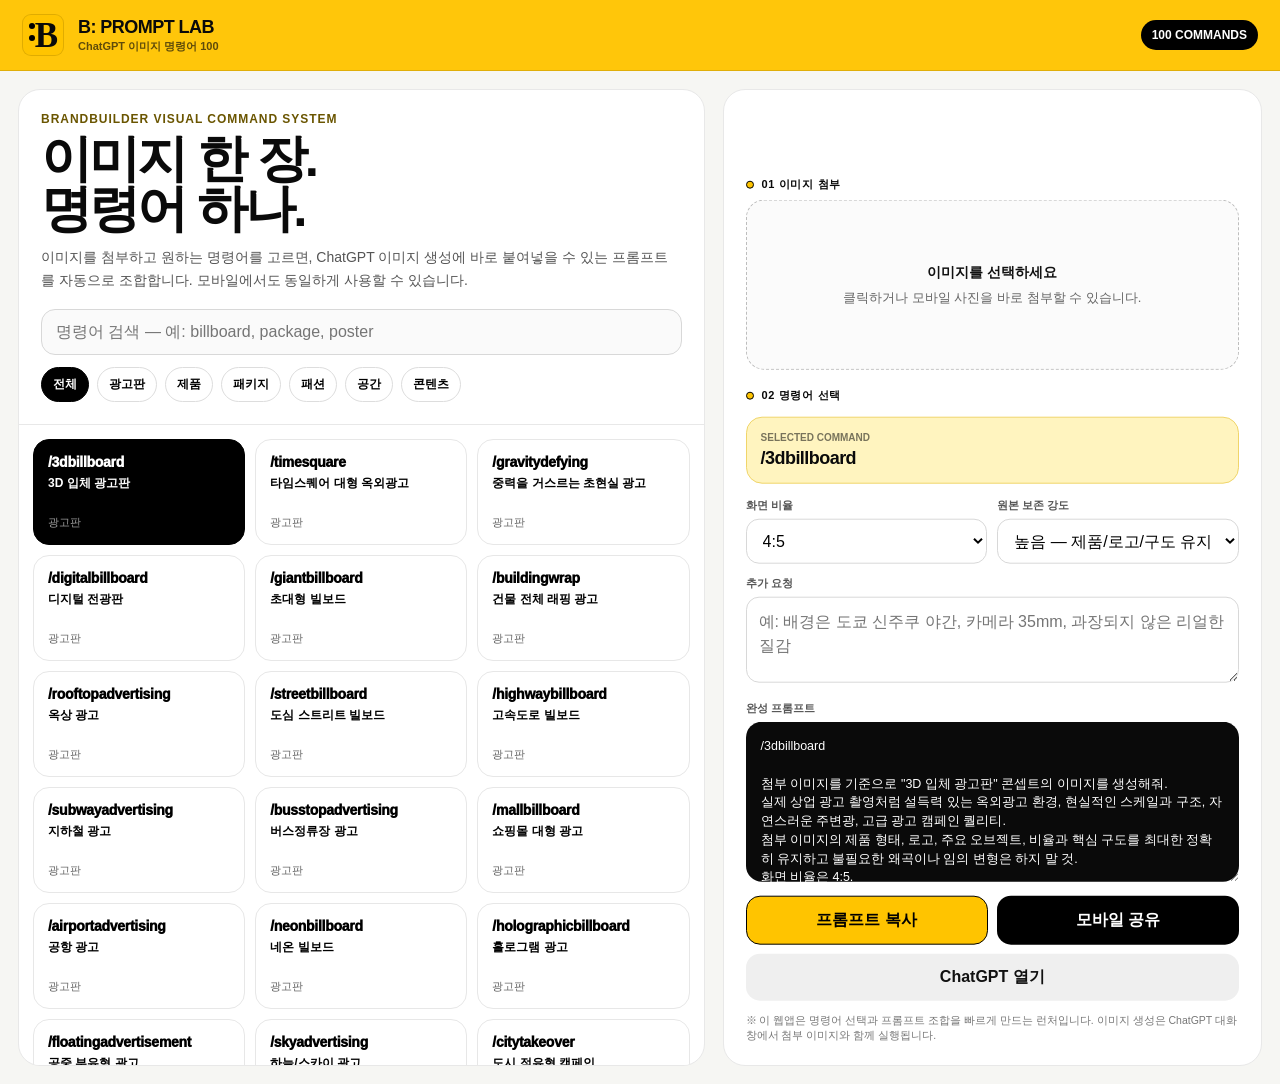
<file: index.html>
<!doctype html>
<html lang="ko">
<head>
<meta charset="utf-8">
<meta name="viewport" content="width=device-width,initial-scale=1,viewport-fit=cover">
<meta name="theme-color" content="#FFC400">
<title>B: Prompt Lab — ChatGPT 이미지 명령어 100</title>
<style>
:root{--yellow:#FFC400;--black:#0A0A0A;--white:#FFF;--muted:#6E6E6E;--line:#E8E8E8;--bg:#F6F6F3;}
*{box-sizing:border-box} body{margin:0;font-family:Inter,Pretendard,-apple-system,BlinkMacSystemFont,"Segoe UI",sans-serif;background:var(--bg);color:var(--black)}
button,input,select,textarea{font:inherit} button{cursor:pointer}
.top{position:sticky;top:0;z-index:20;background:rgba(255,196,0,.96);backdrop-filter:blur(12px);border-bottom:1px solid rgba(0,0,0,.12)}
.topin{max-width:1440px;margin:auto;padding:14px 22px;display:flex;align-items:center;gap:14px}
.logo{width:42px;height:42px;border-radius:9px;border:1px solid rgba(0,0,0,.12)} .logoMark{background:#FFC400;display:flex;align-items:center;justify-content:center;position:relative;overflow:hidden}.logoMark b{font-family:Georgia,serif;font-size:35px;line-height:1;font-weight:900;margin-left:7px}.logoMark .dots{position:absolute;left:6px;top:8px;display:flex;flex-direction:column;gap:6px}.logoMark .dots i{width:6px;height:6px;border-radius:50%;background:#000;display:block}
.brand{display:flex;flex-direction:column;line-height:1.03} .brand b{font-size:18px;letter-spacing:-.03em} .brand span{font-size:11px;font-weight:700;opacity:.65;margin-top:5px}
.topspacer{flex:1} .counter{font-size:12px;font-weight:800;background:#000;color:#fff;border-radius:999px;padding:8px 11px}
.app{max-width:1440px;margin:0 auto;display:grid;grid-template-columns:1.12fr .88fr;gap:18px;padding:18px}
.panel{background:#fff;border:1px solid var(--line);border-radius:22px;overflow:hidden}
.leftHead{padding:22px;border-bottom:1px solid var(--line)}
.eyebrow{font-size:12px;font-weight:900;letter-spacing:.08em;text-transform:uppercase;color:#6a5500}
h1{font-size:clamp(28px,4vw,52px);line-height:.98;letter-spacing:-.055em;margin:8px 0 12px}
.lead{max-width:720px;font-size:14px;line-height:1.6;color:#555;margin:0}
.search{display:flex;gap:10px;margin-top:18px} .search input{flex:1;border:1px solid #d8d8d8;border-radius:14px;padding:13px 14px;outline:none;background:#fafafa}
.search input:focus{border-color:#000;background:#fff}
.filters{display:flex;gap:8px;flex-wrap:wrap;margin-top:12px} .chip{border:1px solid #ddd;background:#fff;border-radius:999px;padding:8px 11px;font-size:12px;font-weight:800}
.chip.active{background:#000;color:#fff;border-color:#000}
.grid{padding:14px;display:grid;grid-template-columns:repeat(3,1fr);gap:10px;max-height:calc(100vh - 260px);overflow:auto}
.card{border:1px solid #e7e7e7;border-radius:16px;padding:14px;background:#fff;text-align:left;transition:.15s;min-height:106px;display:flex;flex-direction:column;justify-content:space-between}
.card:hover{transform:translateY(-1px);border-color:#111;box-shadow:0 8px 22px rgba(0,0,0,.06)} .card.active{background:#000;color:#fff;border-color:#000}
.card .cmd{font-weight:950;font-size:14px;letter-spacing:-.02em;word-break:break-all} .card .meta{font-size:11px;margin-top:16px;opacity:.62} .card .title{font-size:12px;margin-top:5px;font-weight:750}
.builder{padding:22px;position:sticky;top:88px}
.step{display:flex;align-items:center;gap:8px;font-size:11px;font-weight:900;letter-spacing:.06em;text-transform:uppercase;margin-bottom:8px} .dot{width:8px;height:8px;background:var(--yellow);border-radius:50%;border:1px solid #000}
.drop{border:1.5px dashed #bdbdbd;border-radius:18px;background:#fbfbfb;min-height:170px;display:grid;place-items:center;overflow:hidden;position:relative}
.drop input{position:absolute;inset:0;opacity:0;cursor:pointer} .droptext{text-align:center;padding:24px;color:#666;font-size:13px;line-height:1.5} .droptext b{display:block;color:#111;font-size:14px;margin-bottom:5px}
.preview{width:100%;height:220px;object-fit:cover;display:none}
.formrow{display:grid;grid-template-columns:1fr 1fr;gap:10px;margin-top:14px} label{font-size:11px;font-weight:850;color:#555;display:block;margin-bottom:6px}
select,textarea{width:100%;border:1px solid #d8d8d8;border-radius:13px;padding:12px;background:#fff;outline:none} textarea{resize:vertical;min-height:86px;line-height:1.5}
.selected{margin:14px 0 10px;padding:14px;border-radius:16px;background:#fff4bf;border:1px solid #f0d56a} .selected small{display:block;font-size:10px;font-weight:900;opacity:.55;margin-bottom:5px} .selected strong{font-size:18px;letter-spacing:-.03em}
.output{margin-top:14px} .prompt{min-height:160px;background:#0a0a0a;color:#fff;border-radius:16px;padding:15px;border:none;font-size:12.5px}
.actions{display:grid;grid-template-columns:1fr 1fr;gap:9px;margin-top:10px} .btn{border:none;border-radius:14px;padding:13px 14px;font-weight:900} .btn.primary{background:var(--yellow);color:#000;border:1px solid #000} .btn.dark{background:#000;color:#fff} .btn.light{background:#efefef;color:#111}
.actions .wide{grid-column:1/-1}
.note{font-size:10.5px;color:#777;line-height:1.45;margin-top:12px}
.toast{position:fixed;left:50%;bottom:24px;transform:translateX(-50%) translateY(20px);background:#000;color:#fff;padding:11px 14px;border-radius:999px;font-size:12px;font-weight:800;opacity:0;pointer-events:none;transition:.2s;z-index:99} .toast.show{opacity:1;transform:translateX(-50%) translateY(0)}
@media(max-width:980px){.app{grid-template-columns:1fr} .builder{position:static} .grid{max-height:none}}
@media(max-width:680px){.topin{padding:11px 14px} .app{padding:10px;gap:10px} .leftHead,.builder{padding:16px} .grid{grid-template-columns:repeat(2,1fr);padding:10px} .card{min-height:96px} .formrow{grid-template-columns:1fr} h1{font-size:36px} .counter{display:none}}
</style>
</head>
<body>
<header class="top">
  <div class="topin">
    <div class="logo logoMark" aria-label="Brandbuilder logo"><span class="dots"><i></i><i></i></span><b>B</b></div>
    <div class="brand"><b>B: PROMPT LAB</b><span>ChatGPT 이미지 명령어 100</span></div>
    <div class="topspacer"></div><div class="counter">100 COMMANDS</div>
  </div>
</header>

<main class="app">
  <section class="panel">
    <div class="leftHead">
      <div class="eyebrow">Brandbuilder Visual Command System</div>
      <h1>이미지 한 장.<br>명령어 하나.</h1>
      <p class="lead">이미지를 첨부하고 원하는 명령어를 고르면, ChatGPT 이미지 생성에 바로 붙여넣을 수 있는 프롬프트를 자동으로 조합합니다. 모바일에서도 동일하게 사용할 수 있습니다.</p>
      <div class="search"><input id="search" placeholder="명령어 검색 — 예: billboard, package, poster"></div>
      <div class="filters" id="filters"></div>
    </div>
    <div class="grid" id="grid"></div>
  </section>

  <aside class="panel">
    <div class="builder">
      <div class="step"><span class="dot"></span>01 이미지 첨부</div>
      <div class="drop" id="drop">
        <input id="file" type="file" accept="image/*">
        <img id="preview" class="preview" alt="업로드 미리보기">
        <div id="droptext" class="droptext"><b>이미지를 선택하세요</b>클릭하거나 모바일 사진을 바로 첨부할 수 있습니다.</div>
      </div>

      <div class="step" style="margin-top:18px"><span class="dot"></span>02 명령어 선택</div>
      <div class="selected"><small>SELECTED COMMAND</small><strong id="selected">/3dbillboard</strong></div>

      <div class="formrow">
        <div><label>화면 비율</label><select id="ratio"><option>4:5</option><option>1:1</option><option>9:16</option><option>16:9</option><option>3:2</option></select></div>
        <div><label>원본 보존 강도</label><select id="preserve"><option value="high">높음 — 제품/로고/구도 유지</option><option value="medium">중간 — 핵심 요소 유지</option><option value="low">낮음 — 자유롭게 재해석</option></select></div>
      </div>

      <div style="margin-top:12px"><label>추가 요청</label><textarea id="extra" placeholder="예: 배경은 도쿄 신주쿠 야간, 카메라 35mm, 과장되지 않은 리얼한 질감"></textarea></div>

      <div class="output">
        <label>완성 프롬프트</label>
        <textarea id="prompt" class="prompt" readonly></textarea>
      </div>

      <div class="actions">
        <button class="btn primary" id="copy">프롬프트 복사</button>
        <button class="btn dark" id="share">모바일 공유</button>
        <button class="btn light wide" id="open">ChatGPT 열기</button>
      </div>
      <div class="note">※ 이 웹앱은 명령어 선택과 프롬프트 조합을 빠르게 만드는 런처입니다. 이미지 생성은 ChatGPT 대화창에서 첨부 이미지와 함께 실행됩니다.</div>
    </div>
  </aside>
</main>
<div class="toast" id="toast">복사되었습니다.</div>

<script>
const commands = [{"cmd": "/3dbillboard", "cat": "광고판", "title": "3D 입체 광고판"}, {"cmd": "/timesquare", "cat": "광고판", "title": "타임스퀘어 대형 옥외광고"}, {"cmd": "/gravitydefying", "cat": "광고판", "title": "중력을 거스르는 초현실 광고"}, {"cmd": "/digitalbillboard", "cat": "광고판", "title": "디지털 전광판"}, {"cmd": "/giantbillboard", "cat": "광고판", "title": "초대형 빌보드"}, {"cmd": "/buildingwrap", "cat": "광고판", "title": "건물 전체 래핑 광고"}, {"cmd": "/rooftopadvertising", "cat": "광고판", "title": "옥상 광고"}, {"cmd": "/streetbillboard", "cat": "광고판", "title": "도심 스트리트 빌보드"}, {"cmd": "/highwaybillboard", "cat": "광고판", "title": "고속도로 빌보드"}, {"cmd": "/subwayadvertising", "cat": "광고판", "title": "지하철 광고"}, {"cmd": "/busstopadvertising", "cat": "광고판", "title": "버스정류장 광고"}, {"cmd": "/mallbillboard", "cat": "광고판", "title": "쇼핑몰 대형 광고"}, {"cmd": "/airportadvertising", "cat": "광고판", "title": "공항 광고"}, {"cmd": "/neonbillboard", "cat": "광고판", "title": "네온 빌보드"}, {"cmd": "/holographicbillboard", "cat": "광고판", "title": "홀로그램 광고"}, {"cmd": "/floatingadvertisement", "cat": "광고판", "title": "공중 부유형 광고"}, {"cmd": "/skyadvertising", "cat": "광고판", "title": "하늘/스카이 광고"}, {"cmd": "/citytakeover", "cat": "광고판", "title": "도시 점유형 캠페인"}, {"cmd": "/billboardillusion", "cat": "광고판", "title": "착시형 빌보드"}, {"cmd": "/billboard3dreveal", "cat": "광고판", "title": "3D 리빌형 빌보드"}, {"cmd": "/producthero", "cat": "제품", "title": "제품 히어로 컷"}, {"cmd": "/levitation", "cat": "제품", "title": "제품 공중부양 연출"}, {"cmd": "/splash", "cat": "제품", "title": "워터 스플래시 제품 컷"}, {"cmd": "/macroproduct", "cat": "제품", "title": "매크로 디테일"}, {"cmd": "/glassreflection", "cat": "제품", "title": "유리 반사 연출"}, {"cmd": "/chromeproduct", "cat": "제품", "title": "크롬/메탈릭 무드"}, {"cmd": "/floatingproduct", "cat": "제품", "title": "플로팅 제품 연출"}, {"cmd": "/neonstudio", "cat": "제품", "title": "네온 스튜디오"}, {"cmd": "/softbox", "cat": "제품", "title": "소프트박스 조명"}, {"cmd": "/hardlight", "cat": "제품", "title": "하드라이트 조명"}, {"cmd": "/shadowplay", "cat": "제품", "title": "그래픽 섀도 플레이"}, {"cmd": "/monochromestudio", "cat": "제품", "title": "모노크롬 스튜디오"}, {"cmd": "/gradientstudio", "cat": "제품", "title": "그라디언트 배경 스튜디오"}, {"cmd": "/museumdisplay", "cat": "제품", "title": "뮤지엄 디스플레이"}, {"cmd": "/pedestal", "cat": "제품", "title": "페데스탈 제품 전시"}, {"cmd": "/iceproduct", "cat": "제품", "title": "얼음 소재 제품 연출"}, {"cmd": "/waterproduct", "cat": "제품", "title": "물 소재 제품 연출"}, {"cmd": "/smokeproduct", "cat": "제품", "title": "스모크 제품 연출"}, {"cmd": "/sandproduct", "cat": "제품", "title": "샌드 텍스처 제품 연출"}, {"cmd": "/luxuryproduct", "cat": "제품", "title": "럭셔리 에디토리얼 제품 컷"}, {"cmd": "/packagingmockup", "cat": "패키지", "title": "패키지 목업"}, {"cmd": "/boxmockup", "cat": "패키지", "title": "박스 패키지"}, {"cmd": "/pouchmockup", "cat": "패키지", "title": "파우치 패키지"}, {"cmd": "/bottlemockup", "cat": "패키지", "title": "보틀 패키지"}, {"cmd": "/canmockup", "cat": "패키지", "title": "캔 패키지"}, {"cmd": "/labelmockup", "cat": "패키지", "title": "라벨 목업"}, {"cmd": "/shoppingbag", "cat": "패키지", "title": "쇼핑백 브랜딩"}, {"cmd": "/stationery", "cat": "패키지", "title": "스테이셔너리 시스템"}, {"cmd": "/brandwall", "cat": "패키지", "title": "브랜드 월 그래픽"}, {"cmd": "/signage", "cat": "패키지", "title": "사인 시스템"}, {"cmd": "/embosslogo", "cat": "패키지", "title": "엠보싱 로고"}, {"cmd": "/foilstamp", "cat": "패키지", "title": "포일 스탬핑"}, {"cmd": "/stickerpack", "cat": "패키지", "title": "스티커 팩"}, {"cmd": "/retaildisplay", "cat": "패키지", "title": "리테일 디스플레이"}, {"cmd": "/popupstore", "cat": "패키지", "title": "팝업스토어 비주얼"}, {"cmd": "/fashioneditorial", "cat": "패션", "title": "패션 에디토리얼"}, {"cmd": "/streetfashion", "cat": "패션", "title": "스트리트 패션"}, {"cmd": "/runway", "cat": "패션", "title": "런웨이 무드"}, {"cmd": "/beautyshot", "cat": "패션", "title": "뷰티 클로즈업"}, {"cmd": "/cinematicportrait", "cat": "패션", "title": "시네마틱 포트레이트"}, {"cmd": "/magazinecover", "cat": "패션", "title": "매거진 커버"}, {"cmd": "/lookbook", "cat": "패션", "title": "룩북"}, {"cmd": "/studiofashion", "cat": "패션", "title": "스튜디오 패션"}, {"cmd": "/backlightportrait", "cat": "패션", "title": "역광 인물"}, {"cmd": "/flashportrait", "cat": "패션", "title": "직광 플래시 인물"}, {"cmd": "/monochromeportrait", "cat": "패션", "title": "모노크롬 인물"}, {"cmd": "/luxuryfashion", "cat": "패션", "title": "럭셔리 패션"}, {"cmd": "/minimalfashion", "cat": "패션", "title": "미니멀 패션"}, {"cmd": "/sportsfashion", "cat": "패션", "title": "스포츠 패션"}, {"cmd": "/travelportrait", "cat": "패션", "title": "트래블 포트레이트"}, {"cmd": "/interiorrender", "cat": "공간", "title": "인테리어 렌더"}, {"cmd": "/exteriordesign", "cat": "공간", "title": "익스테리어 디자인"}, {"cmd": "/storefront", "cat": "공간", "title": "스토어 프런트"}, {"cmd": "/cafeinterior", "cat": "공간", "title": "카페 인테리어"}, {"cmd": "/restaurantinterior", "cat": "공간", "title": "레스토랑 인테리어"}, {"cmd": "/officeinterior", "cat": "공간", "title": "오피스 인테리어"}, {"cmd": "/hotelinterior", "cat": "공간", "title": "호텔 인테리어"}, {"cmd": "/galleryspace", "cat": "공간", "title": "갤러리 공간"}, {"cmd": "/popupexterior", "cat": "공간", "title": "팝업 외관"}, {"cmd": "/nightarchitecture", "cat": "공간", "title": "야간 건축"}, {"cmd": "/daylightinterior", "cat": "공간", "title": "자연광 인테리어"}, {"cmd": "/materialstudy", "cat": "공간", "title": "재료/마감 스터디"}, {"cmd": "/furniturefocus", "cat": "공간", "title": "가구 포커스"}, {"cmd": "/wayfinding", "cat": "공간", "title": "웨이파인딩"}, {"cmd": "/brandspace", "cat": "공간", "title": "브랜드 공간"}, {"cmd": "/poster", "cat": "콘텐츠", "title": "포스터"}, {"cmd": "/editorialposter", "cat": "콘텐츠", "title": "에디토리얼 포스터"}, {"cmd": "/typographyposter", "cat": "콘텐츠", "title": "타이포그래피 포스터"}, {"cmd": "/socialpost", "cat": "콘텐츠", "title": "소셜 미디어 포스트"}, {"cmd": "/storycover", "cat": "콘텐츠", "title": "스토리 커버"}, {"cmd": "/reelcover", "cat": "콘텐츠", "title": "릴스 커버"}, {"cmd": "/youtubethumbnail", "cat": "콘텐츠", "title": "유튜브 썸네일"}, {"cmd": "/albumcover", "cat": "콘텐츠", "title": "앨범 커버"}, {"cmd": "/bookcover", "cat": "콘텐츠", "title": "북 커버"}, {"cmd": "/eventposter", "cat": "콘텐츠", "title": "이벤트 포스터"}, {"cmd": "/campaignvisual", "cat": "콘텐츠", "title": "캠페인 비주얼"}, {"cmd": "/keyvisual", "cat": "콘텐츠", "title": "키 비주얼"}, {"cmd": "/collage", "cat": "콘텐츠", "title": "콜라주"}, {"cmd": "/minimalgraphic", "cat": "콘텐츠", "title": "미니멀 그래픽"}, {"cmd": "/3dtypography", "cat": "콘텐츠", "title": "3D 타이포그래피"}];
const grid = document.getElementById('grid');
const filters = document.getElementById('filters');
const selected = document.getElementById('selected');
const promptBox = document.getElementById('prompt');
const ratio = document.getElementById('ratio');
const preserve = document.getElementById('preserve');
const extra = document.getElementById('extra');
const search = document.getElementById('search');
let activeCat = '전체';
let activeCmd = commands[0];

const preserveText = {
  high:'첨부 이미지의 제품 형태, 로고, 주요 오브젝트, 비율과 핵심 구도를 최대한 정확히 유지하고 불필요한 왜곡이나 임의 변형은 하지 말 것.',
  medium:'첨부 이미지의 핵심 오브젝트와 브랜드 인상은 유지하되, 연출과 배경은 자연스럽게 재구성할 것.',
  low:'첨부 이미지를 레퍼런스로 활용하되, 콘셉트에 맞게 과감하게 재해석할 것.'
};
const catPrompt = {
 '광고판':'실제 상업 광고 촬영처럼 설득력 있는 옥외광고 환경, 현실적인 스케일과 구조, 자연스러운 주변광, 고급 광고 캠페인 퀄리티.',
 '제품':'프리미엄 상업 제품사진, 정교한 재질 표현, 현실적인 빛과 그림자, 스튜디오급 디테일, 과장된 AI 느낌 배제.',
 '패키지':'브랜드 아이덴티티가 살아나는 패키지/리테일 목업, 실제 제작 가능한 구조와 소재, 고급 인쇄/후가공 질감.',
 '패션':'패션 매거진 수준의 에디토리얼 촬영, 자연스러운 인체 비율, 스타일링과 라이팅의 완성도, 과도한 보정 배제.',
 '공간':'실제 시공 가능성을 고려한 건축/인테리어 비주얼, 정확한 원근, 재료와 조명의 현실성, 프리미엄 공간 브랜딩.',
 '콘텐츠':'디자인 스튜디오 수준의 편집감, 명확한 시각적 위계와 여백, 세련된 타이포그래피 감각, 템플릿 느낌 배제.'
};

function buildPrompt(){
  const e = extra.value.trim();
  promptBox.value = `${activeCmd.cmd}

첨부 이미지를 기준으로 "${activeCmd.title}" 콘셉트의 이미지를 생성해줘.
${catPrompt[activeCmd.cat]}
${preserveText[preserve.value]}
화면 비율은 ${ratio.value}.
브랜드 비주얼은 Yellow / Black / White를 우선적으로 활용하되, 장면에 맞지 않으면 자연스럽게 조정.
텍스트나 로고가 포함된 경우 형태를 깨뜨리거나 임의로 바꾸지 말 것.
전체 결과는 실제 크리에이티브 디렉터가 디렉팅한 상업 캠페인처럼 세련되고 사실적으로 표현.
${e ? '추가 요청: '+e : ''}`.trim();
}

function render(){
  const q = search.value.toLowerCase().trim();
  const list = commands.filter(x => (activeCat==='전체'||x.cat===activeCat) && (!q || (x.cmd+' '+x.title+' '+x.cat).toLowerCase().includes(q)));
  grid.innerHTML = '';
  list.forEach(x=>{
    const b=document.createElement('button'); b.className='card'+(x.cmd===activeCmd.cmd?' active':'');
    b.innerHTML=`<div><div class="cmd">${x.cmd}</div><div class="title">${x.title}</div></div><div class="meta">${x.cat}</div>`;
    b.onclick=()=>{activeCmd=x;selected.textContent=x.cmd;buildPrompt();render(); if(innerWidth<981) document.querySelector('.builder').scrollIntoView({behavior:'smooth',block:'start'});};
    grid.appendChild(b);
  });
}
const cats=['전체',...new Set(commands.map(x=>x.cat))];
cats.forEach(c=>{ const b=document.createElement('button'); b.className='chip'+(c==='전체'?' active':''); b.textContent=c; b.onclick=()=>{activeCat=c;document.querySelectorAll('.chip').forEach(x=>x.classList.remove('active'));b.classList.add('active');render();}; filters.appendChild(b); });
search.oninput=render; ratio.onchange=buildPrompt; preserve.onchange=buildPrompt; extra.oninput=buildPrompt;

document.getElementById('file').onchange=e=>{
 const f=e.target.files[0]; if(!f)return; const r=new FileReader(); r.onload=()=>{const p=document.getElementById('preview');p.src=r.result;p.style.display='block';document.getElementById('droptext').style.display='none';}; r.readAsDataURL(f);
};
function toast(t){const el=document.getElementById('toast');el.textContent=t;el.classList.add('show');setTimeout(()=>el.classList.remove('show'),1400);}
document.getElementById('copy').onclick=async()=>{await navigator.clipboard.writeText(promptBox.value);toast('프롬프트를 복사했습니다.');};
document.getElementById('share').onclick=async()=>{ if(navigator.share){await navigator.share({title:'B: Prompt Lab',text:promptBox.value})} else {await navigator.clipboard.writeText(promptBox.value);toast('공유 대신 클립보드에 복사했습니다.')} };
document.getElementById('open').onclick=async()=>{try{await navigator.clipboard.writeText(promptBox.value)}catch(e){} window.open('https://chatgpt.com','_blank','noopener');};
buildPrompt(); render();
</script>
</body>
</html>
</file>
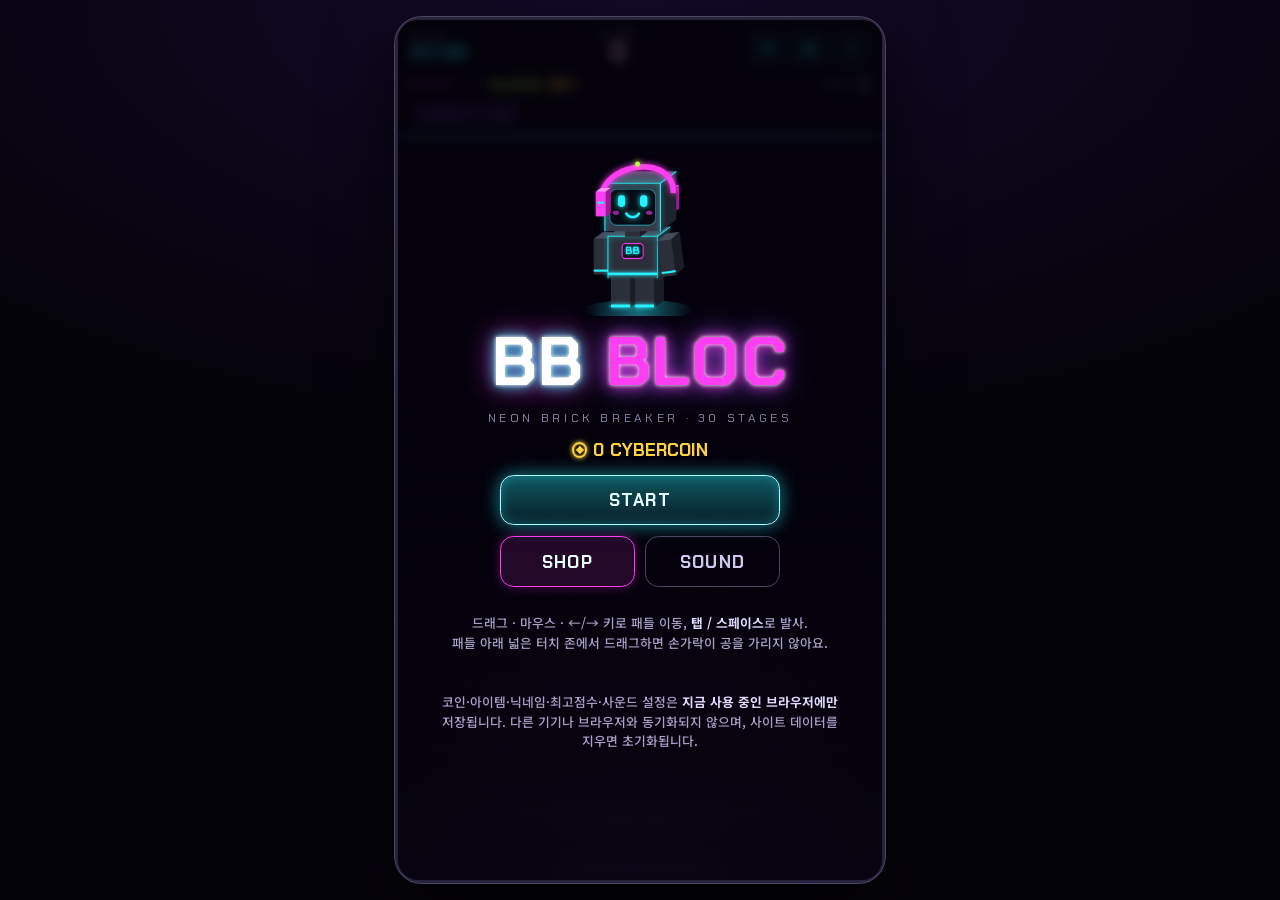
<file: bb-bloc/index.html>
<!doctype html>
<html lang="ko">
<head>
<meta charset="utf-8">
<meta name="viewport" content="width=device-width,initial-scale=1,viewport-fit=cover,user-scalable=no">
<meta name="theme-color" content="#05030a">
<meta name="description" content="BB BLOC — 네온 아케이드 벽돌깨기. 30 스테이지, 콤보 스코어, 사이버코인 상점, MR.BB와 함께.">
<title>BB BLOC</title>
<link rel="preconnect" href="https://fonts.googleapis.com">
<link rel="preconnect" href="https://fonts.gstatic.com" crossorigin>
<link href="https://fonts.googleapis.com/css2?family=Chakra+Petch:wght@500;600;700&family=Noto+Sans+KR:wght@500;700;900&display=swap" rel="stylesheet">
<style>
:root{
  color-scheme:dark;
  --bg:#05030a; --ink:#eaf6ff; --dim:#8e89ad; --line:#2a2440;
  --cyan:#27f3ff; --mag:#ff3df2; --vio:#9b5cff; --lime:#b6ff3b; --gold:#ffd23f; --red:#ff4d6d;
  --panel:rgba(10,7,22,.9);
  --u:1;
  --f:'Chakra Petch','Noto Sans KR',system-ui,-apple-system,'Apple SD Gothic Neo',sans-serif;
  --fk:'Noto Sans KR','Chakra Petch',system-ui,-apple-system,'Apple SD Gothic Neo',sans-serif;
}
*{box-sizing:border-box}
[hidden]{display:none!important}
html,body{height:100%;margin:0;background:var(--bg);color:var(--ink);overflow:hidden;overscroll-behavior:none}
body{position:fixed;inset:0;display:flex;align-items:center;justify-content:center;font-family:var(--f);
  -webkit-user-select:none;user-select:none;-webkit-tap-highlight-color:transparent;-webkit-touch-callout:none;
  background:radial-gradient(120% 80% at 50% 0%,#140a2a 0%,#05030a 60%) var(--bg)}
button,input{font:inherit;color:inherit}
button{touch-action:manipulation;cursor:pointer}
#frame{position:relative;border-radius:calc(var(--u)*20px);transition:box-shadow .3s}
#game{position:relative;width:100%;height:100%;overflow:hidden;border-radius:calc(var(--u)*15px);background:#000;touch-action:none}
#cv{position:absolute;inset:0;width:100%;height:100%;display:block}

/* frames */
.frame-classic{padding:3px;background:#27233a;box-shadow:0 0 0 1px #4b4566,0 24px 70px rgba(0,0,0,.7)}
.frame-cyber{padding:5px;background:linear-gradient(180deg,#27f3ff,#0a8fa8 50%,#27f3ff);box-shadow:0 0 22px rgba(39,243,255,.55),0 0 60px rgba(39,243,255,.18)}
.frame-cyber::before,.frame-cyber::after{content:"";position:absolute;width:28px;height:28px;border:3px solid #eaffff;pointer-events:none;filter:drop-shadow(0 0 6px #27f3ff)}
.frame-cyber::before{top:-7px;left:-7px;border-right:0;border-bottom:0;border-radius:6px 0 0 0}
.frame-cyber::after{bottom:-7px;right:-7px;border-left:0;border-top:0;border-radius:0 0 6px 0}
.frame-nova{padding:5px;background:linear-gradient(135deg,#ff3df2,#9b5cff 45%,#ff7ad9 70%,#ff3df2);box-shadow:0 0 26px rgba(255,61,242,.55),0 0 80px rgba(155,92,255,.25)}
.frame-gold{padding:9px;background:radial-gradient(circle,#fffbe0 0 1.6px,#ffd23f 2.4px,rgba(0,0,0,0) 3.4px) 0 0/15px 15px,linear-gradient(180deg,#8a5a00,#3a2600 50%,#8a5a00);box-shadow:0 0 0 2px #ffd23f,0 0 28px rgba(255,210,63,.5)}

/* HUD */
#hud{position:absolute;left:0;right:0;top:0;padding:calc(var(--u)*7px) calc(var(--u)*9px) 0;pointer-events:none;z-index:5;
  background:linear-gradient(180deg,rgba(5,3,10,.92) 0%,rgba(5,3,10,.72) 78%,rgba(5,3,10,0) 100%);height:calc(var(--u)*86px)}
.hrow{display:flex;align-items:center;gap:calc(var(--u)*6px)}
.lbl{font-size:calc(var(--u)*7.5px);letter-spacing:.14em;color:var(--dim);font-weight:600;text-transform:uppercase;line-height:1}
.val{font-weight:700;font-variant-numeric:tabular-nums;line-height:1.05}
#hStage{min-width:calc(var(--u)*58px)}
#hStage .val{font-size:calc(var(--u)*15px);color:var(--cyan);text-shadow:0 0 8px rgba(39,243,255,.6)}
#hScoreBox{flex:1;text-align:center;min-width:0}
#hScore{font-size:calc(var(--u)*19px);color:#fff;text-shadow:0 0 10px rgba(255,61,242,.7),0 0 2px #fff;white-space:nowrap;overflow:hidden;text-overflow:ellipsis}
.hbtns{display:flex;gap:calc(var(--u)*5px);pointer-events:auto}
.ibtn{width:calc(var(--u)*27px);height:calc(var(--u)*27px);border-radius:calc(var(--u)*8px);border:1px solid rgba(39,243,255,.45);background:rgba(8,20,30,.7);display:grid;place-items:center;padding:0;box-shadow:0 0 8px rgba(39,243,255,.2) inset}
.ibtn svg{width:58%;height:58%;fill:none;stroke:var(--cyan);stroke-width:2.2;stroke-linecap:round;stroke-linejoin:round}
.ibtn:active{transform:scale(.94)}
.ibtn:focus-visible,.btn:focus-visible,.tab:focus-visible{outline:2px solid var(--gold);outline-offset:2px}
#row2{margin-top:calc(var(--u)*6px);font-size:calc(var(--u)*10.5px)}
#hLives{display:flex;gap:calc(var(--u)*2px)}
#hLives i{width:calc(var(--u)*9px);height:calc(var(--u)*9px);display:block;background:var(--mag);clip-path:path('M4.5 8.2 0.9 4.6A2.2 2.2 0 0 1 4.5 1.8 2.2 2.2 0 0 1 8.1 4.6Z');filter:drop-shadow(0 0 3px var(--mag))}
#hLives i.off{background:#3a2440;filter:none}
#hName{color:var(--lime);font-family:var(--fk);font-weight:700;max-width:calc(var(--u)*96px);overflow:hidden;text-overflow:ellipsis;white-space:nowrap;text-shadow:0 0 6px rgba(182,255,59,.5)}
#hCoins{color:var(--gold);display:flex;align-items:center;gap:3px;position:relative;text-shadow:0 0 6px rgba(255,210,63,.5)}
.coin{display:inline-block;width:.9em;height:.9em;border-radius:50%;border:2px solid var(--gold);box-shadow:0 0 5px var(--gold),inset 0 0 3px var(--gold);position:relative;flex:none}
.coin::after{content:"";position:absolute;inset:25%;background:var(--gold);transform:rotate(45deg)}
#coinDelta{position:absolute;left:100%;margin-left:4px;font-size:.9em;white-space:nowrap;opacity:0;transition:opacity .3s}
#coinDelta.plus{color:var(--lime);opacity:1} #coinDelta.minus{color:var(--red);opacity:1}
#hBest{margin-left:auto;color:var(--dim);white-space:nowrap}
#hBest b{color:#d9d4f5;font-variant-numeric:tabular-nums}
#row3{margin-top:calc(var(--u)*6px);gap:calc(var(--u)*4px);flex-wrap:nowrap;overflow:hidden}
.chip{display:flex;align-items:center;gap:4px;height:calc(var(--u)*17px);padding:0 calc(var(--u)*6px);border-radius:999px;font-size:calc(var(--u)*9px);font-weight:700;white-space:nowrap;border:1px solid;position:relative;overflow:hidden;font-variant-numeric:tabular-nums}
.chip .bar{position:absolute;left:0;bottom:0;height:2px;background:currentColor;opacity:.9}
#hCombo{flex:none;color:var(--vio);border-color:rgba(155,92,255,.6);background:rgba(155,92,255,.12)}
#hCombo.hot{color:#fff;border-color:var(--mag);background:rgba(255,61,242,.22);text-shadow:0 0 6px var(--mag)}
#fx{display:flex;gap:calc(var(--u)*3px);min-width:0;overflow:hidden}
#fx .chip{padding:0 calc(var(--u)*5px);font-size:calc(var(--u)*8.5px)}
#credit{position:absolute;left:0;right:0;bottom:calc(var(--u)*5px);text-align:center;font-size:calc(var(--u)*8px);letter-spacing:.2em;color:rgba(200,190,255,.45);pointer-events:none;z-index:4}

/* overlays */
.ov{position:absolute;inset:0;z-index:20;display:flex;flex-direction:column;align-items:center;justify-content:center;gap:calc(var(--u)*10px);
  padding:calc(var(--u)*18px) calc(var(--u)*18px);background:rgba(4,2,10,.8);-webkit-backdrop-filter:blur(6px);backdrop-filter:blur(6px);text-align:center;overflow:auto}
.ov{justify-content:flex-start}.ov>*{flex:none}.ov>:first-child{margin-top:auto}.ov>:last-child{margin-bottom:auto}
.ov.top{z-index:30}.ov.top2{z-index:40}
.ov h1,.ov h2{margin:0;font-weight:700;line-height:1;text-wrap:balance}
.logo{font-size:calc(var(--u)*50px);letter-spacing:.04em;color:#fff;text-shadow:0 0 4px #fff,0 0 14px var(--cyan),0 0 30px var(--mag)}
.logo span{color:var(--mag);text-shadow:0 0 4px #fff,0 0 14px var(--mag),0 0 30px var(--vio)}
.sub{font-size:calc(var(--u)*9px);letter-spacing:.3em;color:var(--dim)}
.h2{font-size:calc(var(--u)*24px);color:var(--cyan);text-shadow:0 0 12px rgba(39,243,255,.7)}
.h2.pink{color:var(--mag);text-shadow:0 0 12px rgba(255,61,242,.7)}
.h2.gold{color:var(--gold);text-shadow:0 0 12px rgba(255,210,63,.7)}
.btn{min-width:calc(var(--u)*150px);padding:calc(var(--u)*10px) calc(var(--u)*16px);border-radius:calc(var(--u)*10px);border:1.5px solid var(--cyan);background:rgba(39,243,255,.08);color:#eaffff;
  font-weight:700;font-size:calc(var(--u)*13px);letter-spacing:.08em;box-shadow:0 0 12px rgba(39,243,255,.25),inset 0 0 10px rgba(39,243,255,.12);transition:transform .08s,background .15s}
.btn:active{transform:scale(.96)}
.btn.pri{background:linear-gradient(180deg,rgba(39,243,255,.35),rgba(39,243,255,.12));border-color:#aaffff;box-shadow:0 0 18px rgba(39,243,255,.55),inset 0 0 12px rgba(39,243,255,.3)}
.btn.pink{border-color:var(--mag);background:rgba(255,61,242,.12);box-shadow:0 0 12px rgba(255,61,242,.3)}
.btn.gold{border-color:var(--gold);background:rgba(255,210,63,.12);box-shadow:0 0 12px rgba(255,210,63,.3);color:#fff5cf}
.btn.ghost{border-color:#4b4566;background:transparent;box-shadow:none;color:#cfc9ee}
.btn:disabled{opacity:.38;cursor:not-allowed;box-shadow:none}
.btns{display:flex;flex-direction:column;gap:calc(var(--u)*8px);align-items:stretch}
.btnrow{display:flex;gap:calc(var(--u)*8px);justify-content:center;flex-wrap:wrap}
.btnrow .btn{min-width:calc(var(--u)*100px)}
.note{font-family:var(--fk);font-size:calc(var(--u)*9.5px);line-height:1.55;color:#a9a3c9;max-width:calc(var(--u)*300px);font-weight:500}
.note b{color:#e1dcff}
.warn{color:#ffb86b}
.stats{display:grid;grid-template-columns:1fr 1fr;gap:calc(var(--u)*6px);width:100%;max-width:calc(var(--u)*300px)}
.stat{border:1px solid var(--line);border-radius:calc(var(--u)*8px);padding:calc(var(--u)*7px);background:rgba(20,14,40,.6);text-align:left}
.stat .lbl{display:block;margin-bottom:4px}
.stat .val{font-size:calc(var(--u)*14px);word-break:break-all}
.stat.wide{grid-column:1/-1}
.msg{font-family:var(--fk);font-size:calc(var(--u)*13px);font-weight:700;line-height:1.5;color:#fff;background:rgba(39,243,255,.08);border:1px solid rgba(39,243,255,.4);border-radius:calc(var(--u)*12px);padding:calc(var(--u)*9px) calc(var(--u)*12px);max-width:calc(var(--u)*290px);position:relative}
.msg::before{content:"";position:absolute;top:-7px;left:50%;margin-left:-6px;border:6px solid transparent;border-top:0;border-bottom:7px solid rgba(39,243,255,.4)}
.mrbb{width:calc(var(--u)*150px);height:calc(var(--u)*170px)}
.mrbb.sm{width:calc(var(--u)*110px);height:calc(var(--u)*124px)}
.wallet{display:inline-flex;align-items:center;gap:6px;font-weight:700;color:var(--gold);font-size:calc(var(--u)*13px);font-variant-numeric:tabular-nums}

/* panels (shop/sound) */
.panel{width:100%;max-width:calc(var(--u)*330px);background:var(--panel);border:1px solid var(--line);border-radius:calc(var(--u)*14px);padding:calc(var(--u)*12px);display:flex;flex-direction:column;gap:calc(var(--u)*10px);text-align:left;max-height:100%}
.phead{display:flex;align-items:center;justify-content:space-between;gap:8px}
.phead h2{font-size:calc(var(--u)*18px);color:#fff;letter-spacing:.06em}
.tabs{display:flex;gap:4px;background:#0c0818;border-radius:10px;padding:3px;border:1px solid var(--line)}
.tab{flex:1;border:0;background:transparent;border-radius:8px;padding:calc(var(--u)*7px) 0;font-size:calc(var(--u)*11px);font-weight:700;color:var(--dim);letter-spacing:.06em}
.tab[aria-selected="true"]{background:rgba(39,243,255,.15);color:var(--cyan);box-shadow:inset 0 0 0 1px rgba(39,243,255,.5)}
.scroll{overflow:auto;-webkit-overflow-scrolling:touch;touch-action:pan-y;display:flex;flex-direction:column;gap:calc(var(--u)*7px);min-height:0}
.item{display:grid;grid-template-columns:calc(var(--u)*78px) 1fr auto;align-items:center;gap:calc(var(--u)*9px);border:1px solid var(--line);border-radius:calc(var(--u)*10px);padding:calc(var(--u)*8px);background:rgba(20,14,40,.55)}
.item.eq{border-color:rgba(182,255,59,.6);box-shadow:inset 0 0 12px rgba(182,255,59,.12)}
.item canvas{width:100%;height:calc(var(--u)*34px);display:block;border-radius:6px;background:#05030a}
.fprev{width:calc(var(--u)*44px);height:calc(var(--u)*60px);margin:0 auto;border-radius:9px;position:relative}
.fprev>div{width:100%;height:100%;border-radius:6px;background:#000 radial-gradient(circle at 50% 30%,#1a1034,#000)}
.fprev.frame-cyber::before,.fprev.frame-cyber::after{width:12px;height:12px;border-width:2px}
.fprev.frame-cyber::before{top:-4px;left:-4px}.fprev.frame-cyber::after{bottom:-4px;right:-4px}
.frame-gold.fprev{padding:5px;background-size:9px 9px,auto}
.iname{font-weight:700;font-size:calc(var(--u)*12px)}
.iprice{font-size:calc(var(--u)*10px);color:var(--gold);margin-top:3px;display:flex;align-items:center;gap:4px;font-variant-numeric:tabular-nums}
.iprice.own{color:var(--lime)}
.item .btn{min-width:calc(var(--u)*72px);padding:calc(var(--u)*7px) calc(var(--u)*8px);font-size:calc(var(--u)*10.5px)}
.field{display:flex;flex-direction:column;gap:6px}
.field label{font-size:calc(var(--u)*10px);color:var(--dim);letter-spacing:.1em;font-weight:600}
.field input[type=text]{width:100%;padding:calc(var(--u)*10px);border-radius:10px;border:1px solid #4b4566;background:#0c0818;font-family:var(--fk);font-size:16px;color:#fff;outline:none;-webkit-user-select:text;user-select:text}
.field input[type=text]:focus{border-color:var(--cyan);box-shadow:0 0 0 2px rgba(39,243,255,.25)}
.hint{font-family:var(--fk);font-size:calc(var(--u)*9.5px);color:var(--dim);line-height:1.5}
.hint.err{color:var(--red)} .hint.ok{color:var(--lime)}
.ledger{font-size:calc(var(--u)*9.5px);font-family:var(--fk);display:flex;flex-direction:column;gap:3px;color:#b9b3da}
.ledger div{display:flex;justify-content:space-between;gap:8px}
.ledger .p{color:var(--lime)} .ledger .m{color:var(--red)}
.srow{display:grid;grid-template-columns:calc(var(--u)*64px) 1fr calc(var(--u)*34px);align-items:center;gap:10px;font-size:calc(var(--u)*11px);font-weight:600}
.srow output{text-align:right;font-variant-numeric:tabular-nums;color:var(--cyan)}
input[type=range]{width:100%;accent-color:var(--cyan);height:24px;touch-action:pan-x}
.switch{display:flex;align-items:center;justify-content:space-between;font-size:calc(var(--u)*11px);font-weight:600}
.switch button{min-width:0;padding:calc(var(--u)*6px) calc(var(--u)*12px);font-size:calc(var(--u)*11px)}
#shotImg{max-width:100%;max-height:52vh;border-radius:10px;border:1px solid var(--line);display:block;margin:0 auto;-webkit-touch-callout:default;-webkit-user-select:auto;user-select:auto}
a.btn{text-decoration:none;display:inline-block;text-align:center}
#toast{position:absolute;left:50%;top:44%;transform:translate(-50%,-50%) scale(.9);z-index:60;background:rgba(10,7,22,.95);border:1px solid var(--mag);color:#fff;padding:10px 16px;border-radius:12px;font-family:var(--fk);font-size:calc(var(--u)*11.5px);font-weight:700;opacity:0;pointer-events:none;transition:.2s;box-shadow:0 0 18px rgba(255,61,242,.4);max-width:86%;text-align:center}
#toast.show{opacity:1;transform:translate(-50%,-50%) scale(1)}
@media (prefers-reduced-motion:reduce){.btn,.ibtn,#toast{transition:none}}
</style>
</head>
<body>
<div id="frame" class="frame-classic">
  <div id="game">
    <canvas id="cv" aria-label="BB BLOC 게임 화면"></canvas>

    <div id="hud">
      <div class="hrow">
        <div id="hStage"><div class="lbl">Stage</div><div class="val" id="hStageV">01/30</div></div>
        <div id="hScoreBox"><div class="lbl">Score</div><div class="val" id="hScore">0</div></div>
        <div class="hbtns">
          <button class="ibtn" id="bMute" aria-label="사운드 켜기/끄기"><svg viewBox="0 0 24 24" id="icoSound"><path d="M4 9h4l5-4v14l-5-4H4z"/><path d="M16.5 8.5a5 5 0 0 1 0 7M19 6a8.5 8.5 0 0 1 0 12"/></svg></button>
          <button class="ibtn" id="bShot" aria-label="점수 이미지 저장"><svg viewBox="0 0 24 24"><path d="M4 8h3l2-3h6l2 3h3v11H4z"/><circle cx="12" cy="13" r="3.5"/></svg></button>
          <button class="ibtn" id="bPause" aria-label="일시정지"><svg viewBox="0 0 24 24"><path d="M8 5v14M16 5v14"/></svg></button>
        </div>
      </div>
      <div class="hrow" id="row2">
        <div id="hLives" aria-label="남은 목숨"></div>
        <div id="hName">PLAYER</div>
        <div id="hCoins"><span class="coin"></span><span class="val" id="hCoinV">0</span><span id="coinDelta"></span></div>
        <div id="hBest">BEST <b id="hBestV">0</b></div>
      </div>
      <div class="hrow" id="row3">
        <div class="chip" id="hCombo">COMBO <span id="hComboN">0</span> <span id="hComboM">×1.00</span></div>
        <div id="fx"></div>
      </div>
    </div>
    <div id="credit">-by Brandbuilder-</div>

    <!-- TITLE -->
    <div class="ov" id="ovTitle">
      <canvas class="mrbb sm" id="mrTitle" width="220" height="248"></canvas>
      <h1 class="logo">BB <span>BLOC</span></h1>
      <div class="sub">NEON BRICK BREAKER · 30 STAGES</div>
      <div class="wallet"><span class="coin"></span><span id="tCoins">0</span> CYBERCOIN</div>
      <div class="btns">
        <button class="btn pri" id="bStart">START</button>
        <div class="btnrow"><button class="btn pink" id="bShopT">SHOP</button><button class="btn ghost" id="bSoundT">SOUND</button></div>
      </div>
      <p class="note">드래그 · 마우스 · ←/→ 키로 패들 이동, <b>탭 / 스페이스</b>로 발사.<br>패들 아래 넓은 터치 존에서 드래그하면 손가락이 공을 가리지 않아요.</p>
      <p class="note" id="storageNote">코인·아이템·닉네임·최고점수·사운드 설정은 <b>지금 사용 중인 브라우저에만</b> 저장됩니다. 다른 기기나 브라우저와 동기화되지 않으며, 사이트 데이터를 지우면 초기화됩니다.</p>
    </div>

    <!-- PAUSE -->
    <div class="ov" id="ovPause" hidden>
      <h2 class="h2">PAUSED</h2>
      <div class="sub" id="pInfo">STAGE 1</div>
      <div class="btns">
        <button class="btn pri" id="bResume">RESUME</button>
        <button class="btn gold" id="bShotP">SAVE SCORE</button>
        <div class="btnrow"><button class="btn pink" id="bShopP">SHOP</button><button class="btn ghost" id="bSoundP">SOUND</button></div>
        <button class="btn ghost" id="bRestart">RESTART RUN</button>
      </div>
      <div id="restartAsk" hidden class="panel" style="text-align:center">
        <div class="note" style="max-width:none">현재 런을 포기하고 스테이지 1부터 다시 시작할까요? 지갑의 코인과 구매한 아이템은 유지됩니다.</div>
        <div class="btnrow"><button class="btn pink" id="bRestartYes">RESTART</button><button class="btn ghost" id="bRestartNo">CANCEL</button></div>
      </div>
    </div>

    <!-- STAGE CLEAR / COMPLETE -->
    <div class="ov" id="ovClear" hidden>
      <h2 class="h2" id="cTitle">STAGE 1 CLEAR</h2>
      <canvas class="mrbb" id="mrClear" width="300" height="340"></canvas>
      <div class="msg" id="cMsg"></div>
      <div class="stats">
        <div class="stat"><span class="lbl">Score</span><span class="val" id="cScore">0</span></div>
        <div class="stat"><span class="lbl">Clear Bonus</span><span class="val" style="color:var(--gold)" id="cBonus">+0</span></div>
        <div class="stat"><span class="lbl">Max Combo</span><span class="val" id="cCombo">0</span></div>
        <div class="stat"><span class="lbl">Wallet</span><span class="val" style="color:var(--gold)" id="cWallet">0</span></div>
      </div>
      <div class="btns">
        <button class="btn pri" id="bNext">NEXT STAGE ▶</button>
        <div class="btnrow"><button class="btn gold" id="bShotC">SAVE SCORE</button><button class="btn pink" id="bShopC">SHOP</button></div>
      </div>
    </div>

    <!-- GAME OVER -->
    <div class="ov" id="ovOver" hidden>
      <h2 class="h2 pink">GAME OVER</h2>
      <div class="stats">
        <div class="stat wide"><span class="lbl">Final Score</span><span class="val" id="oScore">0</span></div>
        <div class="stat"><span class="lbl">Stage</span><span class="val" id="oStage">1</span></div>
        <div class="stat"><span class="lbl">Max Combo</span><span class="val" id="oCombo">0</span></div>
        <div class="stat"><span class="lbl">Coins Earned</span><span class="val" style="color:var(--gold)" id="oEarn">0</span></div>
        <div class="stat"><span class="lbl">Wallet</span><span class="val" style="color:var(--gold)" id="oWallet">0</span></div>
      </div>
      <div class="btns">
        <button class="btn gold" id="bCont">CONTINUE</button>
        <div class="hint" id="oContHint" style="text-align:center"></div>
        <div class="btnrow"><button class="btn gold" id="bShotO">SAVE SCORE</button><button class="btn pink" id="bShopO">SHOP</button></div>
        <button class="btn pri" id="bNew">NEW GAME</button>
      </div>
    </div>

    <!-- SHOP -->
    <div class="ov top" id="ovShop" hidden>
      <div class="panel" style="height:100%">
        <div class="phead"><h2>SHOP</h2><div class="wallet"><span class="coin"></span><span id="sCoins">0</span></div><button class="btn ghost" id="bShopClose" style="min-width:0;padding:6px 12px">CLOSE</button></div>
        <div class="tabs" role="tablist">
          <button class="tab" role="tab" data-tab="paddle" aria-selected="true">PADDLE</button>
          <button class="tab" role="tab" data-tab="frame" aria-selected="false">FRAME</button>
          <button class="tab" role="tab" data-tab="name" aria-selected="false">NAME</button>
        </div>
        <div class="scroll" id="shopList" style="flex:1"></div>
        <div>
          <div class="lbl" style="margin-bottom:6px">Coin history</div>
          <div class="ledger" id="ledger"></div>
        </div>
      </div>
    </div>

    <!-- SOUND -->
    <div class="ov top" id="ovSound" hidden>
      <div class="panel">
        <div class="phead"><h2>SOUND</h2><button class="btn ghost" id="bSoundClose" style="min-width:0;padding:6px 12px">DONE</button></div>
        <div class="switch"><span>MUTE ALL</span><button class="btn" id="bMuteSw">OFF</button></div>
        <div class="srow"><label for="volMusic">MUSIC</label><input type="range" id="volMusic" min="0" max="100" step="1"><output id="oMusic">70</output></div>
        <div class="srow"><label for="volSfx">EFFECTS</label><input type="range" id="volSfx" min="0" max="100" step="1"><output id="oSfx">80</output></div>
        <div class="hint">사운드 설정은 이 브라우저에 저장됩니다. 음악은 게임을 일시정지하면 함께 멈춥니다.</div>
      </div>
    </div>

    <!-- SCORE IMAGE -->
    <div class="ov top2" id="ovShot" hidden>
      <h2 class="h2 gold" style="font-size:calc(var(--u)*18px)">SCORE IMAGE</h2>
      <img id="shotImg" alt="BB BLOC 점수 이미지 미리보기">
      <div class="btns">
        <a class="btn gold" id="shotDl" href="#" download="BB-BLOC.png">DOWNLOAD PNG</a>
        <button class="btn pink" id="shotShare" hidden>SHARE</button>
        <button class="btn ghost" id="shotClose">CLOSE</button>
      </div>
      <div class="hint" style="text-align:center">다운로드가 막힌 모바일 브라우저에서는 이미지를 길게 눌러 저장하세요.</div>
    </div>

    <div id="toast" role="status" aria-live="polite"></div>
  </div>
</div>

<script>
'use strict';
if (!CanvasRenderingContext2D.prototype.roundRect) CanvasRenderingContext2D.prototype.roundRect = function (x, y, w, h, r) { r = Math.min(typeof r === 'number' ? r : 0, w / 2, h / 2); this.moveTo(x + r, y); this.arcTo(x + w, y, x + w, y + h, r); this.arcTo(x + w, y + h, x, y + h, r); this.arcTo(x, y + h, x, y, r); this.arcTo(x, y, x + w, y, r); this.closePath(); };
/* ================= CONSTANTS ================= */
const W = 360, H = 640;
const TOPWALL = 86, BRICK_TOP = 98, COLS = 14, CELL_W = (W - 16) / COLS, CELL_H = 12;
const PADDLE_Y = 546, PADDLE_H = 10, BASE_PW = 64, WIDE_PW = 102, BALL_R = 5;
const TOUCH_TOP = 574, MAX_BALLS = 9, MAX_LIVES = 5, START_LIVES = 3, STAGES = 30;
const COLORS = ['#27f3ff', '#ff3df2', '#9b5cff', '#b6ff3b', '#ffd23f'];
const PADDLES = [
  { id: 'cyan', name: 'Neon Cyan', price: 0 },
  { id: 'pink', name: 'Pink Pulse', price: 80 },
  { id: 'gold', name: 'Gold Stripes', price: 160 },
  { id: 'matrix', name: 'Matrix', price: 240 }
];
const FRAMES = [
  { id: 'classic', name: 'Classic', price: 0, pad: 3 },
  { id: 'cyber', name: 'Cyber Cyan', price: 100, pad: 5 },
  { id: 'nova', name: 'Pink Nova', price: 180, pad: 5 },
  { id: 'gold', name: 'Golden Arcade', price: 280, pad: 9 }
];
const NAME_COST = 50, CONTINUE_BASE = 150, CONTINUE_STEP = 50;
const POWER = {
  multi:  { label: 'MULTI', short: 'MULTI', color: '#27f3ff', glyph: 'M', w: 22 },
  wide:   { label: 'WIDE',  color: '#b6ff3b', glyph: 'W', w: 20, dur: 14000 },
  fire:   { label: 'FIRE',  color: '#ff8a2a', glyph: 'F', w: 12, dur: 10000 },
  slow:   { label: 'SLOW',  color: '#9b5cff', glyph: 'S', w: 16, dur: 12000 },
  life:   { label: 'LIFE',  color: '#ff3df2', glyph: '+', w: 8 },
  magnet: { label: 'MAGNET', short: 'MAG', color: '#ffd23f', glyph: 'U', w: 16, dur: 12000 }
};
const TIMED = ['wide', 'fire', 'slow', 'magnet'];
const MAGNET_HOLD = 1.6; // seconds before auto release

/* ================= STORAGE ================= */
const SAVE_KEY = 'bbbloc.save.v1';
let storageOK = true;
const DEFAULT_SAVE = () => ({
  v: 1, coins: 0, name: 'PLAYER', best: '0',
  owned: { paddle: ['cyan'], frame: ['classic'] },
  equipped: { paddle: 'cyan', frame: 'classic' },
  audio: { mute: false, music: 70, sfx: 80 },
  ledger: []
});
function storageGet() {
  try { return localStorage.getItem(SAVE_KEY); } catch (e) { storageOK = false; return null; }
}
function storageSet(v) {
  try { localStorage.setItem(SAVE_KEY, v); return true; } catch (e) { storageOK = false; return false; }
}
(function probe() {
  try { const k = '__bbprobe'; localStorage.setItem(k, '1'); localStorage.removeItem(k); } catch (e) { storageOK = false; }
})();
function clampInt(n, lo, hi, d) { n = Math.floor(Number(n)); return Number.isFinite(n) ? Math.min(hi, Math.max(lo, n)) : d; }
function loadSave() {
  const s = DEFAULT_SAVE();
  let raw = storageGet(), d = null;
  if (raw) { try { d = JSON.parse(raw); } catch (e) { d = null; } }
  if (d && typeof d === 'object') {
    s.coins = clampInt(d.coins, 0, 1e12, 0);
    if (typeof d.name === 'string' && validateName(d.name).ok) s.name = validateName(d.name).name;
    if (typeof d.best === 'string' && /^\d{1,40}$/.test(d.best)) s.best = d.best.replace(/^0+(?=\d)/, '');
    const pIds = PADDLES.map(p => p.id), fIds = FRAMES.map(f => f.id);
    if (d.owned) {
      if (Array.isArray(d.owned.paddle)) s.owned.paddle = [...new Set(['cyan', ...d.owned.paddle.filter(x => pIds.includes(x))])];
      if (Array.isArray(d.owned.frame)) s.owned.frame = [...new Set(['classic', ...d.owned.frame.filter(x => fIds.includes(x))])];
    }
    if (d.equipped) {
      if (s.owned.paddle.includes(d.equipped.paddle)) s.equipped.paddle = d.equipped.paddle;
      if (s.owned.frame.includes(d.equipped.frame)) s.equipped.frame = d.equipped.frame;
    }
    if (d.audio) {
      s.audio.mute = !!d.audio.mute;
      s.audio.music = clampInt(d.audio.music, 0, 100, 70);
      s.audio.sfx = clampInt(d.audio.sfx, 0, 100, 80);
    }
    if (Array.isArray(d.ledger)) s.ledger = d.ledger.filter(e => e && typeof e.t === 'string' && Number.isFinite(e.n)).slice(0, 8).map(e => ({ t: String(e.t).slice(0, 40), n: Math.trunc(e.n) }));
  }
  return s;
}
function validateName(input) {
  if (typeof input !== 'string') return { ok: false, msg: '이름을 입력하세요.' };
  const name = input.normalize('NFC').replace(/\s+/g, ' ').trim();
  const len = Array.from(name).length;
  if (len < 1) return { ok: false, msg: '1자 이상 입력하세요.' };
  if (len > 12) return { ok: false, msg: '최대 12자까지 가능합니다. (현재 ' + len + '자)' };
  if (!/^[0-9A-Za-z가-힣ㄱ-ㆎ _.\-]+$/.test(name)) return { ok: false, msg: '한글, 영문, 숫자, 공백, _ . - 만 사용할 수 있습니다.' };
  return { ok: true, name };
}
let save = loadSave();
let saveTimer = 0;
function persist() { clearTimeout(saveTimer); saveTimer = 0; storageSet(JSON.stringify(save)); }
function persistSoon() { if (!saveTimer) saveTimer = setTimeout(persist, 900); }
function ledger(t, n) { save.ledger.unshift({ t, n }); save.ledger.length = Math.min(save.ledger.length, 8); }

/* ================= DOM ================= */
const $ = id => document.getElementById(id);
const cv = $('cv'), ctx = cv.getContext('2d');
const frameEl = $('frame'), gameEl = $('game');
let scale = 1, dpr = 1;

function resize() {
  const vv = window.visualViewport;
  const vw = vv ? vv.width : window.innerWidth, vh = vv ? vv.height : window.innerHeight;
  const fr = FRAMES.find(f => f.id === save.equipped.frame) || FRAMES[0];
  const gut = vw < 500 ? 6 : 16;
  const pad = fr.pad;
  let gw = Math.min(vw - 2 * gut - 2 * pad, (vh - 2 * gut - 2 * pad) * 9 / 16);
  gw = Math.max(200, Math.floor(gw));
  const gh = Math.round(gw * 16 / 9);
  frameEl.style.width = (gw + 2 * pad) + 'px';
  frameEl.style.height = (gh + 2 * pad) + 'px';
  document.documentElement.style.setProperty('--u', (gw / W).toFixed(4));
  dpr = Math.min(window.devicePixelRatio || 1, 2.5);
  cv.width = Math.round(gw * dpr); cv.height = Math.round(gh * dpr);
  scale = cv.width / W;
  bgCache = null; brickDirty = true;
}
function applyFrame() {
  frameEl.className = 'frame-' + save.equipped.frame;
  resize();
}

/* ================= AUDIO ================= */
const A = {
  ctx: null, master: null, music: null, musicFade: null, sfx: null, noise: null, voices: 0, last: {},
  init() {
    if (this.ctx) { if (this.ctx.state === 'suspended') this.ctx.resume(); return; }
    const AC = window.AudioContext || window.webkitAudioContext;
    if (!AC) return;
    try { this.ctx = new AC(); } catch (e) { return; }
    const c = this.ctx;
    const comp = c.createDynamicsCompressor();
    comp.threshold.value = -16; comp.knee.value = 10; comp.ratio.value = 8; comp.attack.value = 0.003; comp.release.value = 0.2;
    this.master = c.createGain(); this.master.connect(comp); comp.connect(c.destination);
    this.music = c.createGain(); this.musicFade = c.createGain(); this.musicFade.gain.value = 0;
    this.music.connect(this.musicFade); this.musicFade.connect(this.master);
    this.sfx = c.createGain(); this.sfx.connect(this.master);
    const len = c.sampleRate * 1, buf = c.createBuffer(1, len, c.sampleRate), d = buf.getChannelData(0);
    for (let i = 0; i < len; i++) d[i] = Math.random() * 2 - 1;
    this.noise = buf;
    this.apply();
  },
  apply() {
    if (!this.ctx) return;
    const t = this.ctx.currentTime, a = save.audio;
    this.master.gain.setTargetAtTime(a.mute ? 0 : 0.85, t, 0.02);
    this.music.gain.setTargetAtTime(Math.pow(a.music / 100, 1.6) * 0.6, t, 0.02);
    this.sfx.gain.setTargetAtTime(Math.pow(a.sfx / 100, 1.6) * 0.75, t, 0.02);
  },
  ok(key, gap) {
    if (!this.ctx || save.audio.mute || this.ctx.state !== 'running') return false;
    const now = this.ctx.currentTime;
    if (key && this.last[key] && now - this.last[key] < gap) return false;
    if (this.voices > 22) return false;
    if (key) this.last[key] = now;
    return true;
  },
  // generic oscillator voice
  tone(o) {
    const c = this.ctx, t0 = (o.at || c.currentTime) + (o.delay || 0);
    const osc = c.createOscillator(), g = c.createGain();
    osc.type = o.type || 'square';
    osc.frequency.setValueAtTime(o.f, t0);
    if (o.f2) osc.frequency.exponentialRampToValueAtTime(o.f2, t0 + (o.slide || o.dur));
    if (o.detune) osc.detune.value = o.detune;
    const peak = o.g || 0.15, att = o.att || 0.004, dur = o.dur || 0.1;
    g.gain.setValueAtTime(0.0001, t0);
    g.gain.exponentialRampToValueAtTime(peak, t0 + att);
    g.gain.exponentialRampToValueAtTime(0.0001, t0 + dur);
    let node = osc;
    if (o.lp) { const f = c.createBiquadFilter(); f.type = 'lowpass'; f.frequency.setValueAtTime(o.lp, t0); if (o.lp2) f.frequency.exponentialRampToValueAtTime(o.lp2, t0 + dur); f.Q.value = o.q || 1; node.connect(f); node = f; }
    node.connect(g);
    let out = g;
    if (o.pan && c.createStereoPanner) { const p = c.createStereoPanner(); p.pan.value = o.pan; g.connect(p); out = p; }
    out.connect(o.bus || this.sfx);
    osc.start(t0); osc.stop(t0 + dur + 0.03);
    if (!o.bus) { this.voices++; osc.onended = () => { this.voices--; }; }
  },
  noiseHit(o) {
    const c = this.ctx, t0 = (o.at || c.currentTime) + (o.delay || 0);
    const src = c.createBufferSource(); src.buffer = this.noise;
    const f = c.createBiquadFilter(); f.type = o.ft || 'bandpass'; f.frequency.value = o.ff || 1200; f.Q.value = o.q || 0.8;
    const g = c.createGain(), dur = o.dur || 0.08;
    g.gain.setValueAtTime(o.g || 0.1, t0); g.gain.exponentialRampToValueAtTime(0.0001, t0 + dur);
    src.connect(f); f.connect(g); g.connect(o.bus || this.sfx);
    src.start(t0, Math.random() * 0.5); src.stop(t0 + dur + 0.02);
    if (!o.bus) { this.voices++; src.onended = () => { this.voices--; }; }
  }
};
const midi = m => 440 * Math.pow(2, (m - 69) / 12);
const SFX = {
  paddle() { if (!A.ok('pad', 0.04)) return; A.tone({ type: 'sine', f: 330, f2: 880, dur: 0.14, g: 0.28, slide: 0.07 }); A.tone({ type: 'triangle', f: 1320, dur: 0.09, g: 0.07, delay: 0.01 }); },
  brick(combo) {
    if (!A.ok('brick', 0.028)) return;
    const sc = [0, 3, 5, 7, 10], k = Math.min(combo - 1, 24);
    const m = 69 + sc[k % 5] + 12 * Math.floor(k / 5);
    A.tone({ type: 'square', f: midi(Math.min(m, 105)), dur: 0.08, g: 0.06, lp: 4200, pan: (Math.random() - 0.5) * 0.6 });
    A.tone({ type: 'sine', f: midi(Math.min(m + 12, 110)), dur: 0.12, g: 0.05 });
  },
  crack() { if (!A.ok('crack', 0.03)) return; A.noiseHit({ ff: 900, dur: 0.06, g: 0.12 }); A.tone({ type: 'triangle', f: 190, f2: 140, dur: 0.08, g: 0.12 }); },
  wall() { if (!A.ok('wall', 0.05)) return; A.tone({ type: 'triangle', f: 1100, dur: 0.035, g: 0.05 }); },
  launch() { if (!A.ok('launch', 0.1)) return; A.tone({ type: 'sawtooth', f: 180, f2: 900, dur: 0.2, g: 0.12, lp: 2400 }); },
  power() { if (!A.ok('pow', 0.08)) return; [72, 76, 79, 84].forEach((m, i) => A.tone({ type: 'square', f: midi(m + 12), dur: 0.09, g: 0.06, delay: i * 0.05, lp: 5000 })); },
  magnet() { if (!A.ok('mag', 0.05)) return; A.tone({ type: 'sine', f: 220, f2: 330, dur: 0.1, g: 0.14 }); },
  fire() { if (!A.ok('fireb', 0.03)) return; A.noiseHit({ ff: 600, ft: 'lowpass', dur: 0.12, g: 0.1 }); },
  life() { if (!A.ok('life', 0.3)) return; A.tone({ type: 'sawtooth', f: 520, f2: 90, dur: 0.6, g: 0.14, lp: 1800, lp2: 300 }); A.noiseHit({ ff: 300, dur: 0.3, g: 0.08 }); },
  clear() { if (!A.ok('clear', 0.5)) return; [67, 71, 74, 79, 83, 86].forEach((m, i) => { A.tone({ type: 'triangle', f: midi(m), dur: 0.25, g: 0.12, delay: i * 0.08 }); A.tone({ type: 'square', f: midi(m + 12), dur: 0.12, g: 0.03, delay: i * 0.08, lp: 3000 }); }); },
  over() { if (!A.ok('over', 0.5)) return; [64, 60, 57, 52].forEach((m, i) => A.tone({ type: 'sawtooth', f: midi(m), dur: 0.42, g: 0.1, delay: i * 0.22, lp: 1400 })); },
  coin() { if (!A.ok('coin', 0.06)) return; A.tone({ type: 'square', f: midi(83), dur: 0.07, g: 0.07 }); A.tone({ type: 'square', f: midi(88), dur: 0.18, g: 0.07, delay: 0.07 }); },
  deny() { if (!A.ok('deny', 0.1)) return; A.tone({ type: 'square', f: 160, dur: 0.14, g: 0.08, lp: 900 }); },
  click() { if (!A.ok('click', 0.04)) return; A.tone({ type: 'triangle', f: 1600, dur: 0.03, g: 0.05 }); }
};

/* ---- music: A-minor synthwave loop, tempo tied to ball acceleration ---- */
const Music = {
  on: false, step: 0, next: 0, timer: 0, intensity: 0,
  prog: [[57, 60, 64], [53, 57, 60], [48, 52, 55], [55, 59, 62]], // Am F C G
  roots: [33, 29, 36, 31],
  start() {
    if (!A.ctx || this.on) return;
    this.on = true; this.next = A.ctx.currentTime + 0.08;
    const t = A.ctx.currentTime; A.musicFade.gain.cancelScheduledValues(t); A.musicFade.gain.setTargetAtTime(1, t, 0.25);
    this.timer = setInterval(() => this.tick(), 25);
  },
  stop() {
    if (!this.on) return;
    this.on = false; clearInterval(this.timer);
    if (A.ctx) { const t = A.ctx.currentTime; A.musicFade.gain.cancelScheduledValues(t); A.musicFade.gain.setTargetAtTime(0, t, 0.05); }
  },
  bpm() { return 100 + this.intensity * 30; },
  tick() {
    if (!A.ctx || A.ctx.state !== 'running') { this.next = A.ctx ? A.ctx.currentTime + 0.05 : 0; return; }
    while (this.next < A.ctx.currentTime + 0.12) {
      this.play(this.step, this.next);
      this.next += 60 / this.bpm() / 4;
      this.step = (this.step + 1) % 128;
    }
  },
  play(step, t) {
    const bus = A.music, I = this.intensity, s = step % 16, bar = Math.floor(step / 16) % 4, ch = this.prog[bar], root = this.roots[bar];
    const sd = 60 / this.bpm() / 4;
    // pad
    if (s === 0) ch.forEach((m, i) => { A.tone({ at: t, type: 'sawtooth', f: midi(m - 12), dur: sd * 16, att: sd * 4, g: 0.02, lp: 700 + I * 500, detune: i % 2 ? 7 : -7, bus }); });
    // bass
    if (s % 2 === 0 || (I > 0.5 && s % 4 === 3)) {
      const m = root + (s === 6 || s === 14 ? 12 : 0);
      A.tone({ at: t, type: 'sawtooth', f: midi(m), dur: sd * 1.7, g: 0.13, lp: 900 + I * 700, lp2: 180, q: 4, bus });
    }
    // arp
    const pat = Math.floor(step / 64) % 2 ? [0, 2, 1, 2, 0, 1, 2, 1] : [0, 1, 2, 1, 0, 1, 2, 3];
    if (s % 2 === 0 || I > 0.35) {
      const idx = pat[(s >> (I > 0.35 ? 0 : 1)) % 8], m = (idx === 3 ? ch[0] + 12 : ch[idx]) + 12;
      A.tone({ at: t, type: s % 4 === 0 ? 'square' : 'triangle', f: midi(m), dur: sd * 0.9, g: 0.035, lp: 3200, pan: s % 4 < 2 ? -0.35 : 0.35, bus });
    }
    // kick
    if (s === 0 || s === 8 || (I > 0.3 && (s === 4 || s === 12))) A.tone({ at: t, type: 'sine', f: 130, f2: 42, slide: 0.12, dur: 0.22, g: 0.42, bus });
    // snare / clap (restrained)
    if (s === 4 || s === 12) A.noiseHit({ at: t, ff: 1900, q: 0.7, dur: 0.11, g: 0.07 + I * 0.03, bus });
    // hats
    if ((s % 4 === 2) || (I > 0.2 && s % 2 === 1 && s % 4 !== 3) || (I > 0.6 && s % 2 === 1)) A.noiseHit({ at: t, ff: 8000, ft: 'highpass', q: 0.5, dur: 0.035, g: 0.03 + I * 0.015, bus });
  }
};

/* ================= GAME STATE ================= */
let G = null; // run state
let state = 'title'; // title | ready | playing | paused | clear | over | complete
let pausedFrom = null;
let bricks = [], bricksLeft = 0, balls = [], items = [], parts = [], rings = [], floats = [];
let paddle = { x: W / 2, w: BASE_PW, tw: BASE_PW, flash: 0 };
let targetX = W / 2, keyL = false, keyR = false;
let fx = { wide: 0, fire: 0, slow: 0, magnet: 0 };
let banner = { text: '', t: 0 };
let p11 = 1n, p10 = 1n;
let tNow = 0;

function newRun() {
  G = { stage: 1, score: 0n, lives: START_LIVES, combo: 0, maxCombo: 0, runCoins: 0, runSpent: 0, continues: 0, stageTime: 0, playTime: 0 };
  loadStage(1);
}

function rng(seed) { return function () { seed |= 0; seed = seed + 0x6D2B79F5 | 0; let t = Math.imul(seed ^ seed >>> 15, 1 | seed); t = t + Math.imul(t ^ t >>> 7, 61 | t) ^ t; return ((t ^ t >>> 14) >>> 0) / 4294967296; }; }

function stageLayout(n) {
  const R = rng(n * 7919 + 13);
  const rows = Math.min(18, 7 + Math.floor((n - 1) * 0.4));
  const density = Math.min(1, 0.7 + n * 0.011);
  const p3 = Math.max(0, Math.min(0.22, (n - 8) * 0.012));
  const p2 = Math.max(0, Math.min(0.42, (n - 2) * 0.018));
  const pats = ['full', 'checker', 'diamond', 'pyramid', 'stripes', 'wave', 'frame', 'zig'];
  const pat = n === 1 ? 'full' : pats[(n * 5 + Math.floor(R() * 3)) % pats.length];
  const cells = [];
  for (let r = 0; r < rows; r++) for (let c = 0; c < COLS; c++) {
    const cx = c - (COLS - 1) / 2, cy = r - (rows - 1) / 2;
    let on = true;
    switch (pat) {
      case 'checker': on = ((r >> 1) + (c >> 1)) % 2 === 0 || r % 3 === 0; break;
      case 'diamond': on = Math.abs(cx) / (COLS / 2) + Math.abs(cy) / (rows / 2 + 0.5) <= 1.15; break;
      case 'pyramid': on = Math.abs(cx) <= r * 0.55 + 1.5; break;
      case 'stripes': on = r % 3 !== 2; break;
      case 'wave': on = Math.abs(Math.sin((c + r * 0.9) * 0.55)) > 0.25; break;
      case 'frame': on = r < 2 || r >= rows - 2 || c < 2 || c >= COLS - 2 || (r % 4 === 0); break;
      case 'zig': on = ((c + r) % 6) < 4; break;
    }
    if (!on) continue;
    if (n > 1 && R() > density) continue;
    let hp = 1; const q = R();
    if (q < p3) hp = 3; else if (q < p3 + p2) hp = 2;
    cells.push({ r, c, hp });
  }
  return { rows, cells };
}

function loadStage(n) {
  G.stage = n; G.combo = 0; G.stageTime = 0;
  const L = stageLayout(n);
  bricks = []; bricksLeft = 0;
  for (const k of L.cells) {
    const b = { r: k.r, c: k.c, x: 8 + k.c * CELL_W + 1, y: BRICK_TOP + k.r * CELL_H + 1, w: CELL_W - 2, h: CELL_H - 2, hp: k.hp, max: k.hp, color: COLORS[(k.r + (n % 5)) % 5], alive: true };
    bricks.push(b); bricksLeft++;
  }
  buildGrid();
  items = []; parts = []; rings = []; floats = [];
  resetFx();
  balls = [];
  spawnReadyBall();
  state = 'ready';
  banner = { text: 'STAGE ' + String(n).padStart(2, '0'), t: 1.6 };
  brickDirty = true;
  updateHud(true);
}
let grid = [];
function buildGrid() {
  grid = new Array(COLS * 20).fill(null);
  for (const b of bricks) grid[b.r * COLS + b.c] = b;
}
function resetFx() { fx = { wide: 0, fire: 0, slow: 0, magnet: 0 }; paddle.tw = BASE_PW; }
function spawnReadyBall() {
  balls.push({ x: paddle.x, y: PADDLE_Y - BALL_R - 0.5, dx: 0, dy: -1, stuck: true, off: 0, hold: Infinity, trail: [] });
}

function baseSpeed() { return 240 + G.stage * 5; }
function timeFactor() { return 1 + Math.min(0.6, (G.stageTime / 30000) * 0.1); }
function curSpeed() { return baseSpeed() * timeFactor() * (fx.slow > 0 ? 0.6 : 1); }

/* ================= SCORING ================= */
function comboMult(n) { return Math.pow(1.1, Math.max(0, n - 1)); }
// exact integer award = round(10*stage * 1.1^(combo-1)) using BigInt rationals
function awardNext() {
  G.combo++;
  if (G.combo === 1) { p11 = 1n; p10 = 1n; } else { p11 *= 11n; p10 *= 10n; }
  if (G.combo > G.maxCombo) G.maxCombo = G.combo;
  const B = BigInt(10 * G.stage);
  return (2n * B * p11 + p10) / (2n * p10);
}
function awardFor(stage, combo) { // pure helper for verification
  let a = 1n, b = 1n; for (let i = 1; i < combo; i++) { a *= 11n; b *= 10n; }
  const B = BigInt(10 * stage); return (2n * B * a + b) / (2n * b);
}
function addScore(v) {
  G.score += v;
  if (G.score > BigInt(save.best)) { save.best = G.score.toString(); persistSoon(); }
}
function fmtBig(v) { return BigInt(v).toLocaleString('en-US'); }
function fmtCompact(v) {
  const s = BigInt(v).toString();
  if (s.length <= 10) return fmtBig(v);
  const units = ['K', 'M', 'B', 'T', 'Qa', 'Qi', 'Sx', 'Sp', 'Oc', 'No', 'Dc'];
  const e = Math.floor((s.length - 1) / 3), u = units[e - 1];
  if (!u) return s[0] + '.' + s.slice(1, 4) + 'e' + (s.length - 1);
  const head = s.length - e * 3;
  return s.slice(0, head) + '.' + s.slice(head, head + 2) + u;
}
function fmtMult(n) {
  const m = comboMult(n);
  if (m < 1000) return '×' + m.toFixed(2);
  if (m < 1e7) return '×' + Math.round(m).toLocaleString('en-US');
  return '×' + m.toExponential(2);
}
function earnCoins(n, why) {
  save.coins += n; G && (G.runCoins += n);
  if (why) ledger(why, n);
  coinDelta(n); persistSoon();
}
function spendCoins(n, why) {
  if (!Number.isFinite(n) || n <= 0 || save.coins < n) return false;
  save.coins -= n; if (G) G.runSpent += n;
  ledger(why, -n); coinDelta(-n); persist();
  return true;
}

/* ================= PHYSICS ================= */
function normalize(b) { const l = Math.hypot(b.dx, b.dy) || 1; b.dx /= l; b.dy /= l; }
function fixAngle(b) {
  if (Math.abs(b.dy) < 0.28) { b.dy = (b.dy < 0 ? -1 : 1) * 0.28; b.dx = Math.sign(b.dx || 1) * Math.sqrt(1 - 0.28 * 0.28); }
  normalize(b);
}
function launchBall(b) {
  const off = b.off / (paddle.w / 2);
  const ang = off * 1.05 + (Math.abs(off) < 0.05 ? (Math.random() - 0.5) * 0.3 : 0);
  b.dx = Math.sin(ang); b.dy = -Math.cos(ang); b.stuck = false; b.hold = Infinity; fixAngle(b);
}
function releaseStuck() {
  let any = false;
  for (const b of balls) if (b.stuck) { launchBall(b); any = true; }
  if (any) SFX.launch();
  return any;
}
function tryLaunch() {
  if (state === 'ready') {
    state = 'playing'; releaseStuck(); Music.start(); return true;
  }
  if (state === 'playing') return releaseStuck();
  return false;
}

function stepBall(b, dist) {
  const px = b.x, py = b.y;
  b.x += b.dx * dist; b.y += b.dy * dist;
  // walls
  if (b.x < BALL_R) { b.x = BALL_R; b.dx = Math.abs(b.dx); fixAngle(b); SFX.wall(); }
  else if (b.x > W - BALL_R) { b.x = W - BALL_R; b.dx = -Math.abs(b.dx); fixAngle(b); SFX.wall(); }
  if (b.y < TOPWALL + BALL_R) { b.y = TOPWALL + BALL_R; b.dy = Math.abs(b.dy); SFX.wall(); }
  // paddle
  const hw = paddle.w / 2;
  if (b.dy > 0 && b.y + BALL_R >= PADDLE_Y && py + BALL_R <= PADDLE_Y + 4 && b.x >= paddle.x - hw - BALL_R && b.x <= paddle.x + hw + BALL_R) {
    b.y = PADDLE_Y - BALL_R;
    const off = Math.max(-1, Math.min(1, (b.x - paddle.x) / hw));
    const ang = off * (Math.PI / 3); // up to 60°
    b.dx = Math.sin(ang); b.dy = -Math.cos(ang); normalize(b);
    paddleHitFx(b.x);
    if (fx.magnet > 0) {
      b.stuck = true; b.off = Math.max(-hw + 3, Math.min(hw - 3, b.x - paddle.x)); b.hold = MAGNET_HOLD; SFX.magnet();
    } else SFX.paddle();
    return;
  }
  // bricks
  if (b.y - BALL_R > BRICK_TOP + CELL_H * 20 || b.y + BALL_R < BRICK_TOP) return;
  const c0 = Math.max(0, Math.floor((b.x - BALL_R - 8) / CELL_W)), c1 = Math.min(COLS - 1, Math.floor((b.x + BALL_R - 8) / CELL_W));
  const r0 = Math.max(0, Math.floor((b.y - BALL_R - BRICK_TOP) / CELL_H)), r1 = Math.min(19, Math.floor((b.y + BALL_R - BRICK_TOP) / CELL_H));
  let nx = 0, ny = 0, hits = null;
  for (let r = r0; r <= r1; r++) for (let c = c0; c <= c1; c++) {
    const k = grid[r * COLS + c];
    if (!k || !k.alive) continue;
    const qx = Math.max(k.x, Math.min(b.x, k.x + k.w)), qy = Math.max(k.y, Math.min(b.y, k.y + k.h));
    let dx = b.x - qx, dy = b.y - qy; const d2 = dx * dx + dy * dy;
    if (d2 > BALL_R * BALL_R) continue;
    if (d2 < 1e-6) { // centre inside: use previous position to pick side
      const cx = k.x + k.w / 2, cy = k.y + k.h / 2;
      const ox = (px - cx) / k.w, oy = (py - cy) / k.h;
      if (Math.abs(ox) > Math.abs(oy)) { dx = Math.sign(ox); dy = 0; } else { dx = 0; dy = Math.sign(oy) || 1; }
    }
    const d = Math.hypot(dx, dy) || 1;
    (hits || (hits = [])).push(k);
    nx += dx / d; ny += dy / d;
  }
  if (!hits) return;
  const fire = fx.fire > 0;
  for (const k of hits) hitBrick(k, fire);
  if (fire) { SFX.fire(); return; }
  const nl = Math.hypot(nx, ny);
  if (nl < 1e-6) { b.dy = -b.dy; } else {
    nx /= nl; ny /= nl;
    const dot = b.dx * nx + b.dy * ny;
    if (dot < 0) { b.dx -= 2 * dot * nx; b.dy -= 2 * dot * ny; }
  }
  b.x = px; b.y = py; // step back out of the brick
  fixAngle(b);
}

function hitBrick(k, fire) {
  k.hp = fire ? 0 : k.hp - 1;
  brickDirty = true;
  const cx = k.x + k.w / 2, cy = k.y + k.h / 2;
  if (k.hp > 0) { SFX.crack(); burst(cx, cy, '#ffffff', 5, 60); return; }
  k.alive = false; bricksLeft--;
  const pts = awardNext();
  addScore(pts);
  earnCoins(1);
  SFX.brick(G.combo);
  burst(cx, cy, k.color, 10, 140);
  if (floats.length < 30) floats.push({ x: cx, y: cy, t: 0.7, text: '+' + fmtCompact(pts), color: k.color });
  maybeDrop(cx, cy);
}

function maybeDrop(x, y) {
  if (items.length >= 4 || Math.random() > 0.12) return;
  const pool = Object.keys(POWER).filter(k => !(k === 'life' && G.lives >= MAX_LIVES) && !(k === 'multi' && balls.length >= MAX_BALLS));
  let tot = pool.reduce((s, k) => s + POWER[k].w, 0), r = Math.random() * tot;
  for (const k of pool) { r -= POWER[k].w; if (r <= 0) { items.push({ x, y, type: k, vy: 120 }); return; } }
}

function applyPower(type) {
  SFX.power();
  const p = POWER[type];
  rings.push({ x: paddle.x, y: PADDLE_Y, r: 10, life: 1, color: p.color });
  floats.push({ x: paddle.x, y: PADDLE_Y - 18, t: 1, text: p.label + (type === 'life' ? ' +1' : '!'), color: p.color, big: true });
  switch (type) {
    case 'multi': {
      const src = balls.find(b => !b.stuck) || balls[0];
      if (!src) break;
      const ang = Math.atan2(src.dx, -src.dy);
      for (const d of [-0.42, 0.42]) {
        if (balls.length >= MAX_BALLS) break;
        const a = ang + d;
        const nb = { x: src.x, y: Math.min(src.y, PADDLE_Y - BALL_R - 1), dx: Math.sin(a), dy: -Math.abs(Math.cos(a)), stuck: false, off: 0, hold: Infinity, trail: [] };
        if (!src.stuck && src.dy > 0) nb.dy = Math.abs(nb.dy); // keep travelling with source
        fixAngle(nb); balls.push(nb);
      }
      break;
    }
    case 'wide': fx.wide = p.dur; paddle.tw = WIDE_PW; break;
    case 'fire': fx.fire = p.dur; break;
    case 'slow': fx.slow = p.dur; break;
    case 'life': G.lives = Math.min(MAX_LIVES, G.lives + 1); break;
    case 'magnet': fx.magnet = p.dur; break;
  }
  updateHud(true);
}

function loseLife() {
  G.combo = 0; G.lives--;
  items = []; resetFx();
  SFX.life();
  flashScreen = 0.6;
  if (G.lives <= 0) { gameOver(); return; }
  spawnReadyBall(); state = 'ready';
  banner = { text: G.lives === 1 ? 'LAST LIFE' : 'READY', t: 1.2 };
  updateHud(true);
}

/* ================= UPDATE ================= */
function update(dt) {
  if (paddle.flash > 0) paddle.flash = Math.max(0, paddle.flash - dt * 3);
  if (state === 'ready' || state === 'playing') {
    if (keyL) targetX -= 560 * dt;
    if (keyR) targetX += 560 * dt;
    paddle.w += (paddle.tw - paddle.w) * Math.min(1, dt * 10);
    const hw = paddle.w / 2;
    targetX = Math.max(hw, Math.min(W - hw, targetX));
    paddle.x = targetX;
  }
  if (state === 'ready') {
    for (const b of balls) if (b.stuck) { b.x = paddle.x + b.off; b.y = PADDLE_Y - BALL_R - 0.5; }
  }
  if (state === 'playing') {
    const ms = dt * 1000;
    G.stageTime += ms; G.playTime += ms;
    for (const k of TIMED) if (fx[k] > 0) {
      fx[k] = Math.max(0, fx[k] - ms);
      if (fx[k] === 0) { if (k === 'wide') paddle.tw = BASE_PW; if (k === 'magnet') releaseStuck(); }
    }
    Music.intensity = Math.min(1, (timeFactor() - 1) / 0.6);
    const sp = curSpeed();
    for (const b of balls) {
      if (b.stuck) {
        b.x = paddle.x + b.off; b.y = PADDLE_Y - BALL_R - 0.5;
        b.hold -= dt; if (b.hold <= 0) { launchBall(b); SFX.launch(); }
        continue;
      }
      const dist = sp * dt, n = Math.max(1, Math.ceil(dist / 2.5));
      for (let i = 0; i < n && !b.stuck; i++) stepBall(b, dist / n);
      b.trail.push(b.x, b.y); if (b.trail.length > 20) b.trail.splice(0, 2);
    }
    balls = balls.filter(b => b.y - BALL_R <= H);
    for (const it of items) {
      it.y += it.vy * dt;
      if (!it.got && it.y + 6 >= PADDLE_Y && it.y - 6 <= PADDLE_Y + PADDLE_H && Math.abs(it.x - paddle.x) <= paddle.w / 2 + 11) { it.got = true; applyPower(it.type); }
    }
    items = items.filter(it => !it.got && it.y < H + 10);
    if (bricksLeft <= 0) { stageClear(); }
    else if (balls.length === 0) loseLife();
  }
  if (state !== 'paused') {
    for (const p of parts) { p.x += p.vx * dt; p.y += p.vy * dt; p.vy += 260 * dt; p.vx *= 0.985; p.t -= dt; }
    parts = parts.filter(p => p.t > 0);
    for (const r of rings) { r.r += 180 * dt; r.life -= dt * 2.2; }
    rings = rings.filter(r => r.life > 0);
    for (const f of floats) { f.y -= 26 * dt; f.t -= dt; }
    floats = floats.filter(f => f.t > 0);
    if (banner.t > 0) banner.t -= dt;
    if (flashScreen > 0) flashScreen -= dt * 2;
  }
}

function burst(x, y, color, n, sp) {
  if (parts.length > 420) n = Math.min(n, 3);
  for (let i = 0; i < n; i++) {
    const a = Math.random() * Math.PI * 2, s = sp * (0.3 + Math.random() * 0.8);
    parts.push({ x, y, vx: Math.cos(a) * s, vy: Math.sin(a) * s - 40, t: 0.35 + Math.random() * 0.45, color, sz: 1 + Math.random() * 2 });
  }
}
function paddleHitFx(x) {
  paddle.flash = 1;
  const col = paddleColor();
  rings.push({ x, y: PADDLE_Y, r: 6, life: 1, color: col });
  rings.push({ x, y: PADDLE_Y, r: 2, life: 0.8, color: '#ffffff' });
  for (let i = 0; i < 14; i++) {
    const a = -Math.PI / 2 + (Math.random() - 0.5) * 2.2, s = 90 + Math.random() * 170;
    parts.push({ x, y: PADDLE_Y, vx: Math.cos(a) * s, vy: Math.sin(a) * s, t: 0.3 + Math.random() * 0.4, color: i % 3 ? col : '#ffffff', sz: 1 + Math.random() * 2 });
  }
}
let flashScreen = 0;

/* ================= RENDER ================= */
let bgCache = null, brickCache = null, brickDirty = true;
const glowCache = new Map();
function glow(color, rad) {
  const key = color + rad;
  let g = glowCache.get(key); if (g) return g;
  g = document.createElement('canvas'); g.width = g.height = rad * 2;
  const x = g.getContext('2d'), gr = x.createRadialGradient(rad, rad, 0, rad, rad, rad);
  gr.addColorStop(0, color); gr.addColorStop(0.25, color + 'aa'); gr.addColorStop(1, color + '00');
  x.fillStyle = gr; x.fillRect(0, 0, rad * 2, rad * 2);
  glowCache.set(key, g); return g;
}
function makeBg() {
  const c = document.createElement('canvas'); c.width = cv.width; c.height = cv.height;
  const x = c.getContext('2d'); x.setTransform(scale, 0, 0, scale, 0, 0);
  const g = x.createLinearGradient(0, 0, 0, H); g.addColorStop(0, '#07041a'); g.addColorStop(0.6, '#040210'); g.addColorStop(1, '#0a0418');
  x.fillStyle = g; x.fillRect(0, 0, W, H);
  x.strokeStyle = 'rgba(155,92,255,0.07)'; x.lineWidth = 1;
  for (let i = 0; i <= W; i += 24) { x.beginPath(); x.moveTo(i, TOPWALL); x.lineTo(i, H); x.stroke(); }
  for (let j = TOPWALL; j <= H; j += 24) { x.beginPath(); x.moveTo(0, j); x.lineTo(W, j); x.stroke(); }
  // horizon glow
  const hg = x.createRadialGradient(W / 2, H + 40, 10, W / 2, H + 40, 320); hg.addColorStop(0, 'rgba(255,61,242,0.16)'); hg.addColorStop(1, 'rgba(255,61,242,0)');
  x.fillStyle = hg; x.fillRect(0, 0, W, H);
  // top wall
  x.strokeStyle = 'rgba(39,243,255,0.55)'; x.shadowColor = '#27f3ff'; x.shadowBlur = 8; x.lineWidth = 1.5;
  x.beginPath(); x.moveTo(0, TOPWALL); x.lineTo(W, TOPWALL); x.stroke(); x.shadowBlur = 0;
  // touch zone
  const tz = x.createLinearGradient(0, TOUCH_TOP, 0, H); tz.addColorStop(0, 'rgba(39,243,255,0.06)'); tz.addColorStop(1, 'rgba(155,92,255,0.12)');
  x.fillStyle = tz; x.fillRect(0, TOUCH_TOP, W, H - TOUCH_TOP);
  x.setLineDash([4, 6]); x.strokeStyle = 'rgba(39,243,255,0.22)'; x.beginPath(); x.moveTo(10, TOUCH_TOP); x.lineTo(W - 10, TOUCH_TOP); x.stroke(); x.setLineDash([]);
  x.fillStyle = 'rgba(200,190,255,0.28)'; x.font = '600 9px "Chakra Petch", sans-serif'; x.textAlign = 'center';
  x.fillText('◀  DRAG ZONE  ▶', W / 2, TOUCH_TOP + 26);
  // scanlines + vignette
  x.fillStyle = 'rgba(0,0,0,0.13)'; for (let j = 0; j < H; j += 3) x.fillRect(0, j, W, 1);
  const vg = x.createRadialGradient(W / 2, H / 2, H * 0.3, W / 2, H / 2, H * 0.75); vg.addColorStop(0, 'rgba(0,0,0,0)'); vg.addColorStop(1, 'rgba(0,0,0,0.55)');
  x.fillStyle = vg; x.fillRect(0, 0, W, H);
  return c;
}
function drawBricks() {
  if (!brickCache || brickCache.width !== cv.width || brickCache.height !== cv.height) { brickCache = document.createElement('canvas'); brickCache.width = cv.width; brickCache.height = cv.height; }
  const x = brickCache.getContext('2d');
  x.setTransform(1, 0, 0, 1, 0, 0); x.clearRect(0, 0, brickCache.width, brickCache.height);
  x.setTransform(scale, 0, 0, scale, 0, 0);
  for (const b of bricks) {
    if (!b.alive) continue;
    const col = b.color;
    x.globalAlpha = 0.22; x.strokeStyle = col; x.lineWidth = 3; x.strokeRect(b.x, b.y, b.w, b.h);
    x.globalAlpha = b.hp > 1 ? 0.5 : 0.28; x.fillStyle = col; x.fillRect(b.x, b.y, b.w, b.h);
    x.globalAlpha = 1; x.lineWidth = 1; x.strokeStyle = col; x.strokeRect(b.x + 0.5, b.y + 0.5, b.w - 1, b.h - 1);
    x.fillStyle = 'rgba(255,255,255,0.55)'; x.fillRect(b.x + 1.5, b.y + 1.5, b.w - 3, 1);
    if (b.max > 1) {
      x.strokeStyle = '#ffffff'; x.globalAlpha = 0.9;
      x.strokeRect(b.x + 2.5, b.y + 2.5, b.w - 5, b.h - 5);
      x.fillStyle = '#fff';
      for (let i = 0; i < b.hp; i++) x.fillRect(b.x + b.w / 2 - (b.hp - 1) * 2.5 + i * 5 - 1, b.y + b.h / 2 - 1, 2, 2);
      if (b.hp < b.max) { x.strokeStyle = 'rgba(0,0,0,0.8)'; x.beginPath(); x.moveTo(b.x + 4, b.y + 2); x.lineTo(b.x + 9, b.y + b.h - 3); x.lineTo(b.x + 13, b.y + 4); x.stroke(); }
      x.globalAlpha = 1;
    }
  }
  brickDirty = false;
}
function paddleColor() { return { cyan: '#27f3ff', pink: '#ff3df2', gold: '#ffd23f', matrix: '#b6ff3b' }[save.equipped.paddle] || '#27f3ff'; }
function drawPaddleSkin(x, skin, cx, cy, w, h, t, flash) {
  const l = cx - w / 2, r = h / 2;
  const col = { cyan: '#27f3ff', pink: '#ff3df2', gold: '#ffd23f', matrix: '#b6ff3b' }[skin];
  let blur = 14;
  if (skin === 'pink') blur = 10 + 10 * (0.5 + 0.5 * Math.sin(t * 6));
  x.save();
  x.beginPath(); x.roundRect ? x.roundRect(l, cy, w, h, r) : x.rect(l, cy, w, h);
  x.shadowColor = col; x.shadowBlur = blur + flash * 26;
  if (skin === 'cyan') { const g = x.createLinearGradient(0, cy, 0, cy + h); g.addColorStop(0, '#d8ffff'); g.addColorStop(0.5, '#27f3ff'); g.addColorStop(1, '#0a7c8f'); x.fillStyle = g; }
  else if (skin === 'pink') { const g = x.createLinearGradient(l, 0, l + w, 0); const k = 0.5 + 0.5 * Math.sin(t * 6); g.addColorStop(0, '#9b5cff'); g.addColorStop(0.5, k > 0.5 ? '#ffb3fa' : '#ff3df2'); g.addColorStop(1, '#9b5cff'); x.fillStyle = g; }
  else if (skin === 'gold') { x.fillStyle = '#b8860b'; }
  else { x.fillStyle = '#021a06'; }
  x.fill(); x.shadowBlur = 0;
  x.clip();
  if (skin === 'gold') {
    x.fillStyle = '#ffd23f';
    for (let i = -h; i < w + h; i += 9) { x.beginPath(); x.moveTo(l + i, cy + h); x.lineTo(l + i + h, cy); x.lineTo(l + i + h + 4, cy); x.lineTo(l + i + 4, cy + h); x.fill(); }
    x.fillStyle = 'rgba(255,255,255,0.5)'; x.fillRect(l, cy + 1, w, 1.5);
  } else if (skin === 'matrix') {
    x.font = 'bold 8px monospace'; x.textBaseline = 'middle';
    for (let i = 0; i < w; i += 6) { const v = ((i * 7 + Math.floor(t * 12)) % 5); x.fillStyle = v < 2 ? '#b6ff3b' : 'rgba(182,255,59,0.35)'; x.fillText(((i + Math.floor(t * 8)) % 3) ? '1' : '0', l + i + 1, cy + h / 2 + 0.5); }
  } else {
    x.fillStyle = 'rgba(255,255,255,0.6)'; x.fillRect(l + r, cy + 1.5, w - 2 * r, 1.5);
  }
  x.restore();
  x.save(); x.strokeStyle = flash > 0 ? '#ffffff' : col; x.lineWidth = 1.2; x.shadowColor = col; x.shadowBlur = 6;
  x.beginPath(); x.roundRect ? x.roundRect(l, cy, w, h, r) : x.rect(l, cy, w, h); x.stroke(); x.restore();
  if (flash > 0) { x.save(); x.globalAlpha = flash * 0.85; x.fillStyle = '#ffffff'; x.beginPath(); x.roundRect ? x.roundRect(l, cy, w, h, r) : x.rect(l, cy, w, h); x.fill(); x.restore(); }
}
function render() {
  const x = ctx;
  x.setTransform(1, 0, 0, 1, 0, 0);
  if (!bgCache) bgCache = makeBg();
  x.drawImage(bgCache, 0, 0);
  if (brickDirty) drawBricks();
  x.drawImage(brickCache, 0, 0);
  x.setTransform(scale, 0, 0, scale, 0, 0);
  // items
  for (const it of items) {
    const p = POWER[it.type];
    x.globalCompositeOperation = 'lighter'; x.drawImage(glow(p.color, 18), it.x - 18, it.y - 18); x.globalCompositeOperation = 'source-over';
    x.fillStyle = 'rgba(5,3,10,0.85)'; x.strokeStyle = p.color; x.lineWidth = 1.5;
    x.beginPath(); x.roundRect ? x.roundRect(it.x - 12, it.y - 6.5, 24, 13, 6.5) : x.rect(it.x - 12, it.y - 6.5, 24, 13); x.fill(); x.stroke();
    x.fillStyle = p.color; x.font = '700 9px "Chakra Petch", sans-serif'; x.textAlign = 'center'; x.textBaseline = 'middle';
    x.fillText(p.glyph, it.x, it.y + 0.5);
  }
  // paddle
  if (state !== 'title') {
    drawPaddleSkin(x, save.equipped.paddle, paddle.x, PADDLE_Y, paddle.w, PADDLE_H, tNow, paddle.flash);
    if (fx.magnet > 0) { x.strokeStyle = 'rgba(255,210,63,' + (0.35 + 0.25 * Math.sin(tNow * 10)) + ')'; x.lineWidth = 1; x.beginPath(); x.moveTo(paddle.x - paddle.w / 2 + 4, PADDLE_Y - 3); x.lineTo(paddle.x + paddle.w / 2 - 4, PADDLE_Y - 3); x.stroke(); }
    // finger guide
    x.fillStyle = 'rgba(39,243,255,0.25)'; x.fillRect(paddle.x - 1, TOUCH_TOP + 6, 2, 8);
  }
  // balls
  const fire = fx.fire > 0;
  x.globalCompositeOperation = 'lighter';
  for (const b of balls) {
    const col = fire ? '#ff8a2a' : '#27f3ff';
    const tr = b.trail, n = tr.length / 2;
    for (let i = 0; i < n; i++) {
      const a = (i + 1) / n; x.globalAlpha = a * 0.45;
      x.fillStyle = fire ? (i % 2 ? '#ffd23f' : '#ff3d2a') : (i % 2 ? '#27f3ff' : '#ff3df2');
      x.beginPath(); x.arc(tr[i * 2], tr[i * 2 + 1], BALL_R * (0.35 + 0.65 * a), 0, Math.PI * 2); x.fill();
    }
    x.globalAlpha = 0.9; x.drawImage(glow(col, 20), b.x - 20, b.y - 20);
  }
  x.globalAlpha = 1; x.globalCompositeOperation = 'source-over';
  for (const b of balls) {
    x.fillStyle = '#ffffff'; x.beginPath(); x.arc(b.x, b.y, BALL_R, 0, Math.PI * 2); x.fill();
    x.strokeStyle = fire ? '#ffd23f' : '#aaffff'; x.lineWidth = 1; x.stroke();
  }
  // particles + rings (additive bloom)
  x.globalCompositeOperation = 'lighter';
  for (const p of parts) { x.globalAlpha = Math.min(1, p.t * 2.2); x.fillStyle = p.color; x.fillRect(p.x - p.sz / 2, p.y - p.sz / 2, p.sz, p.sz); }
  for (const r of rings) { x.globalAlpha = Math.max(0, r.life); x.strokeStyle = r.color; x.lineWidth = 2 * r.life + 0.5; x.beginPath(); x.ellipse(r.x, r.y, r.r, r.r * 0.55, 0, 0, Math.PI * 2); x.stroke(); }
  if (paddle.flash > 0) { x.globalAlpha = paddle.flash * 0.9; const g = glow(paddleColor(), 60); x.drawImage(g, paddle.x - 60, PADDLE_Y - 40, 120, 80); }
  x.globalAlpha = 1; x.globalCompositeOperation = 'source-over';
  // floating texts
  x.textAlign = 'center'; x.textBaseline = 'middle';
  for (const f of floats) { x.globalAlpha = Math.min(1, f.t * 2); x.fillStyle = f.color; x.font = (f.big ? '700 13px' : '700 8px') + ' "Chakra Petch", sans-serif'; x.fillText(f.text, f.x, f.y); }
  x.globalAlpha = 1;
  // banner & hints
  if (banner.t > 0 && (state === 'ready' || state === 'playing')) {
    const a = Math.min(1, banner.t * 2);
    x.globalAlpha = a; x.font = '700 30px "Chakra Petch", sans-serif'; x.fillStyle = '#ffffff';
    x.shadowColor = '#ff3df2'; x.shadowBlur = 18; x.fillText(banner.text, W / 2, 400); x.shadowBlur = 0; x.globalAlpha = 1;
  }
  if (state === 'ready') {
    x.globalAlpha = 0.55 + 0.45 * Math.sin(tNow * 5);
    x.font = '700 12px "Chakra Petch", sans-serif'; x.fillStyle = '#27f3ff'; x.fillText('TAP / SPACE TO LAUNCH', W / 2, 450);
    x.globalAlpha = 1;
  } else if (state === 'playing' && balls.some(b => b.stuck)) {
    x.font = '700 10px "Chakra Petch", sans-serif'; x.fillStyle = '#ffd23f'; x.fillText('TAP TO RELEASE', W / 2, PADDLE_Y + 22);
  }
  if (flashScreen > 0) { x.fillStyle = 'rgba(255,61,109,' + (flashScreen * 0.35) + ')'; x.fillRect(0, 0, W, H); }
}

/* ================= MR.BB ================= */
function drawMrBB(c, t, opts) {
  const x = c.getContext('2d'), s = c.width / 24; // 24 units wide
  x.setTransform(1, 0, 0, 1, 0, 0); x.clearRect(0, 0, c.width, c.height);
  const cheer = opts && opts.cheer;
  const bob = Math.sin(t * 2.4) * 0.35 + (cheer ? -Math.abs(Math.sin(t * 5)) * 0.8 : 0);
  x.setTransform(s, 0, 0, s, c.width / 2 - s * 1.2, c.height - s * 1.4);
  // floor glow
  const fg = x.createRadialGradient(1, 0.4, 0.2, 1, 0.4, 9); fg.addColorStop(0, 'rgba(39,243,255,0.45)'); fg.addColorStop(1, 'rgba(39,243,255,0)');
  x.fillStyle = fg; x.beginPath(); x.ellipse(1, 0.4, 9, 1.6, 0, 0, Math.PI * 2); x.fill();
  const OX = 0.62, OY = -0.45;
  const G1 = ['#2b2f3a', '#454b5b', '#1a1d25'], HEAD = ['#343a48', '#4d5467', '#1f232d'], PK = ['#ff3df2', '#ff95f8', '#a8169f'];
  function cube(px, py, w, h, d, cols, edge) {
    const ox = d * OX, oy = d * OY;
    x.fillStyle = cols[1]; x.beginPath(); x.moveTo(px, py); x.lineTo(px + ox, py + oy); x.lineTo(px + w + ox, py + oy); x.lineTo(px + w, py); x.closePath(); x.fill();
    x.fillStyle = cols[2]; x.beginPath(); x.moveTo(px + w, py); x.lineTo(px + w + ox, py + oy); x.lineTo(px + w + ox, py + h + oy); x.lineTo(px + w, py + h); x.closePath(); x.fill();
    x.fillStyle = cols[0]; x.fillRect(px, py, w, h);
    if (edge) {
      x.save(); x.strokeStyle = edge; x.lineWidth = 0.16; x.shadowColor = edge; x.shadowBlur = 8;
      x.beginPath(); x.moveTo(px, py + h); x.lineTo(px, py); x.lineTo(px + w, py); x.lineTo(px + w + ox, py + oy); x.stroke();
      x.beginPath(); x.moveTo(px + w, py); x.lineTo(px + w, py + h); x.stroke();
      x.restore();
    }
  }
  x.save(); x.translate(0, bob * 0.3);
  // legs
  cube(-3.5, -5, 3.1, 5, 2.6, G1, null); cube(0.4, -5, 3.1, 5, 2.6, G1, null);
  x.fillStyle = '#27f3ff'; x.shadowColor = '#27f3ff'; x.shadowBlur = 6; x.fillRect(-3.5, -0.5, 3.1, 0.5); x.fillRect(0.4, -0.5, 3.1, 0.5); x.shadowBlur = 0;
  x.restore();
  x.save(); x.translate(0, bob);
  // left arm (behind torso edge)
  cube(-6.3, -11.2, 2.3, 5.8, 2.4, G1, null);
  x.fillStyle = '#27f3ff'; x.fillRect(-6.3, -6.2, 2.3, 0.35);
  // torso
  cube(-4, -11.6, 8, 6.8, 3.4, G1, '#27f3ff');
  x.fillStyle = '#27f3ff'; x.shadowColor = '#27f3ff'; x.shadowBlur = 6; x.fillRect(-4, -5.7, 8, 0.4); x.shadowBlur = 0;
  // chest emblem
  x.fillStyle = '#0b0f18'; x.strokeStyle = '#ff3df2'; x.lineWidth = 0.18;
  x.beginPath(); x.roundRect ? x.roundRect(-1.7, -10.4, 3.4, 2.4, 0.5) : x.rect(-1.7, -10.4, 3.4, 2.4); x.fill(); x.stroke();
  x.save(); x.scale(0.1, 0.1);
  x.fillStyle = '#27f3ff'; x.font = '700 17px "Chakra Petch", sans-serif'; x.textAlign = 'center'; x.textBaseline = 'middle';
  x.shadowColor = '#27f3ff'; x.shadowBlur = 4; x.fillText('BB', 0, -91.2); x.restore();
  // right arm (waving)
  x.save(); x.translate(5.1, -10.9);
  const wave = cheer ? -2.5 + Math.sin(t * 9) * 0.45 : -0.25 + Math.sin(t * 3) * 0.12;
  x.rotate(wave); cube(-1.1, 0, 2.3, 5.8, 2.4, G1, null); x.fillStyle = '#27f3ff'; x.fillRect(-1.1, 5, 2.3, 0.35);
  x.restore();
  // neck
  cube(-1.2, -12.4, 2.4, 0.9, 1.8, G1, null);
  // back headphone cup (right, partly behind)
  cube(4.2, -18.6, 1.6, 3.8, 2.8, PK, null);
  // head
  cube(-4.5, -20.2, 9, 7.8, 4.2, HEAD, '#27f3ff');
  // face screen
  x.fillStyle = '#070a12'; x.beginPath(); x.roundRect ? x.roundRect(-3.7, -19.2, 7.4, 5.8, 1.1) : x.rect(-3.7, -19.2, 7.4, 5.8); x.fill();
  x.strokeStyle = 'rgba(39,243,255,0.5)'; x.lineWidth = 0.14; x.stroke();
  const blink = (t % 3.4) > 3.25 ? 0.15 : 1;
  x.fillStyle = '#27f3ff'; x.shadowColor = '#27f3ff'; x.shadowBlur = 10;
  const ey = -17.3, eh = 1.9 * blink;
  if (cheer) { x.strokeStyle = '#27f3ff'; x.lineWidth = 0.45; x.lineCap = 'round'; x.beginPath(); x.arc(-1.8, ey + 0.6, 0.8, Math.PI * 1.1, Math.PI * 1.9); x.stroke(); x.beginPath(); x.arc(1.8, ey + 0.6, 0.8, Math.PI * 1.1, Math.PI * 1.9); x.stroke(); }
  else { x.beginPath(); x.roundRect ? x.roundRect(-2.4, ey - eh / 2, 1.2, eh, 0.5) : x.rect(-2.4, ey - eh / 2, 1.2, eh); x.fill(); x.beginPath(); x.roundRect ? x.roundRect(1.2, ey - eh / 2, 1.2, eh, 0.5) : x.rect(1.2, ey - eh / 2, 1.2, eh); x.fill(); }
  x.strokeStyle = '#27f3ff'; x.lineWidth = 0.42; x.lineCap = 'round';
  x.beginPath(); x.arc(0, -15.9, cheer ? 1.5 : 1.2, 0.18 * Math.PI, 0.82 * Math.PI); x.stroke();
  x.shadowBlur = 0;
  x.fillStyle = 'rgba(255,61,242,0.55)'; x.beginPath(); x.ellipse(-2.7, -15.4, 0.55, 0.35, 0, 0, Math.PI * 2); x.fill(); x.beginPath(); x.ellipse(2.7, -15.4, 0.55, 0.35, 0, 0, Math.PI * 2); x.fill();
  // headphone band + front cup
  x.strokeStyle = '#ff3df2'; x.lineWidth = 0.9; x.shadowColor = '#ff3df2'; x.shadowBlur = 10; x.lineCap = 'butt';
  x.beginPath(); x.moveTo(-5.1, -17.2); x.bezierCurveTo(-5.4, -23.6, 6.8, -25.2, 6.6, -18.6); x.stroke(); x.shadowBlur = 0;
  cube(-6, -18.8, 1.6, 4, 1.4, PK, null);
  x.fillStyle = '#27f3ff'; x.fillRect(-5.75, -17.2, 1.1, 0.35);
  // tiny antenna light on band
  x.fillStyle = '#b6ff3b'; x.shadowColor = '#b6ff3b'; x.shadowBlur = 8; x.beginPath(); x.arc(0.8, -23.3, 0.45 + 0.1 * Math.sin(t * 6), 0, Math.PI * 2); x.fill(); x.shadowBlur = 0;
  x.restore();
}
const MR_MSG = [
  '좋아요! 첫 스테이지 클리어. 손이 벌써 리듬을 타네요.',
  '패들 끝으로 받으면 각도가 커져요. 코너를 노려봐요!',
  '콤보는 벽과 패들에 튕겨도 이어져요. 끊지 말고 달려요.',
  '브릭이 점점 단단해져요. 흰 테두리 브릭은 여러 번 때려야 해요.',
  '멋져요. 지금 속도, 딱 BB 빌더답네요.',
  '코인이 쌓이고 있어요. 상점에서 패들 한번 갈아입어 볼까요?',
  '파이어볼은 반사 없이 뚫고 지나가요. 밀집 구간에서 아껴 쓰세요.',
  '꾸준함이 최고의 스킬이에요. 한 스테이지씩, 정확하게.',
  '멀티볼은 최대 9개까지! 화면이 네온으로 가득 차겠네요.',
  '집중력 좋네요. 다음 스테이지는 한 줄 더 촘촘해요.',
  '공이 빨라져도 당황하지 마세요. 슬로우 아이템이 기다리고 있어요.',
  '절반 가까이 왔어요. 지금의 흐름을 그대로 가져가요.',
  '마그넷으로 공을 잡고, 원하는 각도로 쏘아 올려요.',
  '브랜드도 게임도 결국 강점에 집중하는 쪽이 이겨요.',
  '15스테이지 돌파! 이제부터가 진짜 아케이드예요.'
];
function mrMessage(n) { return MR_MSG[(n - 1) % MR_MSG.length]; }
let mrLoop = 0;
function animateMr(canvas, opts) {
  cancelAnimationFrame(mrLoop);
  const t0 = performance.now();
  const f = now => { drawMrBB(canvas, (now - t0) / 1000, opts); if (canvas.offsetParent !== null) mrLoop = requestAnimationFrame(f); };
  mrLoop = requestAnimationFrame(f);
}

/* ================= FLOW ================= */
function show(id, on) { $(id).hidden = !on; }
function startGame() {
  A.init();
  newRun();
  show('ovTitle', false); show('ovOver', false); show('ovClear', false); show('ovPause', false);
  updateHud(true);
}
function pauseGame() {
  if (state !== 'ready' && state !== 'playing') return false;
  pausedFrom = state; state = 'paused'; Music.stop(); keyL = keyR = false;
  $('pInfo').textContent = 'STAGE ' + G.stage + ' · ' + fmtBig(G.score);
  $('restartAsk').hidden = true;
  show('ovPause', true); persist();
  return true;
}
function resumeGame() {
  if (state !== 'paused') return;
  A.init();
  state = pausedFrom || 'ready'; show('ovPause', false);
  if (state === 'playing') Music.start();
  lastT = performance.now();
}
function stageClear() {
  state = 'clear'; Music.stop();
  const bonus = 30 + G.stage * 5;
  earnCoins(bonus, 'Stage ' + G.stage + ' clear bonus');
  SFX.clear(); persist();
  const done = G.stage >= STAGES;
  if (done) state = 'complete';
  $('cTitle').textContent = done ? 'ALL 30 STAGES CLEAR!' : 'STAGE ' + G.stage + ' CLEAR';
  $('cTitle').className = 'h2' + (done ? ' gold' : '');
  $('cMsg').textContent = done
    ? '30 스테이지 완주! ' + save.name + ', 당신은 오늘부터 공식 BB 빌더예요. 이 네온 전설을 이미지로 남겨 두세요!'
    : mrMessage(G.stage);
  $('cScore').textContent = fmtBig(G.score);
  $('cBonus').textContent = '+' + bonus;
  $('cCombo').textContent = G.maxCombo;
  $('cWallet').textContent = save.coins.toLocaleString('en-US');
  $('bNext').textContent = done ? 'PLAY AGAIN' : 'NEXT STAGE ▶';
  show('ovClear', true);
  animateMr($('mrClear'), { cheer: true });
  updateHud(true);
}
function nextStage() {
  A.init();
  show('ovClear', false);
  if (state === 'complete') { newRun(); return; }
  if (state !== 'clear') return;
  loadStage(G.stage + 1);
}
function continueCost() { return G ? CONTINUE_BASE + CONTINUE_STEP * G.continues : CONTINUE_BASE; }
function gameOver() {
  state = 'over'; Music.stop(); SFX.over(); persist();
  fillOver(); show('ovOver', true); updateHud(true);
}
function fillOver() {
  $('oScore').textContent = fmtBig(G.score);
  $('oStage').textContent = G.stage + ' / ' + STAGES;
  $('oCombo').textContent = G.maxCombo;
  $('oEarn').textContent = '+' + G.runCoins.toLocaleString('en-US') + (G.runSpent ? '  (−' + G.runSpent.toLocaleString('en-US') + ')' : '');
  $('oWallet').textContent = save.coins.toLocaleString('en-US');
  const cost = continueCost(), can = save.coins >= cost;
  const b = $('bCont'); b.disabled = !can;
  b.textContent = 'CONTINUE · ' + cost + ' COINS';
  $('oContHint').textContent = can
    ? '목숨 3개로 이 스테이지를 그대로 이어서 합니다. 콤보와 파워업은 초기화됩니다.'
    : '코인이 ' + (cost - save.coins) + '개 부족합니다. (보유 ' + save.coins + ' / 필요 ' + cost + ')';
  $('oContHint').className = 'hint' + (can ? '' : ' err');
}
let contLock = false;
function doContinue() {
  if (state !== 'over' || contLock) return;
  const cost = continueCost();
  if (save.coins < cost) { SFX.deny(); toast('코인이 부족합니다.'); fillOver(); return; }
  contLock = true;
  if (!spendCoins(cost, 'Continue #' + (G.continues + 1))) { contLock = false; return; }
  G.continues++;
  G.lives = START_LIVES; G.combo = 0;
  items = []; resetFx(); balls = []; spawnReadyBall();
  state = 'ready'; banner = { text: 'CONTINUE', t: 1.2 };
  show('ovOver', false); SFX.coin(); updateHud(true);
  contLock = false;
}

/* ================= HUD ================= */
const hudCache = {};
function setText(id, v) { if (hudCache[id] !== v) { hudCache[id] = v; $(id).textContent = v; } }
function updateHud(force) {
  if (force) for (const k in hudCache) delete hudCache[k];
  const g = G || { stage: 1, score: 0n, lives: START_LIVES, combo: 0 };
  setText('hStageV', String(g.stage).padStart(2, '0') + '/' + STAGES);
  setText('hScore', fmtCompact(g.score));
  setText('hBestV', fmtCompact(save.best));
  setText('hCoinV', save.coins.toLocaleString('en-US'));
  setText('hName', save.name);
  setText('hComboN', String(g.combo));
  setText('hComboM', fmtMult(g.combo || 1));
  $('hCombo').classList.toggle('hot', g.combo >= 5);
  const lk = 'lives' + g.lives;
  if (hudCache.lives !== lk) {
    hudCache.lives = lk;
    const el = $('hLives'); el.textContent = '';
    for (let i = 0; i < MAX_LIVES; i++) { const h = document.createElement('i'); if (i >= g.lives) h.className = 'off'; el.appendChild(h); }
    el.setAttribute('aria-label', '남은 목숨 ' + g.lives);
  }
  // fx chips
  const act = TIMED.filter(k => fx[k] > 0);
  const key = act.join(',');
  const box = $('fx');
  if (hudCache.fx !== key) {
    hudCache.fx = key; box.textContent = '';
    for (const k of act) {
      const p = POWER[k], c = document.createElement('div');
      c.className = 'chip'; c.style.color = p.color; c.style.borderColor = p.color + '99'; c.style.background = p.color + '1a';
      c.innerHTML = '<span></span><div class="bar"></div>'; c.firstChild.textContent = (p.short || p.label) + ' ' + Math.ceil(fx[k] / 1000) + 's';
      c.dataset.k = k; box.appendChild(c);
    }
  }
  for (const c of box.children) {
    const k = c.dataset.k, p = POWER[k];
    c.firstChild.textContent = (p.short || p.label) + ' ' + Math.ceil(fx[k] / 1000) + 's';
    c.lastChild.style.width = (fx[k] / p.dur * 100) + '%';
  }
  $('tCoins').textContent = save.coins.toLocaleString('en-US');
}
let deltaAcc = 0, deltaTimer = 0;
function coinDelta(n) {
  deltaAcc += n;
  const el = $('coinDelta');
  el.textContent = (deltaAcc >= 0 ? '+' : '−') + Math.abs(deltaAcc);
  el.className = deltaAcc >= 0 ? 'plus' : 'minus';
  clearTimeout(deltaTimer);
  deltaTimer = setTimeout(() => { el.className = ''; deltaAcc = 0; }, 1100);
}
let toastTimer = 0;
function toast(msg) {
  const t = $('toast'); t.textContent = msg; t.classList.add('show');
  clearTimeout(toastTimer); toastTimer = setTimeout(() => t.classList.remove('show'), 1800);
}

/* ================= SHOP ================= */
let shopTab = 'paddle', buyLock = false;
function openShop() {
  if (state === 'ready' || state === 'playing') pauseGame();
  show('ovShop', true); renderShop();
}
function renderShop() {
  $('sCoins').textContent = save.coins.toLocaleString('en-US');
  for (const t of document.querySelectorAll('.tab')) t.setAttribute('aria-selected', String(t.dataset.tab === shopTab));
  const list = $('shopList'); list.textContent = '';
  if (shopTab === 'name') { renderNameTab(list); }
  else {
    const cat = shopTab, arr = cat === 'paddle' ? PADDLES : FRAMES;
    for (const it of arr) {
      const owned = save.owned[cat].includes(it.id), eq = save.equipped[cat] === it.id;
      const row = document.createElement('div'); row.className = 'item' + (eq ? ' eq' : '');
      const pv = document.createElement('div');
      if (cat === 'paddle') {
        const c = document.createElement('canvas'); c.width = 156; c.height = 68; pv.appendChild(c);
        const x = c.getContext('2d'); x.setTransform(2, 0, 0, 2, 0, 0);
        x.fillStyle = '#05030a'; x.fillRect(0, 0, 78, 34);
        drawPaddleSkin(x, it.id, 39, 13, 56, 9, 0.6, 0);
      } else {
        const f = document.createElement('div'); f.className = 'fprev frame-' + it.id; f.appendChild(document.createElement('div')); pv.appendChild(f);
      }
      const info = document.createElement('div');
      const nm = document.createElement('div'); nm.className = 'iname'; nm.textContent = it.name;
      const pr = document.createElement('div'); pr.className = 'iprice' + (owned ? ' own' : '');
      if (owned) pr.textContent = eq ? 'EQUIPPED' : 'OWNED';
      else if (it.price === 0) pr.textContent = 'FREE';
      else { pr.innerHTML = '<span class="coin"></span>'; pr.append(it.price + ' coins'); }
      info.append(nm, pr);
      const btn = document.createElement('button'); btn.className = 'btn' + (owned ? '' : ' gold');
      if (eq) { btn.textContent = 'EQUIPPED'; btn.disabled = true; }
      else if (owned) { btn.textContent = 'EQUIP'; }
      else if (save.coins < it.price) { btn.textContent = 'NEED ' + (it.price - save.coins); btn.disabled = true; }
      else btn.textContent = 'BUY ' + it.price;
      btn.addEventListener('click', () => buyOrEquip(cat, it.id));
      row.append(pv, info, btn); list.appendChild(row);
    }
    const note = document.createElement('div'); note.className = 'hint';
    note.textContent = '구매한 디자인은 계속 보유되며 언제든 무료로 다시 장착할 수 있어요. 장착 즉시 게임에 적용됩니다.';
    list.appendChild(note);
  }
  const lg = $('ledger'); lg.textContent = '';
  if (!save.ledger.length) { const d = document.createElement('div'); d.textContent = '아직 기록이 없어요. 브릭 1개 = 1코인, 스테이지 클리어 보너스 = 30 + 스테이지×5.'; lg.appendChild(d); }
  for (const e of save.ledger.slice(0, 5)) {
    const d = document.createElement('div'), a = document.createElement('span'), b = document.createElement('span');
    a.textContent = e.t; b.textContent = (e.n >= 0 ? '+' : '−') + Math.abs(e.n); b.className = e.n >= 0 ? 'p' : 'm';
    d.append(a, b); lg.appendChild(d);
  }
}
function buyOrEquip(cat, id) {
  if (buyLock) return;
  const arr = cat === 'paddle' ? PADDLES : FRAMES, it = arr.find(i => i.id === id);
  if (!it) return;
  buyLock = true;
  try {
    if (save.owned[cat].includes(id)) {
      save.equipped[cat] = id; persist(); SFX.click();
      toast(it.name + ' 장착 완료');
    } else {
      if (it.price > 0) {
        if (save.coins < it.price) { SFX.deny(); toast('코인이 ' + (it.price - save.coins) + '개 부족합니다.'); return; }
        if (!spendCoins(it.price, 'Bought ' + it.name)) return;
      }
      save.owned[cat].push(id); save.equipped[cat] = id; persist(); SFX.coin();
      toast(it.name + ' 구매 · 장착 완료 (−' + it.price + ')');
    }
    if (cat === 'frame') applyFrame();
  } finally {
    buyLock = false;
    renderShop(); updateHud(true);
    if (state === 'over') fillOver();
  }
}
function renderNameTab(list) {
  const wrap = document.createElement('div'); wrap.className = 'field';
  wrap.innerHTML = '<label for="nameIn">PLAYER NAME · 1–12자 · 한글/영문</label><input type="text" id="nameIn" maxlength="24" autocomplete="off" spellcheck="false"><div class="hint" id="nameHint"></div>';
  list.appendChild(wrap);
  const cur = document.createElement('div'); cur.className = 'hint'; cur.textContent = '현재 이름: '; const b = document.createElement('b'); b.style.color = 'var(--lime)'; b.textContent = save.name; cur.appendChild(b);
  list.appendChild(cur);
  const btn = document.createElement('button'); btn.className = 'btn gold'; btn.id = 'bName';
  list.appendChild(btn);
  const inp = wrap.querySelector('input'), hint = wrap.querySelector('#nameHint');
  inp.value = save.name;
  const check = () => {
    const v = validateName(inp.value);
    if (!v.ok) { hint.textContent = v.msg; hint.className = 'hint err'; btn.disabled = true; btn.textContent = 'CHANGE · ' + NAME_COST + ' COINS'; return v; }
    if (v.name === save.name) { hint.textContent = '지금 이름과 같아요.'; hint.className = 'hint'; btn.disabled = true; btn.textContent = 'CHANGE · ' + NAME_COST + ' COINS'; return v; }
    if (save.coins < NAME_COST) { hint.textContent = '코인이 ' + (NAME_COST - save.coins) + '개 부족합니다.'; hint.className = 'hint err'; btn.disabled = true; btn.textContent = 'NEED ' + (NAME_COST - save.coins); return v; }
    hint.textContent = Array.from(v.name).length + '/12자 · 변경 시 ' + NAME_COST + '코인이 차감됩니다.'; hint.className = 'hint ok'; btn.disabled = false; btn.textContent = 'CHANGE · ' + NAME_COST + ' COINS';
    return v;
  };
  inp.addEventListener('input', check);
  inp.addEventListener('keydown', e => { e.stopPropagation(); if (e.key === 'Enter' && !e.isComposing) btn.click(); });
  btn.addEventListener('click', () => changeName(inp.value));
  check();
}
function changeName(raw) {
  if (buyLock) return;
  const v = validateName(raw);
  if (!v.ok) { SFX.deny(); toast(v.msg); return; }
  if (v.name === save.name) return;
  if (save.coins < NAME_COST) { SFX.deny(); toast('코인이 부족합니다.'); return; }
  buyLock = true;
  try {
    if (!spendCoins(NAME_COST, 'Name change')) return;
    save.name = v.name; persist(); SFX.coin();
    toast('이름이 "' + v.name + '"(으)로 변경되었어요 (−' + NAME_COST + ')');
  } finally { buyLock = false; renderShop(); updateHud(true); }
}

/* ================= SOUND PANEL ================= */
function openSound() { if (state === 'ready' || state === 'playing') pauseGame(); syncSound(); show('ovSound', true); }
function syncSound() {
  $('volMusic').value = save.audio.music; $('oMusic').textContent = save.audio.music;
  $('volSfx').value = save.audio.sfx; $('oSfx').textContent = save.audio.sfx;
  $('bMuteSw').textContent = save.audio.mute ? 'ON' : 'OFF';
  $('bMuteSw').className = 'btn' + (save.audio.mute ? ' pink' : '');
  $('icoSound').innerHTML = save.audio.mute ? '<path d="M4 9h4l5-4v14l-5-4H4z"/><path d="M17 9l5 6M22 9l-5 6"/>' : '<path d="M4 9h4l5-4v14l-5-4H4z"/><path d="M16.5 8.5a5 5 0 0 1 0 7M19 6a8.5 8.5 0 0 1 0 12"/>';
}
function toggleMute() { A.init(); save.audio.mute = !save.audio.mute; A.apply(); persist(); syncSound(); }

/* ================= SCORE IMAGE ================= */
function frameStyle(id) {
  return {
    classic: { a: '#6d6690', b: '#3a3552', glow: 'rgba(155,92,255,0.25)', w: 8 },
    cyber: { a: '#27f3ff', b: '#0a8fa8', glow: 'rgba(39,243,255,0.6)', w: 12 },
    nova: { a: '#ff3df2', b: '#9b5cff', glow: 'rgba(255,61,242,0.6)', w: 12 },
    gold: { a: '#ffd23f', b: '#8a5a00', glow: 'rgba(255,210,63,0.6)', w: 18 }
  }[id];
}
async function makeScoreImage() {
  try { await document.fonts.ready; } catch (e) {}
  render();
  const S = 1080, H2 = 1920, c = document.createElement('canvas'); c.width = S; c.height = H2;
  const x = c.getContext('2d'), fid = save.equipped.frame, fs = frameStyle(fid);
  x.fillStyle = '#05030a'; x.fillRect(0, 0, S, H2);
  const bgG = x.createRadialGradient(S / 2, 0, 50, S / 2, 0, 1300); bgG.addColorStop(0, '#1b0d38'); bgG.addColorStop(1, '#05030a');
  x.fillStyle = bgG; x.fillRect(0, 0, S, H2);
  function frameRect(X, Y, Wd, Hd, r) {
    x.save();
    const g = x.createLinearGradient(X, Y, X + Wd, Y + Hd); g.addColorStop(0, fs.a); g.addColorStop(0.5, fs.b); g.addColorStop(1, fs.a);
    x.shadowColor = fs.glow; x.shadowBlur = 40; x.strokeStyle = g; x.lineWidth = fs.w;
    x.beginPath(); x.roundRect(X, Y, Wd, Hd, r); x.stroke(); x.restore();
    if (fid === 'gold') { x.fillStyle = '#fff6c2'; x.shadowColor = '#ffd23f'; x.shadowBlur = 12; for (let i = X + 30; i < X + Wd - 20; i += 44) { x.beginPath(); x.arc(i, Y, 4, 0, 7); x.arc(i, Y + Hd, 4, 0, 7); x.fill(); } for (let j = Y + 30; j < Y + Hd - 20; j += 44) { x.beginPath(); x.arc(X, j, 4, 0, 7); x.arc(X + Wd, j, 4, 0, 7); x.fill(); } x.shadowBlur = 0; }
    if (fid === 'cyber') { x.strokeStyle = '#eaffff'; x.lineWidth = 6; x.shadowColor = '#27f3ff'; x.shadowBlur = 16; x.beginPath(); x.moveTo(X - 14, Y + 60); x.lineTo(X - 14, Y - 14); x.lineTo(X + 60, Y - 14); x.moveTo(X + Wd + 14, Y + Hd - 60); x.lineTo(X + Wd + 14, Y + Hd + 14); x.lineTo(X + Wd - 60, Y + Hd + 14); x.stroke(); x.shadowBlur = 0; }
  }
  frameRect(24, 24, S - 48, H2 - 48, 40);
  // header
  x.textAlign = 'center'; x.textBaseline = 'alphabetic';
  x.font = '700 96px "Chakra Petch", sans-serif'; x.fillStyle = '#fff'; x.shadowColor = '#27f3ff'; x.shadowBlur = 30;
  x.fillText('BB', S / 2 - 150, 160); x.shadowColor = '#ff3df2'; x.fillStyle = '#ff3df2'; x.fillText('BLOC', S / 2 + 90, 160); x.shadowBlur = 0;
  x.font = '600 26px "Chakra Petch", sans-serif'; x.fillStyle = '#8e89ad'; x.fillText('NEON BRICK BREAKER  ·  SCORE CARD', S / 2, 206);
  // playfield
  const pw = 594, ph = 1056, px = (S - pw) / 2, py = 240;
  x.save(); x.beginPath(); x.roundRect(px, py, pw, ph, 18); x.clip(); x.drawImage(cv, px, py, pw, ph); x.restore();
  frameRect(px - 8, py - 8, pw + 16, ph + 16, 24);
  // stats
  let y = py + ph + 90;
  x.font = '700 30px "Noto Sans KR", "Chakra Petch", sans-serif'; x.fillStyle = '#b6ff3b'; x.shadowColor = '#b6ff3b'; x.shadowBlur = 12;
  x.fillText(save.name, S / 2, y); x.shadowBlur = 0;
  y += 30;
  x.font = '600 24px "Chakra Petch", sans-serif'; x.fillStyle = '#8e89ad'; x.fillText('SCORE', S / 2, y + 40);
  const sc = fmtBig(G ? G.score : 0n);
  let fsz = 96; x.font = '700 ' + fsz + 'px "Chakra Petch", sans-serif';
  while (x.measureText(sc).width > S - 160 && fsz > 36) { fsz -= 4; x.font = '700 ' + fsz + 'px "Chakra Petch", sans-serif'; }
  x.fillStyle = '#fff'; x.shadowColor = '#ff3df2'; x.shadowBlur = 26; x.fillText(sc, S / 2, y + 130); x.shadowBlur = 0;
  y += 180;
  const cells = [
    ['STAGE', (G ? G.stage : 1) + ' / ' + STAGES, '#27f3ff'],
    ['MAX COMBO', String(G ? G.maxCombo : 0), '#9b5cff'],
    ['COINS EARNED', '+' + (G ? G.runCoins : 0).toLocaleString('en-US'), '#ffd23f']
  ];
  const cw = (S - 160) / 3;
  cells.forEach((cc, i) => {
    const cx = 80 + cw * i + cw / 2;
    x.strokeStyle = 'rgba(255,255,255,0.12)'; x.lineWidth = 2; x.beginPath(); x.roundRect(80 + cw * i + 8, y, cw - 16, 120, 16); x.stroke();
    x.font = '600 22px "Chakra Petch", sans-serif'; x.fillStyle = '#8e89ad'; x.fillText(cc[0], cx, y + 42);
    x.font = '700 44px "Chakra Petch", sans-serif'; x.fillStyle = cc[2]; x.fillText(cc[1], cx, y + 96);
  });
  y += 170;
  const cont = G ? G.continues : 0;
  x.font = '700 26px "Noto Sans KR", "Chakra Petch", sans-serif';
  x.fillStyle = cont ? '#ffb86b' : '#b6ff3b';
  x.fillText(cont ? 'PAID CONTINUES USED × ' + cont : 'NO CONTINUES · PURE RUN', S / 2, y);
  x.font = '600 22px "Chakra Petch", sans-serif'; x.fillStyle = 'rgba(200,190,255,0.55)';
  const d = new Date();
  x.fillText('-by Brandbuilder-   ·   ' + d.getFullYear() + '.' + String(d.getMonth() + 1).padStart(2, '0') + '.' + String(d.getDate()).padStart(2, '0'), S / 2, H2 - 70);
  return c;
}
let shotUrl = null, shotBlob = null;
async function saveScore() {
  if (state === 'ready' || state === 'playing') pauseGame();
  if (!G) { toast('게임을 시작한 뒤 저장할 수 있어요.'); return; }
  const c = await makeScoreImage();
  const blob = await new Promise(r => c.toBlob(r, 'image/png'));
  if (shotUrl) URL.revokeObjectURL(shotUrl);
  const safe = save.name.replace(/[^0-9A-Za-z가-힣_-]+/g, '_');
  const fname = 'BB-BLOC_' + safe + '_S' + G.stage + '_' + G.score.toString().slice(0, 20) + '.png';
  let url;
  shotBlob = blob;
  if (blob) { shotUrl = URL.createObjectURL(blob); url = shotUrl; } else { url = c.toDataURL('image/png'); }
  $('shotImg').src = url;
  const dl = $('shotDl'); dl.href = url; dl.download = fname;
  const sh = $('shotShare');
  let file = null;
  try { if (blob && window.File) file = new File([blob], fname, { type: 'image/png' }); } catch (e) {}
  sh.hidden = !(file && navigator.canShare && navigator.canShare({ files: [file] }));
  sh.onclick = async () => { try { await navigator.share({ files: [file], title: 'BB BLOC', text: 'BB BLOC score: ' + fmtBig(G.score) }); } catch (e) {} };
  show('ovShot', true);
  window.__lastShot = { w: c.width, h: c.height, bytes: blob ? blob.size : 0, fname };
}

/* ================= INPUT ================= */
let ptr = null;
function logicalX(e) { const r = gameEl.getBoundingClientRect(); return (e.clientX - r.left) / r.width * W; }
gameEl.addEventListener('pointerdown', e => {
  if (e.target !== cv) return;
  A.init();
  ptr = { id: e.pointerId, sx: e.clientX, sy: e.clientY, t: performance.now(), moved: 0 };
  try { cv.setPointerCapture(e.pointerId); } catch (_) {}
  if (state === 'ready' || state === 'playing') targetX = logicalX(e);
  e.preventDefault();
});
cv.addEventListener('pointermove', e => {
  if (e.pointerType === 'mouse' && (state === 'ready' || state === 'playing')) { targetX = logicalX(e); return; }
  if (!ptr || e.pointerId !== ptr.id) return;
  ptr.moved = Math.max(ptr.moved, Math.hypot(e.clientX - ptr.sx, e.clientY - ptr.sy));
  if (state === 'ready' || state === 'playing') targetX = logicalX(e);
});
cv.addEventListener('pointerup', e => {
  if (!ptr || e.pointerId !== ptr.id) return;
  const tap = ptr.moved < 12 && performance.now() - ptr.t < 350;
  ptr = null;
  if (tap || e.pointerType === 'mouse') tryLaunch();
});
cv.addEventListener('pointercancel', () => { ptr = null; });
document.addEventListener('touchmove', e => { if (!e.target.closest || !e.target.closest('.scroll, input[type=range]')) e.preventDefault(); }, { passive: false });
document.addEventListener('gesturestart', e => e.preventDefault());
document.addEventListener('contextmenu', e => { if (e.target === cv) e.preventDefault(); });
window.addEventListener('keydown', e => {
  if (e.target && e.target.tagName === 'INPUT' && e.target.type === 'text') return;
  const k = e.key;
  if (k === 'ArrowLeft' || k === 'a' || k === 'A') { keyL = true; e.preventDefault(); }
  else if (k === 'ArrowRight' || k === 'd' || k === 'D') { keyR = true; e.preventDefault(); }
  else if (k === ' ' || k === 'Enter') {
    if (e.target && e.target.tagName === 'BUTTON' && k === 'Enter') return;
    e.preventDefault(); A.init();
    if (state === 'title') startGame(); else if (state === 'paused') resumeGame(); else tryLaunch();
  } else if (k === 'p' || k === 'P' || k === 'Escape') {
    if (!$('ovShop').hidden) { show('ovShop', false); return; }
    if (!$('ovSound').hidden) { show('ovSound', false); return; }
    if (!$('ovShot').hidden) { show('ovShot', false); return; }
    if (state === 'paused') resumeGame(); else pauseGame();
  } else if (k === 'm' || k === 'M') toggleMute();
});
window.addEventListener('keyup', e => {
  if (e.key === 'ArrowLeft' || e.key === 'a' || e.key === 'A') keyL = false;
  if (e.key === 'ArrowRight' || e.key === 'd' || e.key === 'D') keyR = false;
});
document.addEventListener('visibilitychange', () => { if (document.hidden) { pauseGame(); persist(); } });
window.addEventListener('pagehide', persist);
window.addEventListener('blur', () => { keyL = keyR = false; });
window.addEventListener('resize', resize);
if (window.visualViewport) window.visualViewport.addEventListener('resize', resize);

function bind(id, fn) { $(id).addEventListener('click', e => { e.stopPropagation(); A.init(); if (A.ctx) SFX.click(); fn(); }); }
bind('bStart', startGame);
bind('bPause', () => { if (state === 'paused') resumeGame(); else pauseGame(); });
bind('bResume', resumeGame);
bind('bRestart', () => { $('restartAsk').hidden = false; });
bind('bRestartNo', () => { $('restartAsk').hidden = true; });
bind('bRestartYes', () => { show('ovPause', false); startGame(); });
bind('bNext', nextStage);
bind('bNew', startGame);
bind('bCont', doContinue);
['bShopT', 'bShopP', 'bShopC', 'bShopO'].forEach(id => bind(id, openShop));
bind('bShopClose', () => { show('ovShop', false); if (state === 'over') fillOver(); });
['bSoundT', 'bSoundP'].forEach(id => bind(id, openSound));
bind('bSoundClose', () => show('ovSound', false));
bind('bMute', toggleMute);
bind('bMuteSw', toggleMute);
['bShot', 'bShotP', 'bShotC', 'bShotO'].forEach(id => bind(id, saveScore));
bind('shotClose', () => show('ovShot', false));
// Inside a sandboxed viewer (claude.ai artifact) plain downloads are blocked, so route through the host's downloads capability when present.
let dlCap = null;
try { if (window.claude && typeof window.claude.use === 'function') window.claude.use('downloads').then(d => { dlCap = d; }, () => {}); } catch (e) {}
$('shotDl').addEventListener('click', async e => {
  e.stopPropagation();
  const dl = $('shotDl');
  if (dl.getAttribute('href') === '#') { e.preventDefault(); return; }
  if (!dlCap) { toast('PNG 저장을 시작했어요.'); return; }
  e.preventDefault();
  try {
    let data = shotBlob;
    if (!data) { const b64 = dl.href.split(',')[1] || ''; const bin = atob(b64); data = new Uint8Array(bin.length); for (let i = 0; i < bin.length; i++) data[i] = bin.charCodeAt(i); }
    await dlCap.save({ filename: dl.download || 'BB-BLOC.png', data });
    toast('PNG를 저장했어요.');
  } catch (err) {
    const code = err && err.code;
    if (code === 'declined') toast('저장을 취소했어요.');
    else toast('이 화면에서는 다운로드가 막혀 있어요. 이미지를 길게 눌러 저장하세요.');
  }
});
for (const t of document.querySelectorAll('.tab')) t.addEventListener('click', () => { shopTab = t.dataset.tab; SFX.click(); renderShop(); });
$('volMusic').addEventListener('input', e => { A.init(); save.audio.music = clampInt(e.target.value, 0, 100, 70); $('oMusic').textContent = save.audio.music; A.apply(); persistSoon(); });
$('volSfx').addEventListener('input', e => { A.init(); save.audio.sfx = clampInt(e.target.value, 0, 100, 80); $('oSfx').textContent = save.audio.sfx; A.apply(); persistSoon(); });
$('volSfx').addEventListener('change', () => SFX.brick(3));

/* ================= LOOP ================= */
let lastT = performance.now(), hudT = 0;
function frame(now) {
  let dt = (now - lastT) / 1000; lastT = now;
  if (dt > 0.05) dt = 0.05; if (dt < 0) dt = 0;
  tNow += dt;
  update(dt);
  render();
  hudT += dt; if (hudT > 0.08) { hudT = 0; updateHud(false); }
  requestAnimationFrame(frame);
}

/* ================= BOOT ================= */
applyFrame();
syncSound();
if (document.fonts && document.fonts.ready) document.fonts.ready.then(() => { bgCache = null; });
if (!storageOK) {
  const n = $('storageNote');
  n.innerHTML = '<b class="warn">이 브라우저에서 저장소를 사용할 수 없습니다.</b> 코인과 구매 내역은 이 탭을 닫으면 사라집니다. (프라이빗 모드 또는 사이트 데이터 차단 상태)';
}
paddle.x = targetX = W / 2;
updateHud(true);
animateMr($('mrTitle'), {});
requestAnimationFrame(frame);

// test / verification hooks
window.__bb = {
  get state() { return state; }, get G() { return G; }, get save() { return save; }, get balls() { return balls; }, get bricks() { return bricks; }, get fx() { return fx; }, get paddle() { return paddle; }, get items() { return items; },
  awardFor, comboMult, validateName, stageLayout, applyPower, hitBrick, continueCost, doContinue, buyOrEquip, changeName, saveScore, makeScoreImage, timeFactor, curSpeed, update,
  setState(s) { state = s; }, loseAll() { balls = []; }, clearAll() { for (const b of bricks) if (b.alive) { b.alive = false; bricksLeft--; } brickDirty = true; },
  Music, A
};
</script>
</body>
</html>
</file>
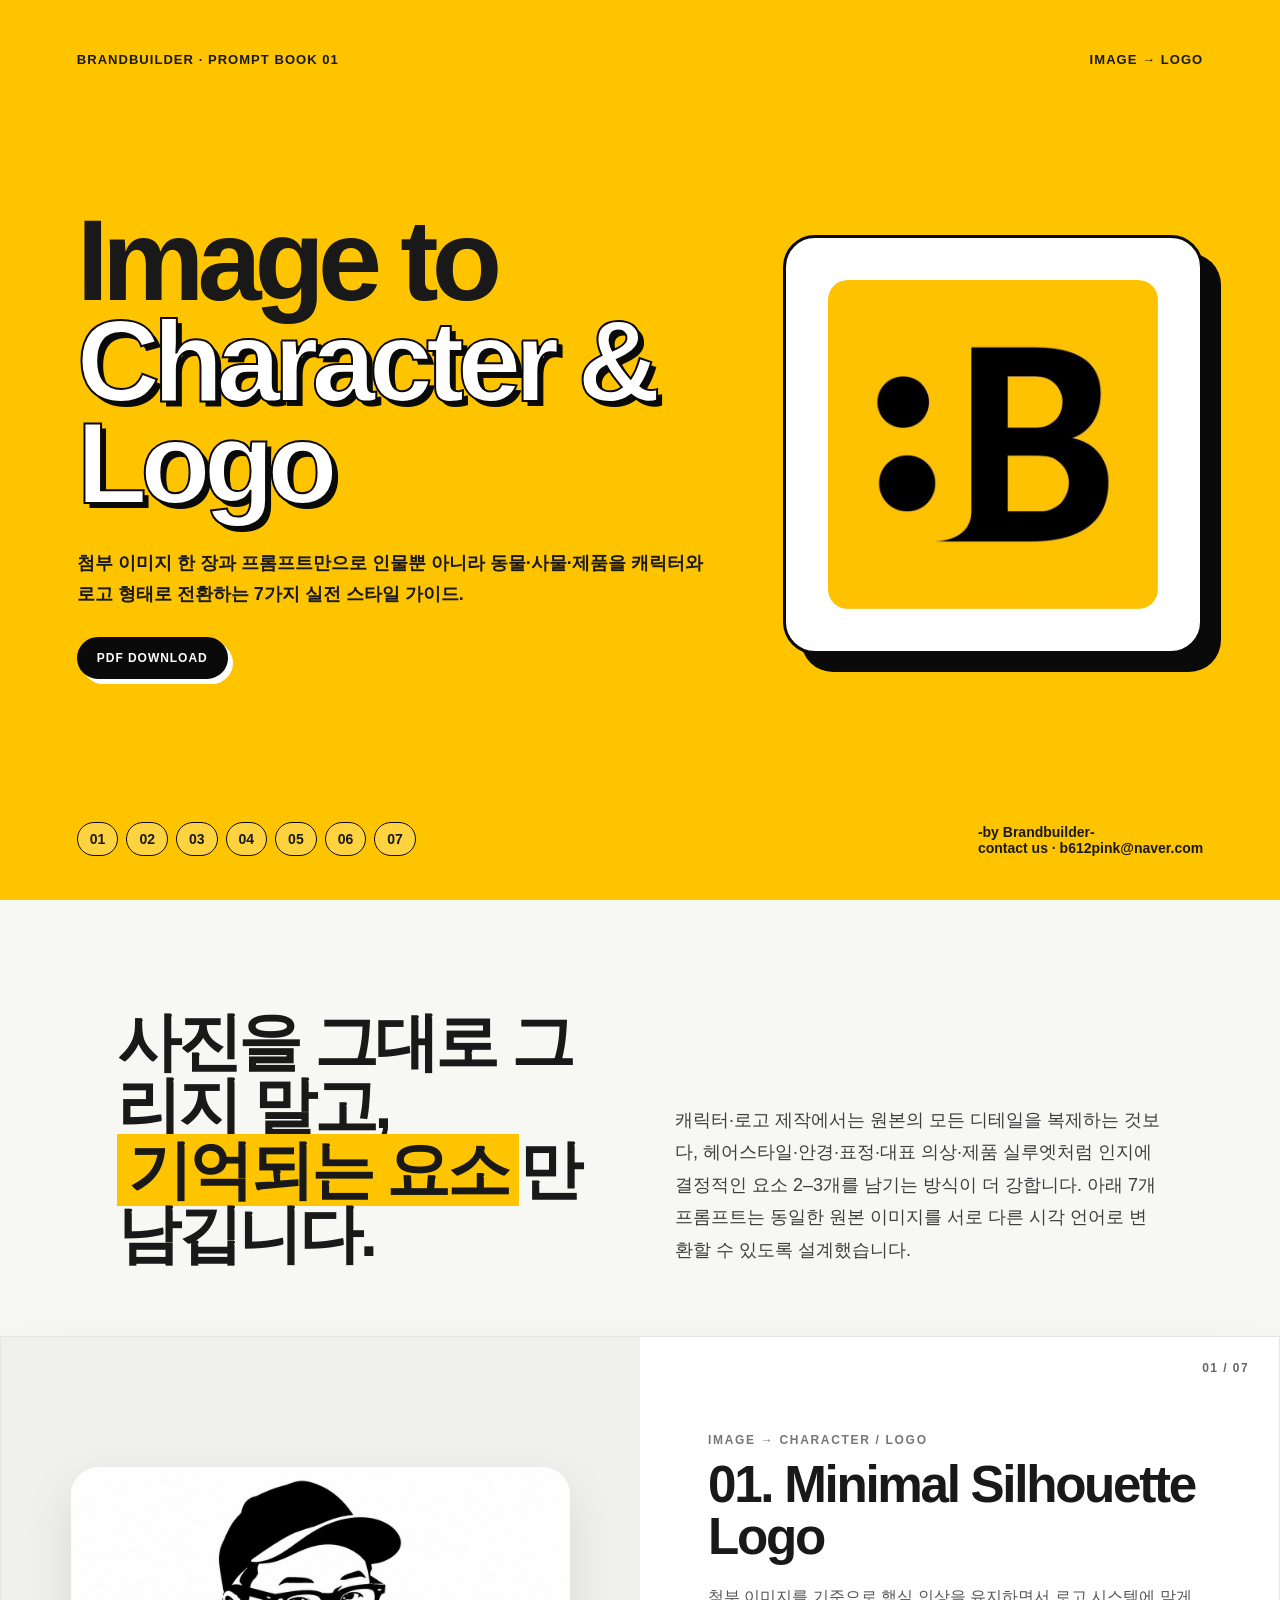
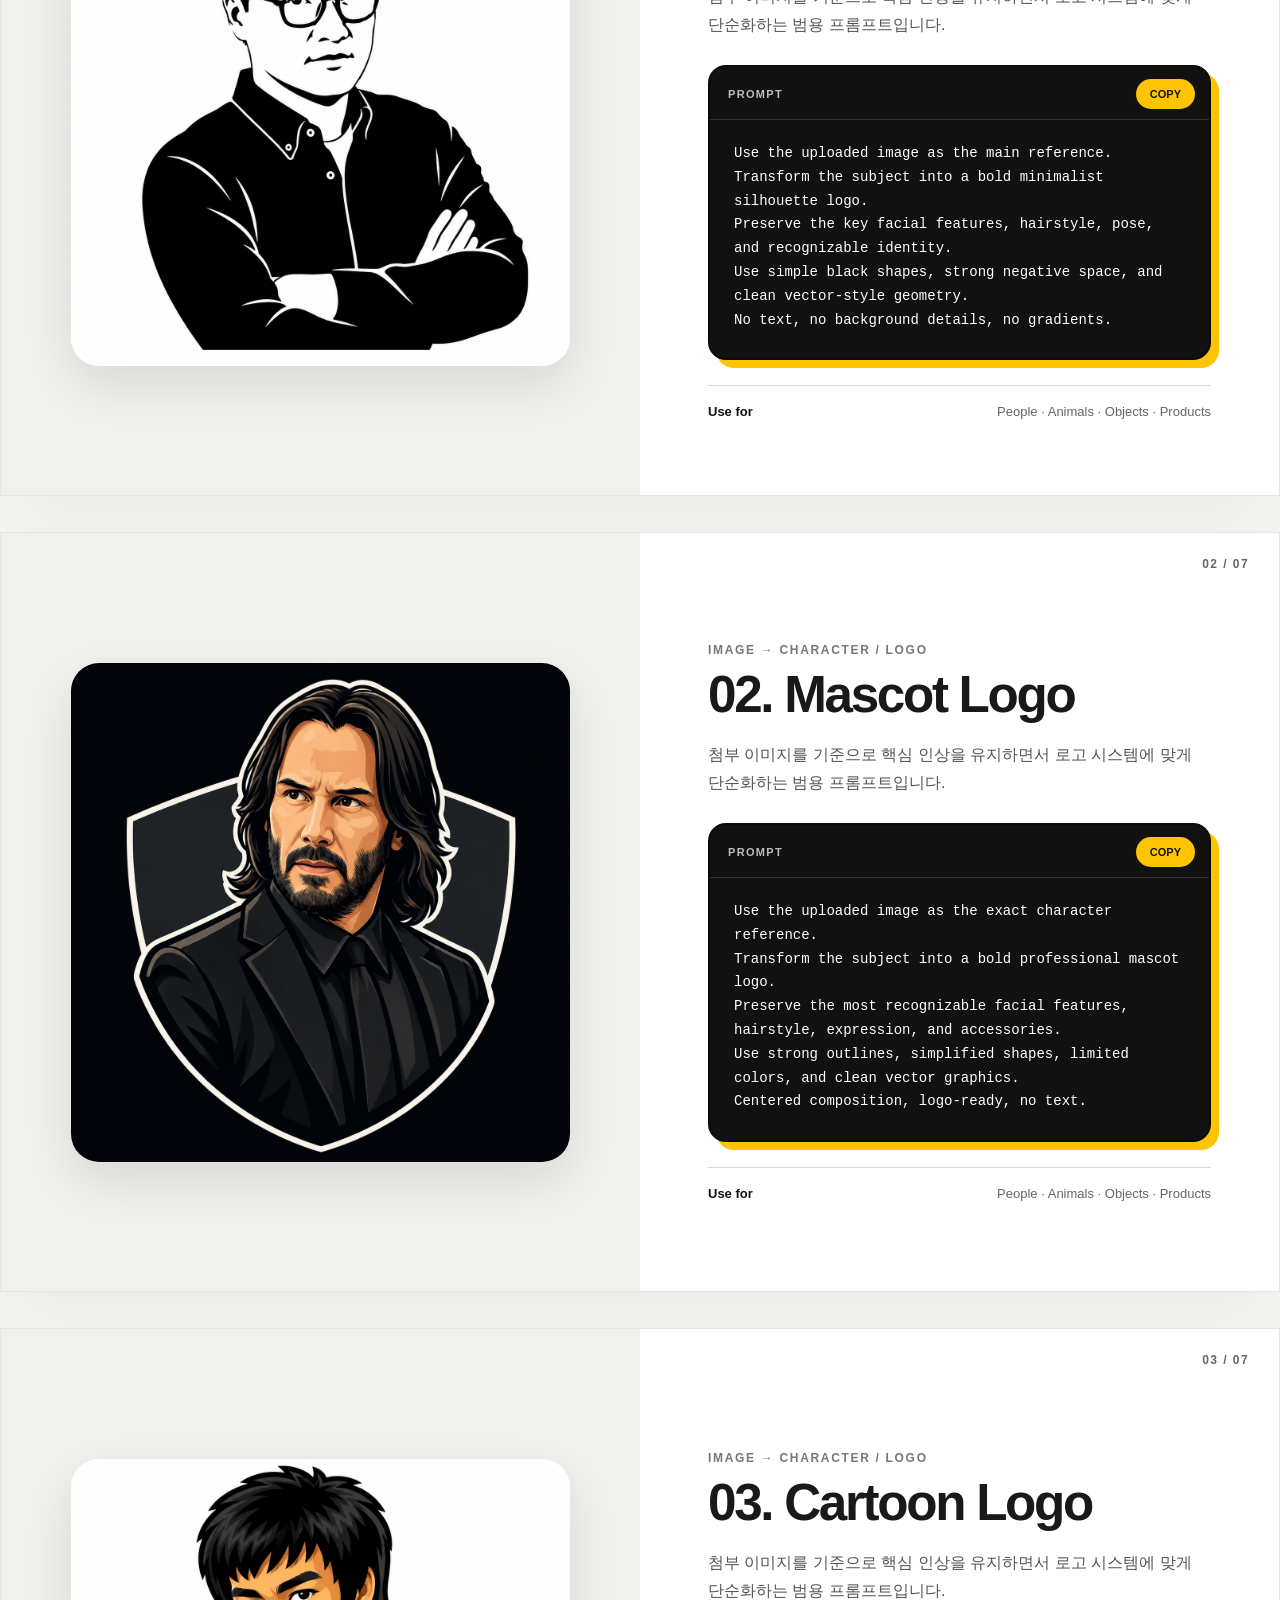
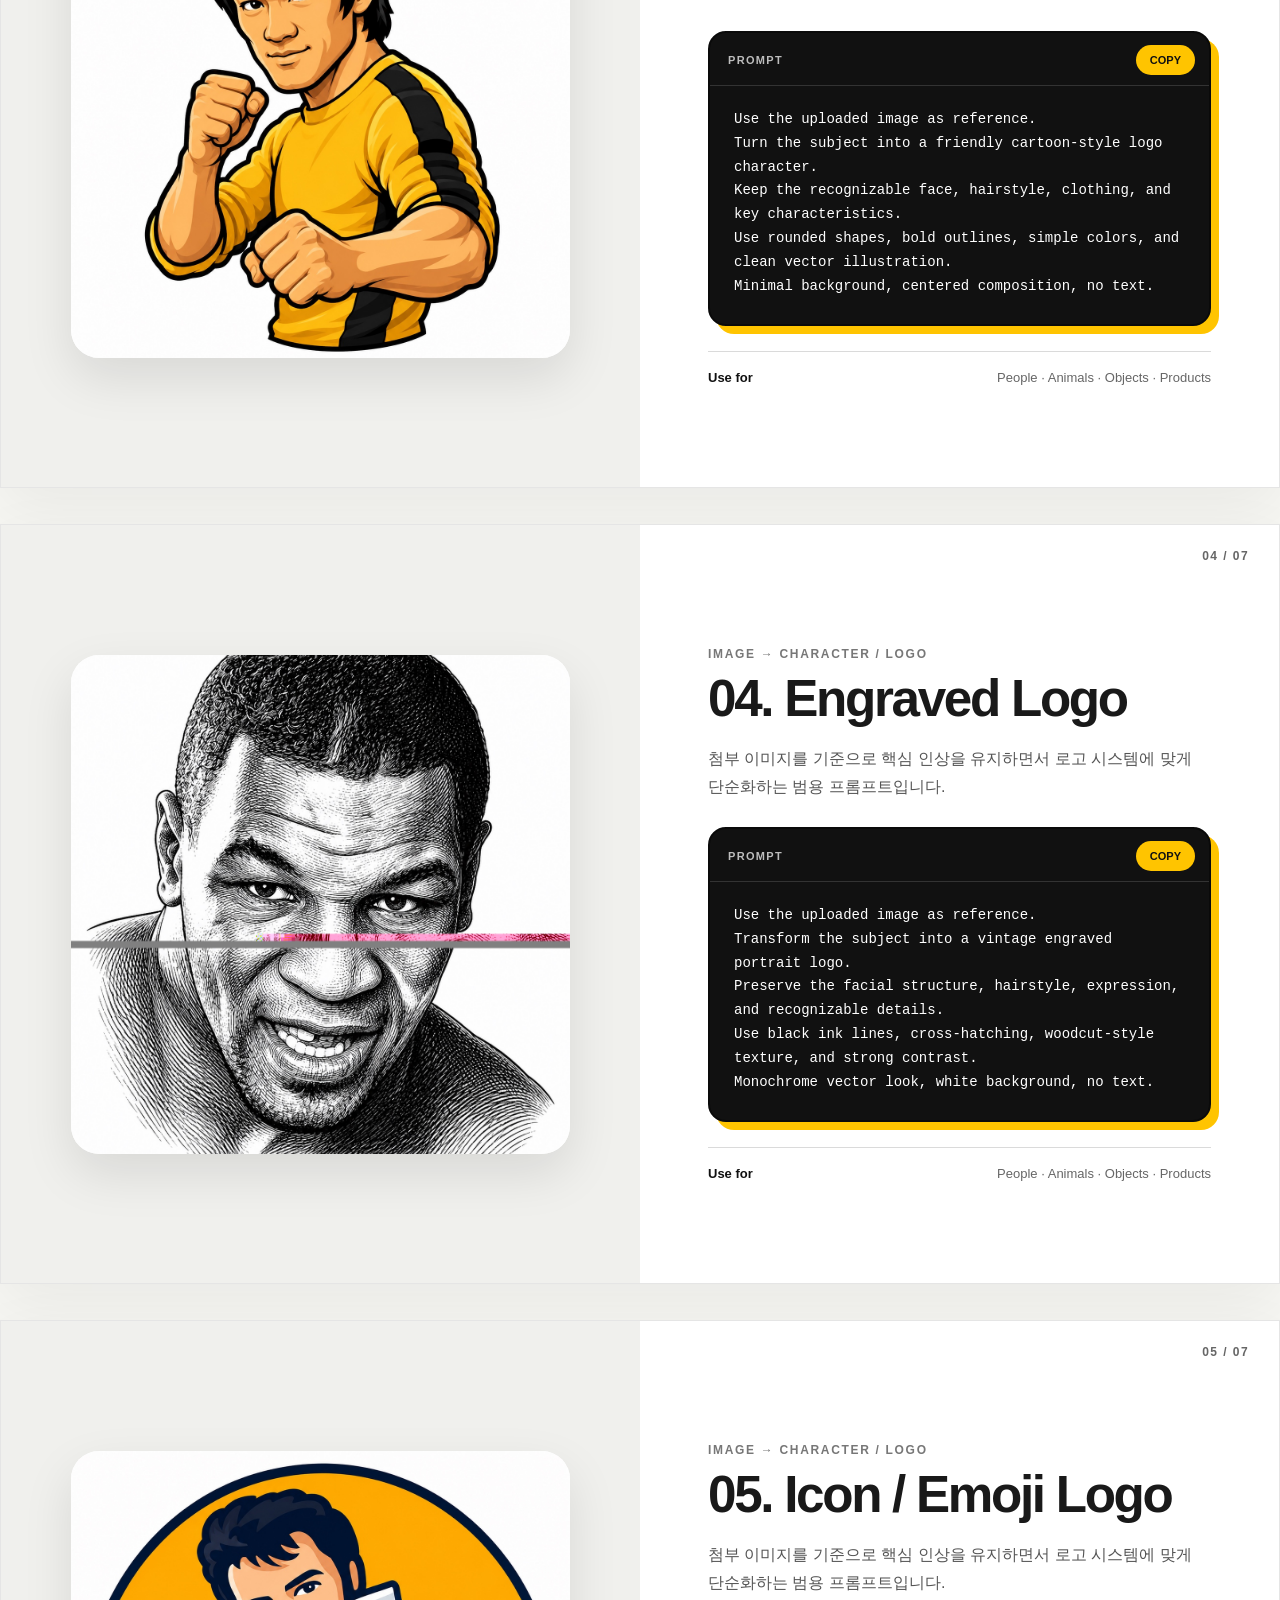
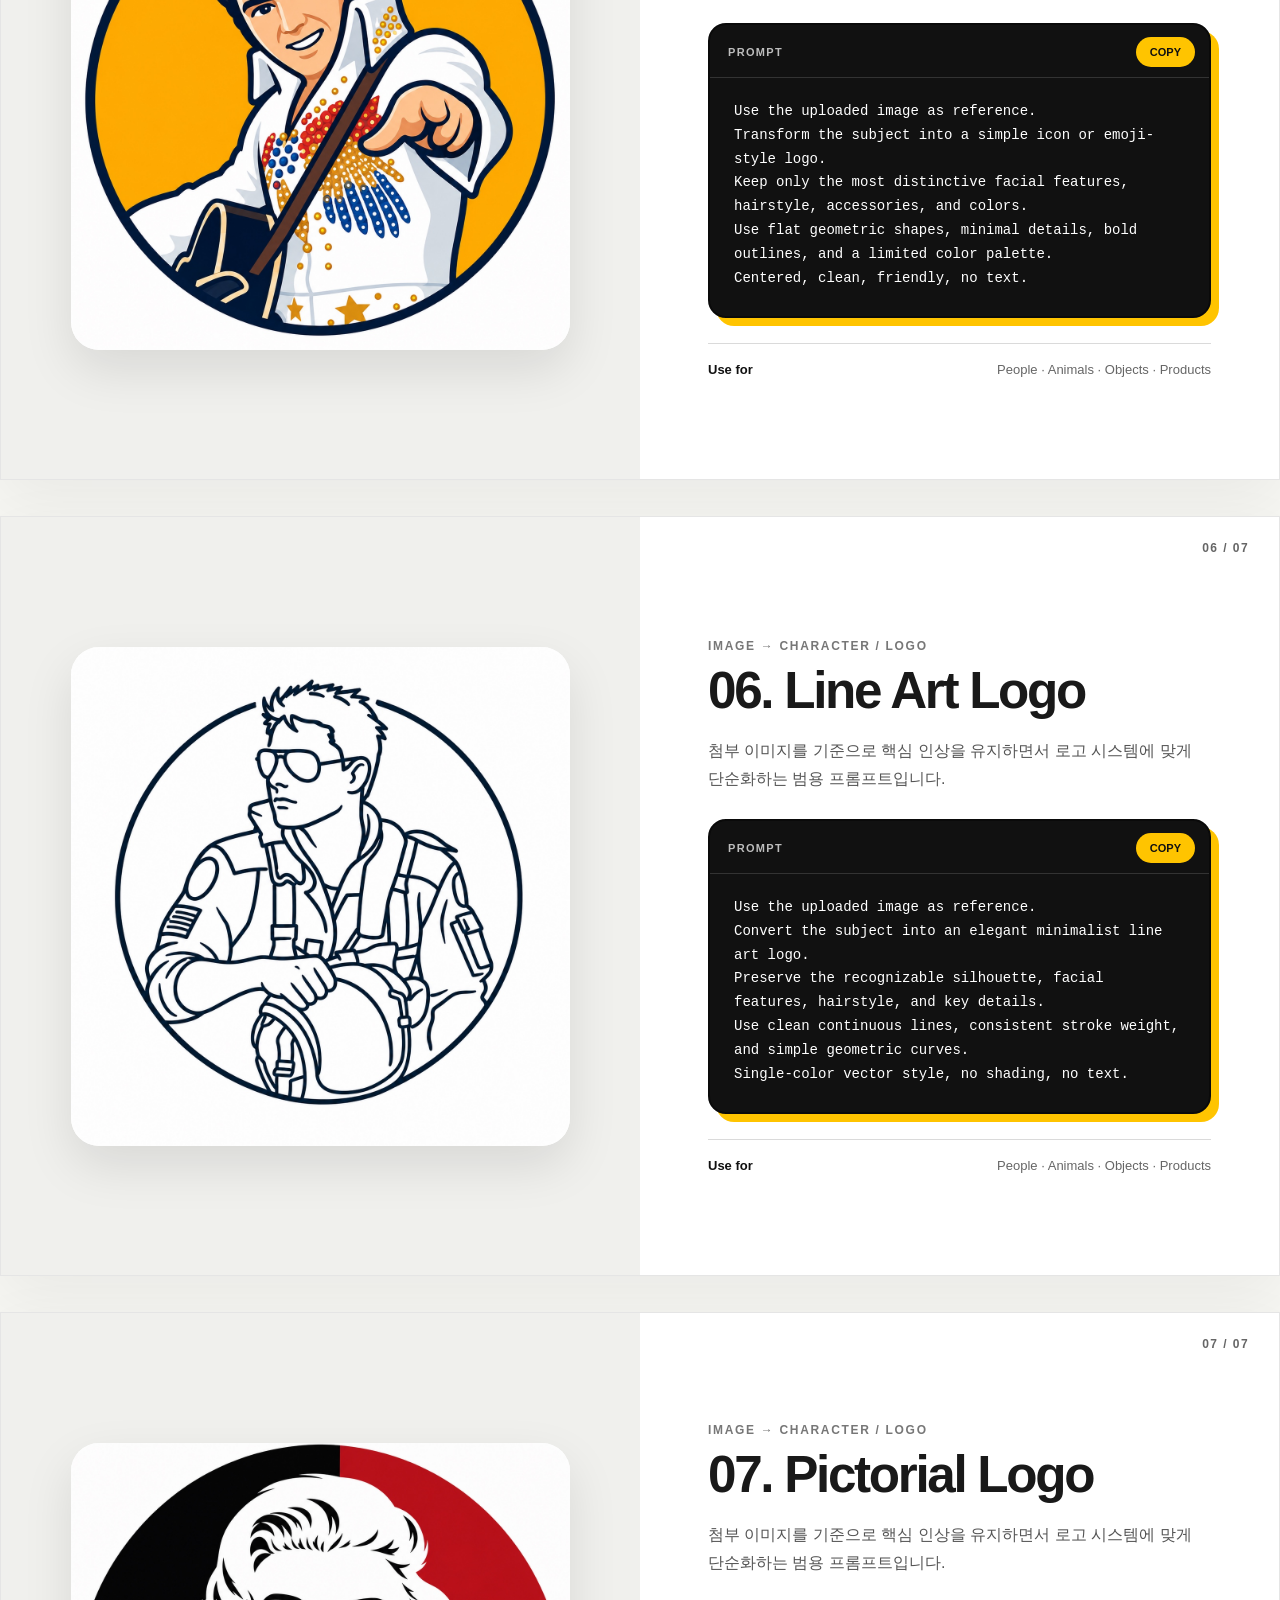
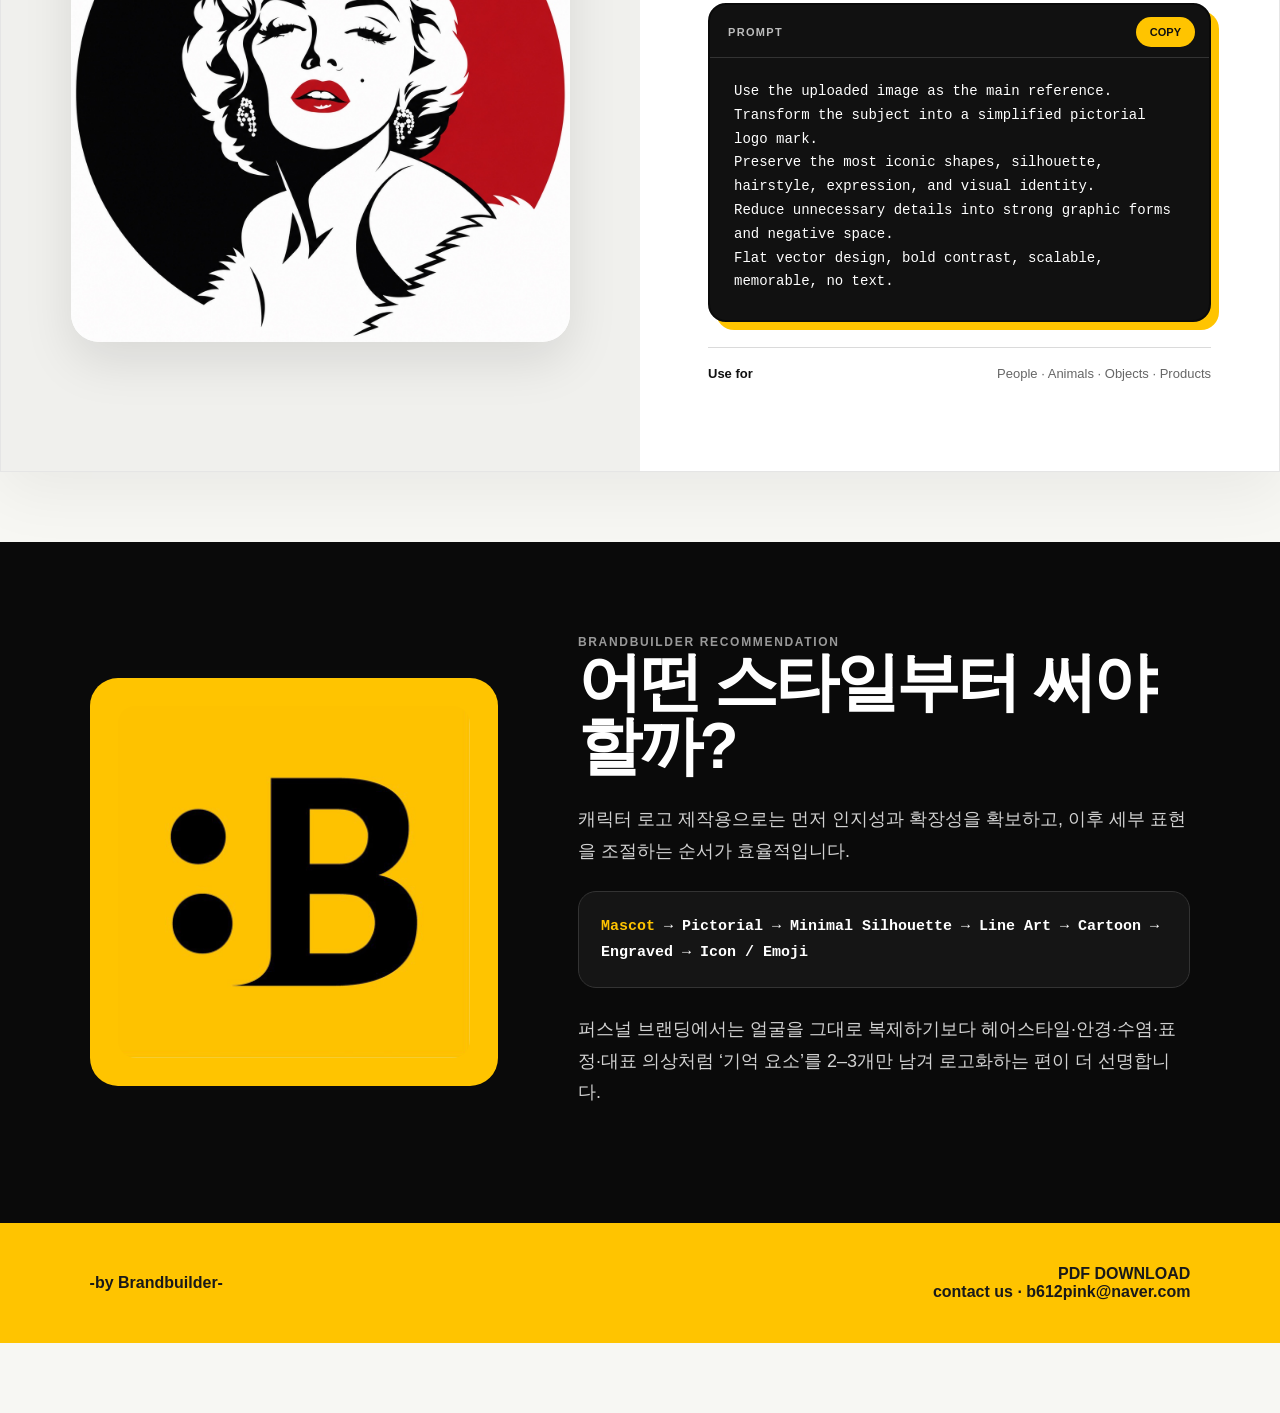
<file: brandbuilder-prompt-book/index.html>
<!doctype html>
<html lang="ko">
<head>
<meta charset="utf-8">
<meta name="viewport" content="width=device-width,initial-scale=1">
<title>BRANDBUILDER · PROMPT BOOK — Image to Character & Logo</title>
<meta name="description" content="사진·동물·사물·제품 이미지를 캐릭터와 로고로 전환하는 7가지 실전 프롬프트 전자책">
<link rel="canonical" href="https://brandbuilder-coder.github.io/branbuilder/brandbuilder-prompt-book/">
<meta property="og:title" content="BRANDBUILDER · PROMPT BOOK">
<meta property="og:description" content="Image to Character & Logo — 7 practical prompts">
<meta property="og:type" content="website">
<meta property="og:url" content="https://brandbuilder-coder.github.io/branbuilder/brandbuilder-prompt-book/">
<meta property="og:image" content="https://brandbuilder-coder.github.io/branbuilder/brandbuilder-prompt-book/assets/brandbuilder-logo.jpg">
<style>
:root {
  --yellow:#FFC400;
  --black:#0A0A0A;
  --ink:#191919;
  --paper:#F7F7F3;
  --white:#FFFFFF;
  --muted:#757575;
  --line:#DADADA;
}
*{box-sizing:border-box}
html{scroll-behavior:smooth}
body{
  margin:0;background:var(--paper);color:var(--ink);
  font-family:-apple-system,BlinkMacSystemFont,"Pretendard","Noto Sans KR","Helvetica Neue",Arial,sans-serif;
  -webkit-font-smoothing:antialiased;
}
a{color:inherit;text-decoration:none}
.cover{
  min-height:100vh;background:var(--yellow);padding:52px 6vw 44px;display:grid;
  grid-template-rows:auto 1fr auto;position:relative;overflow:hidden;
}
.cover-top{display:flex;justify-content:space-between;align-items:center;font-size:13px;font-weight:700;letter-spacing:.08em}
.cover-main{display:grid;grid-template-columns:1.2fr .8fr;align-items:center;gap:6vw;max-width:1500px;margin:auto;width:100%}
.cover h1{font-size:clamp(54px,9vw,150px);line-height:.88;margin:0;letter-spacing:-.06em;font-weight:900;max-width:900px}
.cover h1 span{display:block;color:var(--white);-webkit-text-stroke:2px var(--black);text-shadow:5px 5px 0 var(--black)}
.cover-copy{margin-top:34px;max-width:650px;font-size:18px;line-height:1.7;font-weight:600}
.cover-actions{display:flex;gap:12px;flex-wrap:wrap;margin-top:28px}
.download-btn{display:inline-flex;align-items:center;justify-content:center;border:2px solid var(--black);background:var(--black);color:var(--white);padding:12px 18px;border-radius:999px;font-size:12px;font-weight:900;letter-spacing:.08em;box-shadow:5px 5px 0 var(--white);transition:transform .18s ease,box-shadow .18s ease}
.download-btn:hover{transform:translate(2px,2px);box-shadow:3px 3px 0 var(--white)}
.logo-card{background:#fff;border:3px solid var(--black);box-shadow:18px 18px 0 var(--black);padding:10%;border-radius:32px;aspect-ratio:1/1;display:flex;align-items:center;justify-content:center}
.logo-card img{width:100%;height:100%;object-fit:cover;border-radius:20px}
.cover-bottom{display:flex;justify-content:space-between;align-items:end;gap:20px;font-size:14px;font-weight:700}
.toc{display:flex;gap:8px;flex-wrap:wrap}
.toc a{border:1.5px solid var(--black);background:rgba(255,255,255,.25);padding:8px 12px;border-radius:99px}
.intro{
  max-width:1200px;margin:0 auto;padding:110px 6vw 70px;display:grid;grid-template-columns:1fr 1fr;gap:70px;align-items:end
}
.intro h3{font-size:clamp(38px,5vw,72px);line-height:1;letter-spacing:-.05em;margin:0}
.intro p{font-size:18px;line-height:1.8;margin:0;color:#3e3e3e}
.intro strong{background:var(--yellow);padding:0 .18em}
.spread{
  max-width:1400px;margin:0 auto 36px;background:var(--white);min-height:760px;
  display:grid;grid-template-columns:1fr 1fr;position:relative;border:1px solid #e5e5e5;
  box-shadow:0 20px 60px rgba(0,0,0,.06);overflow:hidden;
}
.page-label{position:absolute;top:24px;right:30px;z-index:4;font-size:12px;font-weight:800;letter-spacing:.12em;color:#666}
.visual{background:#f0f0ed;padding:70px;display:flex;align-items:center;justify-content:center;min-width:0}
.image-frame{width:100%;max-width:560px;aspect-ratio:1/1;background:white;border-radius:28px;overflow:hidden;box-shadow:0 20px 50px rgba(0,0,0,.10)}
.image-frame img{width:100%;height:100%;object-fit:cover;display:block}
.content{padding:82px 68px 62px;display:flex;flex-direction:column;justify-content:center;min-width:0}
.eyebrow{font-size:12px;letter-spacing:.14em;font-weight:800;color:#777}
.content h2{font-size:clamp(34px,4vw,58px);line-height:1.02;letter-spacing:-.045em;margin:12px 0 20px}
.desc{font-size:16px;line-height:1.75;color:#555;margin:0 0 26px;max-width:640px}
.prompt-card{border:2px solid var(--black);border-radius:18px;overflow:hidden;background:#111;color:#fff;box-shadow:8px 8px 0 var(--yellow)}
.prompt-head{display:flex;justify-content:space-between;align-items:center;padding:12px 14px 10px 18px;border-bottom:1px solid #333;font-size:11px;letter-spacing:.12em;font-weight:800;color:#bdbdbd}
.copy-btn{appearance:none;border:0;background:var(--yellow);color:#111;font-size:11px;font-weight:900;padding:9px 14px;border-radius:99px;cursor:pointer}
.copy-btn.copied{background:#fff}
pre{margin:0;padding:22px 24px 26px;white-space:pre-wrap;word-break:break-word;font:500 14px/1.7 ui-monospace,SFMono-Regular,Menlo,Consolas,monospace}
.use-note{display:flex;justify-content:space-between;gap:20px;margin-top:25px;padding-top:18px;border-top:1px solid var(--line);font-size:13px;color:#666}
.use-note b{color:#111}
.strategy{max-width:1400px;margin:70px auto 0;padding:90px 7vw;background:var(--black);color:#fff;display:grid;grid-template-columns:.8fr 1.2fr;gap:80px;align-items:center}
.strategy .logo-mini{background:var(--yellow);padding:28px;border-radius:28px}
.strategy img{display:block;width:100%;border-radius:18px}
.strategy h3{font-size:clamp(38px,5vw,68px);line-height:1;letter-spacing:-.05em;margin:0 0 26px}
.strategy p{font-size:18px;line-height:1.75;color:#d2d2d2;margin:0 0 24px}
.rank{padding:22px;border:1px solid #333;border-radius:18px;font:700 15px/1.7 ui-monospace,monospace;background:#151515}
.rank strong{color:var(--yellow)}
.footer{max-width:1400px;margin:0 auto 70px;padding:42px 7vw;background:var(--yellow);display:flex;justify-content:space-between;gap:30px;align-items:center;font-weight:800}
.footer .contact{text-align:right}
@media(max-width:900px){
  .cover-main,.intro,.spread,.strategy{grid-template-columns:1fr}
  .cover{padding:30px 24px}
  .cover-main{padding:50px 0}
  .logo-card{max-width:460px}
  .intro{padding:72px 24px 40px;gap:28px}
  .spread{margin:0 16px 24px;min-height:0}
  .visual{padding:28px}
  .content{padding:44px 28px 36px}
  .strategy{margin:44px 16px 0;padding:42px 28px;gap:30px}
  .footer{margin:0 16px 28px;padding:28px;align-items:flex-start;flex-direction:column}
  .footer .contact{text-align:left}
  .cover-bottom{align-items:flex-start;flex-direction:column}
}
@page{size:A4 landscape;margin:0}
@media print{
  html,body{width:297mm;margin:0;background:#fff}
  .copy-btn,.toc,.cover-actions{display:none!important}
  .cover,.intro,.spread,.strategy,.footer{width:297mm;height:210mm;max-width:none;margin:0;overflow:hidden;break-after:page;box-shadow:none}
  .cover{min-height:210mm;padding:14mm 16mm 12mm}
  .cover-main{max-width:none;grid-template-columns:1.25fr .75fr;gap:14mm}
  .cover h1{font-size:27mm}
  .cover-copy{font-size:4.5mm;line-height:1.55;max-width:155mm}
  .logo-card{max-width:67mm;border-radius:7mm;box-shadow:5mm 5mm 0 var(--black)}
  .intro{padding:34mm 24mm;display:grid;grid-template-columns:1fr 1fr;gap:18mm;align-items:center}
  .intro h3{font-size:15mm}
  .intro p{font-size:4.4mm;line-height:1.7}
  .spread{min-height:0;grid-template-columns:1fr 1fr;border:0}
  .visual{padding:16mm}
  .image-frame{max-width:82mm;border-radius:7mm}
  .content{padding:18mm 16mm 14mm}
  .content h2{font-size:12mm;margin:3mm 0 5mm}
  .desc{font-size:3.8mm;line-height:1.55;margin-bottom:5mm}
  .prompt-card{border-radius:4mm;box-shadow:2mm 2mm 0 var(--yellow)}
  .prompt-head{padding:3mm 4mm}
  pre{padding:5mm 6mm;font-size:2.95mm;line-height:1.55}
  .use-note{margin-top:5mm;padding-top:4mm;font-size:2.8mm}
  .strategy{padding:22mm;display:grid;grid-template-columns:.8fr 1.2fr;gap:18mm;align-items:center}
  .strategy .logo-mini{padding:7mm;max-width:70mm}
  .strategy h3{font-size:15mm}
  .strategy p{font-size:4.1mm;line-height:1.6}
  .rank{font-size:3.4mm}
  .footer{padding:24mm;background:var(--yellow);display:flex;align-items:center;justify-content:space-between;font-size:7mm}
  .footer .contact{font-size:4mm}
}
</style>
</head>
<body>
<header class="cover">
  <div class="cover-top">
    <span>BRANDBUILDER · PROMPT BOOK 01</span>
    <span>IMAGE → LOGO</span>
  </div>
  <div class="cover-main">
    <div>
      <h1>Image to <span>Character & Logo</span></h1>
      <p class="cover-copy">첨부 이미지 한 장과 프롬프트만으로 인물뿐 아니라 동물·사물·제품을 캐릭터와 로고 형태로 전환하는 7가지 실전 스타일 가이드.</p>
      <div class="cover-actions"><a class="download-btn" href="Brandbuilder_Image_to_Character_Logo_PromptBook.pdf" download>PDF DOWNLOAD</a></div>
    </div>
    <div class="logo-card"><img src="assets/brandbuilder-logo.jpg" alt="Brandbuilder logo"></div>
  </div>
  <div class="cover-bottom">
    <div class="toc">
      <a href="#p01">01</a><a href="#p02">02</a><a href="#p03">03</a><a href="#p04">04</a>
      <a href="#p05">05</a><a href="#p06">06</a><a href="#p07">07</a>
    </div>
    <div>-by Brandbuilder-<br>contact us · b612pink@naver.com</div>
  </div>
</header>

<section class="intro">
  <h3>사진을 그대로 그리지 말고,<br><strong>기억되는 요소</strong>만 남깁니다.</h3>
  <p>캐릭터·로고 제작에서는 원본의 모든 디테일을 복제하는 것보다, 헤어스타일·안경·표정·대표 의상·제품 실루엣처럼 인지에 결정적인 요소 2–3개를 남기는 방식이 더 강합니다. 아래 7개 프롬프트는 동일한 원본 이미지를 서로 다른 시각 언어로 변환할 수 있도록 설계했습니다.</p>
</section>


    <section class="spread" id="p01">
      <div class="page-label">01 / 07</div>
      <div class="visual">
        <div class="image-frame">
          <img src="assets/01-minimal-silhouette.jpg" alt="Minimal Silhouette Logo example">
        </div>
      </div>
      <div class="content">
        <span class="eyebrow">IMAGE → CHARACTER / LOGO</span>
        <h2>01. Minimal Silhouette Logo</h2>
        <p class="desc">첨부 이미지를 기준으로 핵심 인상을 유지하면서 로고 시스템에 맞게 단순화하는 범용 프롬프트입니다.</p>
        <div class="prompt-card">
          <div class="prompt-head">
            <span>PROMPT</span>
            <button class="copy-btn" data-target="prompt-01" onclick="copyPrompt(this)">COPY</button>
          </div>
          <pre id="prompt-01">Use the uploaded image as the main reference.
Transform the subject into a bold minimalist silhouette logo.
Preserve the key facial features, hairstyle, pose, and recognizable identity.
Use simple black shapes, strong negative space, and clean vector-style geometry.
No text, no background details, no gradients.</pre>
        </div>
        <div class="use-note">
          <b>Use for</b>
          <span>People · Animals · Objects · Products</span>
        </div>
      </div>
    </section>
    <section class="spread" id="p02">
      <div class="page-label">02 / 07</div>
      <div class="visual">
        <div class="image-frame">
          <img src="assets/02-mascot.jpg" alt="Mascot Logo example">
        </div>
      </div>
      <div class="content">
        <span class="eyebrow">IMAGE → CHARACTER / LOGO</span>
        <h2>02. Mascot Logo</h2>
        <p class="desc">첨부 이미지를 기준으로 핵심 인상을 유지하면서 로고 시스템에 맞게 단순화하는 범용 프롬프트입니다.</p>
        <div class="prompt-card">
          <div class="prompt-head">
            <span>PROMPT</span>
            <button class="copy-btn" data-target="prompt-02" onclick="copyPrompt(this)">COPY</button>
          </div>
          <pre id="prompt-02">Use the uploaded image as the exact character reference.
Transform the subject into a bold professional mascot logo.
Preserve the most recognizable facial features, hairstyle, expression, and accessories.
Use strong outlines, simplified shapes, limited colors, and clean vector graphics.
Centered composition, logo-ready, no text.</pre>
        </div>
        <div class="use-note">
          <b>Use for</b>
          <span>People · Animals · Objects · Products</span>
        </div>
      </div>
    </section>
    <section class="spread" id="p03">
      <div class="page-label">03 / 07</div>
      <div class="visual">
        <div class="image-frame">
          <img src="assets/03-cartoon.jpg" alt="Cartoon Logo example">
        </div>
      </div>
      <div class="content">
        <span class="eyebrow">IMAGE → CHARACTER / LOGO</span>
        <h2>03. Cartoon Logo</h2>
        <p class="desc">첨부 이미지를 기준으로 핵심 인상을 유지하면서 로고 시스템에 맞게 단순화하는 범용 프롬프트입니다.</p>
        <div class="prompt-card">
          <div class="prompt-head">
            <span>PROMPT</span>
            <button class="copy-btn" data-target="prompt-03" onclick="copyPrompt(this)">COPY</button>
          </div>
          <pre id="prompt-03">Use the uploaded image as reference.
Turn the subject into a friendly cartoon-style logo character.
Keep the recognizable face, hairstyle, clothing, and key characteristics.
Use rounded shapes, bold outlines, simple colors, and clean vector illustration.
Minimal background, centered composition, no text.</pre>
        </div>
        <div class="use-note">
          <b>Use for</b>
          <span>People · Animals · Objects · Products</span>
        </div>
      </div>
    </section>
    <section class="spread" id="p04">
      <div class="page-label">04 / 07</div>
      <div class="visual">
        <div class="image-frame">
          <img src="assets/04-engraved.jpg" alt="Engraved Logo example">
        </div>
      </div>
      <div class="content">
        <span class="eyebrow">IMAGE → CHARACTER / LOGO</span>
        <h2>04. Engraved Logo</h2>
        <p class="desc">첨부 이미지를 기준으로 핵심 인상을 유지하면서 로고 시스템에 맞게 단순화하는 범용 프롬프트입니다.</p>
        <div class="prompt-card">
          <div class="prompt-head">
            <span>PROMPT</span>
            <button class="copy-btn" data-target="prompt-04" onclick="copyPrompt(this)">COPY</button>
          </div>
          <pre id="prompt-04">Use the uploaded image as reference.
Transform the subject into a vintage engraved portrait logo.
Preserve the facial structure, hairstyle, expression, and recognizable details.
Use black ink lines, cross-hatching, woodcut-style texture, and strong contrast.
Monochrome vector look, white background, no text.</pre>
        </div>
        <div class="use-note">
          <b>Use for</b>
          <span>People · Animals · Objects · Products</span>
        </div>
      </div>
    </section>
    <section class="spread" id="p05">
      <div class="page-label">05 / 07</div>
      <div class="visual">
        <div class="image-frame">
          <img src="assets/05-icon-emoji.jpg" alt="Icon / Emoji Logo example">
        </div>
      </div>
      <div class="content">
        <span class="eyebrow">IMAGE → CHARACTER / LOGO</span>
        <h2>05. Icon / Emoji Logo</h2>
        <p class="desc">첨부 이미지를 기준으로 핵심 인상을 유지하면서 로고 시스템에 맞게 단순화하는 범용 프롬프트입니다.</p>
        <div class="prompt-card">
          <div class="prompt-head">
            <span>PROMPT</span>
            <button class="copy-btn" data-target="prompt-05" onclick="copyPrompt(this)">COPY</button>
          </div>
          <pre id="prompt-05">Use the uploaded image as reference.
Transform the subject into a simple icon or emoji-style logo.
Keep only the most distinctive facial features, hairstyle, accessories, and colors.
Use flat geometric shapes, minimal details, bold outlines, and a limited color palette.
Centered, clean, friendly, no text.</pre>
        </div>
        <div class="use-note">
          <b>Use for</b>
          <span>People · Animals · Objects · Products</span>
        </div>
      </div>
    </section>
    <section class="spread" id="p06">
      <div class="page-label">06 / 07</div>
      <div class="visual">
        <div class="image-frame">
          <img src="assets/06-line-art.jpg" alt="Line Art Logo example">
        </div>
      </div>
      <div class="content">
        <span class="eyebrow">IMAGE → CHARACTER / LOGO</span>
        <h2>06. Line Art Logo</h2>
        <p class="desc">첨부 이미지를 기준으로 핵심 인상을 유지하면서 로고 시스템에 맞게 단순화하는 범용 프롬프트입니다.</p>
        <div class="prompt-card">
          <div class="prompt-head">
            <span>PROMPT</span>
            <button class="copy-btn" data-target="prompt-06" onclick="copyPrompt(this)">COPY</button>
          </div>
          <pre id="prompt-06">Use the uploaded image as reference.
Convert the subject into an elegant minimalist line art logo.
Preserve the recognizable silhouette, facial features, hairstyle, and key details.
Use clean continuous lines, consistent stroke weight, and simple geometric curves.
Single-color vector style, no shading, no text.</pre>
        </div>
        <div class="use-note">
          <b>Use for</b>
          <span>People · Animals · Objects · Products</span>
        </div>
      </div>
    </section>
    <section class="spread" id="p07">
      <div class="page-label">07 / 07</div>
      <div class="visual">
        <div class="image-frame">
          <img src="assets/07-pictorial.jpg" alt="Pictorial Logo example">
        </div>
      </div>
      <div class="content">
        <span class="eyebrow">IMAGE → CHARACTER / LOGO</span>
        <h2>07. Pictorial Logo</h2>
        <p class="desc">첨부 이미지를 기준으로 핵심 인상을 유지하면서 로고 시스템에 맞게 단순화하는 범용 프롬프트입니다.</p>
        <div class="prompt-card">
          <div class="prompt-head">
            <span>PROMPT</span>
            <button class="copy-btn" data-target="prompt-07" onclick="copyPrompt(this)">COPY</button>
          </div>
          <pre id="prompt-07">Use the uploaded image as the main reference.
Transform the subject into a simplified pictorial logo mark.
Preserve the most iconic shapes, silhouette, hairstyle, expression, and visual identity.
Reduce unnecessary details into strong graphic forms and negative space.
Flat vector design, bold contrast, scalable, memorable, no text.</pre>
        </div>
        <div class="use-note">
          <b>Use for</b>
          <span>People · Animals · Objects · Products</span>
        </div>
      </div>
    </section>

<section class="strategy">
  <div class="logo-mini"><img src="assets/brandbuilder-logo.jpg" alt="Brandbuilder logo"></div>
  <div>
    <span class="eyebrow" style="color:#999">BRANDBUILDER RECOMMENDATION</span>
    <h3>어떤 스타일부터 써야 할까?</h3>
    <p>캐릭터 로고 제작용으로는 먼저 인지성과 확장성을 확보하고, 이후 세부 표현을 조절하는 순서가 효율적입니다.</p>
    <div class="rank"><strong>Mascot</strong> → Pictorial → Minimal Silhouette → Line Art → Cartoon → Engraved → Icon / Emoji</div>
    <p style="margin-top:26px">퍼스널 브랜딩에서는 얼굴을 그대로 복제하기보다 헤어스타일·안경·수염·표정·대표 의상처럼 ‘기억 요소’를 2–3개만 남겨 로고화하는 편이 더 선명합니다.</p>
  </div>
</section>

<footer class="footer">
  <div>-by Brandbuilder-</div>
  <div class="contact"><a href="Brandbuilder_Image_to_Character_Logo_PromptBook.pdf" download>PDF DOWNLOAD</a><br>contact us · <a href="mailto:b612pink@naver.com">b612pink@naver.com</a></div>
</footer>

<script>
async function copyPrompt(btn){
  const id=btn.getAttribute('data-target');
  const text=document.getElementById(id).innerText;
  try {
    await navigator.clipboard.writeText(text);
    btn.textContent='COPIED';
    btn.classList.add('copied');
    setTimeout(()=>{btn.textContent='COPY';btn.classList.remove('copied')},1400);
  } catch(e) {
    const range=document.createRange();
    range.selectNodeContents(document.getElementById(id));
    const sel=window.getSelection();sel.removeAllRanges();sel.addRange(range);
    btn.textContent='SELECTED';
  }
}
</script>
</body>
</html>
</file>
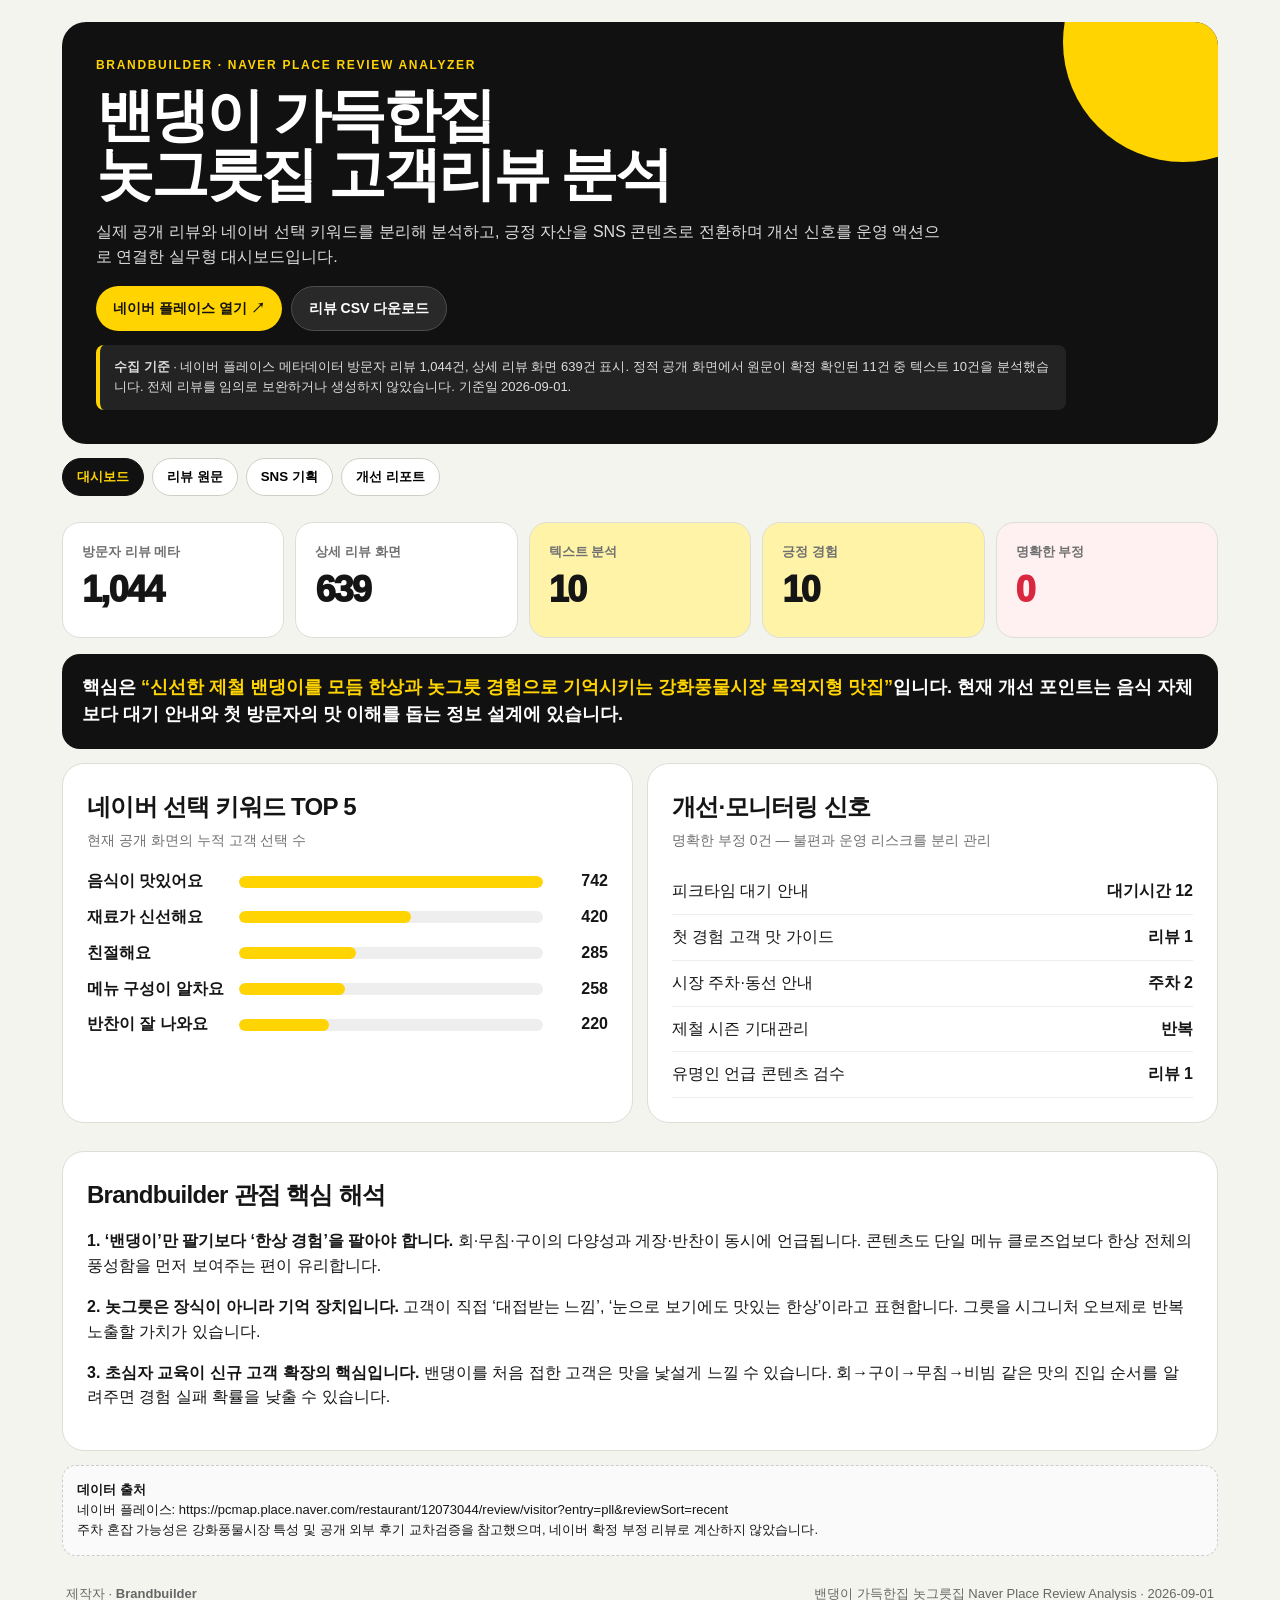
<file: naver-place-bbandengi/index.html>
<!doctype html>
<html lang="ko"><head><meta charset="utf-8">
<meta name="viewport" content="width=device-width,initial-scale=1,viewport-fit=cover">
<meta name="theme-color" content="#111111">
<title>밴댕이 가득한집 놋그릇집 네이버플레이스 분석 | Brandbuilder</title>
<style>
:root{--y:#ffd400;--b:#111;--w:#fff;--bg:#f4f4ef;--line:#deded8;--muted:#707070;--r:#d9273f;--rp:#fff0f2}*{box-sizing:border-box}html{scroll-behavior:smooth}body{margin:0;background:var(--bg);color:#151515;font-family:Pretendard,-apple-system,BlinkMacSystemFont,"Segoe UI","Noto Sans KR",sans-serif;line-height:1.55}.wrap{max-width:1200px;margin:auto;padding:22px}.hero{background:#111;color:#fff;border-radius:24px;padding:34px;position:relative;overflow:hidden}.hero:after{content:"";position:absolute;width:240px;height:240px;border-radius:50%;background:var(--y);right:-85px;top:-100px}.eyebrow{font-size:12px;letter-spacing:.14em;font-weight:900;color:var(--y)}h1{font-size:clamp(32px,5vw,58px);line-height:1.03;margin:10px 0 16px;letter-spacing:-.055em;max-width:850px}.hero p{max-width:850px;color:#ddd}.actions{display:flex;gap:9px;flex-wrap:wrap}.btn{border:0;border-radius:999px;padding:12px 17px;font-weight:850;text-decoration:none;cursor:pointer;font-size:14px}.primary{background:var(--y);color:#111}.ghost{background:#292929;color:#fff;border:1px solid #4d4d4d}.notice{margin-top:14px;padding:12px 14px;background:#232323;border-left:4px solid var(--y);font-size:13px;color:#ddd;border-radius:8px;max-width:970px}.tabs{position:sticky;top:0;z-index:10;background:rgba(244,244,239,.95);backdrop-filter:blur(10px);padding:14px 0 10px;display:flex;gap:8px;overflow:auto}.tab{white-space:nowrap;border:1px solid #cfcfc7;background:#fff;border-radius:999px;padding:9px 14px;font-weight:850;cursor:pointer}.tab.on{background:#111;color:var(--y);border-color:#111}.panel{display:none}.panel.on{display:block}.kpis{display:grid;grid-template-columns:repeat(5,1fr);gap:11px;margin:16px 0}.kpi{background:#fff;border:1px solid var(--line);border-radius:18px;padding:19px}.kpi.y{background:#fff3a8}.kpi.r{background:var(--rp)}.kpi.r .v{color:var(--r)}.lab{font-size:13px;color:var(--muted);font-weight:750}.v{font-size:36px;font-weight:950;letter-spacing:-.05em}.section{background:#fff;border:1px solid var(--line);border-radius:22px;padding:24px;margin:14px 0}.section h2{font-size:24px;margin:0 0 4px;letter-spacing:-.03em}.sub{color:var(--muted);font-size:14px;margin:0 0 18px}.conclusion{font-size:18px;font-weight:800;background:#111;color:#fff;border-radius:18px;padding:20px}.conclusion strong{color:var(--y)}.two{display:grid;grid-template-columns:1fr 1fr;gap:14px}.barrow{display:grid;grid-template-columns:minmax(140px,1.4fr) 3fr 55px;gap:10px;align-items:center;margin:11px 0}.barbg{height:12px;background:#eee;border-radius:99px;overflow:hidden}.bar{height:100%;background:var(--y);border-radius:99px}.bn{font-weight:900;text-align:right}.mini{display:flex;justify-content:space-between;gap:12px;border-bottom:1px solid #eee;padding:10px 0}.badge{display:inline-block;border-radius:999px;padding:4px 9px;font-size:12px;font-weight:850}.pos{background:#fff1a0}.mix{background:#ffe1b1;color:#7e4400}.neu{background:#e9e9e9;color:#555}.high{background:#ffe1e4;color:#ad1426}.mid{background:#fff0c9;color:#7c5200}.controls{display:flex;gap:8px;flex-wrap:wrap;margin:16px 0}input,select{border:1px solid #cfcfc9;border-radius:12px;padding:11px 12px;background:#fff;font:inherit;min-height:44px}input{flex:1;min-width:220px}.reviewgrid{display:grid;gap:10px}.review{background:#fff;border:1px solid var(--line);border-radius:16px;padding:17px}.rtop{display:flex;justify-content:space-between;gap:10px;align-items:center;margin-bottom:8px}.meta{font-size:13px;color:var(--muted)}.rating{font-weight:900}.body{white-space:pre-wrap;font-size:15px}.signal{margin-top:10px;padding-top:10px;border-top:1px dashed #ddd;font-size:13px;color:#555}.cards{display:grid;grid-template-columns:repeat(2,1fr);gap:12px}.card{border:1px solid var(--line);border-radius:18px;padding:18px;background:#fff}.card h3{margin:7px 0 8px;font-size:19px}.card p{margin:6px 0;color:#444}.hooks{margin:10px 0 0;padding-left:20px}.hooks li{padding:5px 0;border-bottom:1px solid #eee;font-size:14px}.hooks li:last-child{border:0}details{margin-top:10px}summary{cursor:pointer;font-weight:850}.small{font-size:13px;color:var(--muted)}.sourcebox{font-size:13px;background:#fafafa;border:1px dashed #ccc;border-radius:14px;padding:14px}footer{padding:28px 4px 50px;color:#666;font-size:13px;display:flex;justify-content:space-between;gap:12px;flex-wrap:wrap}@media(max-width:900px){.kpis{grid-template-columns:repeat(2,1fr)}.two,.cards{grid-template-columns:1fr}}@media(max-width:520px){.wrap{padding:13px}.hero{padding:26px 20px;border-radius:18px}h1{font-size:36px}.kpi{padding:15px}.v{font-size:30px}.section{padding:18px}.barrow{grid-template-columns:120px 1fr 45px}}}
</style></head><body><div class="wrap"><header class="hero"><div class="eyebrow">BRANDBUILDER · NAVER PLACE REVIEW ANALYZER</div><h1>밴댕이 가득한집<br>놋그릇집 고객리뷰 분석</h1><p>실제 공개 리뷰와 네이버 선택 키워드를 분리해 분석하고, 긍정 자산을 SNS 콘텐츠로 전환하며 개선 신호를 운영 액션으로 연결한 실무형 대시보드입니다.</p><div class="actions"><a class="btn primary" href="https://naver.me/FLyTItUZ" target="_blank" rel="noopener">네이버 플레이스 열기 ↗</a><button class="btn ghost" onclick="downloadCSV()">리뷰 CSV 다운로드</button></div><div class="notice"><b>수집 기준</b> · 네이버 플레이스 메타데이터 방문자 리뷰 1,044건, 상세 리뷰 화면 639건 표시. 정적 공개 화면에서 원문이 확정 확인된 11건 중 텍스트 10건을 분석했습니다. 전체 리뷰를 임의로 보완하거나 생성하지 않았습니다. 기준일 2026-09-01.</div></header><nav class="tabs"><button class="tab on" data-t="dash">대시보드</button><button class="tab" data-t="reviews">리뷰 원문</button><button class="tab" data-t="sns">SNS 기획</button><button class="tab" data-t="improve">개선 리포트</button></nav><main><section id="dash" class="panel on"><div class="kpis"><div class="kpi"><div class="lab">방문자 리뷰 메타</div><div class="v">1,044</div></div><div class="kpi"><div class="lab">상세 리뷰 화면</div><div class="v">639</div></div><div class="kpi y"><div class="lab">텍스트 분석</div><div class="v">10</div></div><div class="kpi y"><div class="lab">긍정 경험</div><div class="v">10</div></div><div class="kpi r"><div class="lab">명확한 부정</div><div class="v">0</div></div></div><div class="conclusion">핵심은 <strong>“신선한 제철 밴댕이를 모듬 한상과 놋그릇 경험으로 기억시키는 강화풍물시장 목적지형 맛집”</strong>입니다. 현재 개선 포인트는 음식 자체보다 대기 안내와 첫 방문자의 맛 이해를 돕는 정보 설계에 있습니다.</div><div class="two"><div class="section"><h2>네이버 선택 키워드 TOP 5</h2><p class="sub">현재 공개 화면의 누적 고객 선택 수</p><div id="bars"></div></div><div class="section"><h2>개선·모니터링 신호</h2><p class="sub">명확한 부정 0건 — 불편과 운영 리스크를 분리 관리</p><div class="mini"><span>피크타임 대기 안내</span><b>대기시간 12</b></div><div class="mini"><span>첫 경험 고객 맛 가이드</span><b>리뷰 1</b></div><div class="mini"><span>시장 주차·동선 안내</span><b>주차 2</b></div><div class="mini"><span>제철 시즌 기대관리</span><b>반복</b></div><div class="mini"><span>유명인 언급 콘텐츠 검수</span><b>리뷰 1</b></div></div></div><div class="section"><h2>Brandbuilder 관점 핵심 해석</h2><p><b>1. ‘밴댕이’만 팔기보다 ‘한상 경험’을 팔아야 합니다.</b> 회·무침·구이의 다양성과 게장·반찬이 동시에 언급됩니다. 콘텐츠도 단일 메뉴 클로즈업보다 한상 전체의 풍성함을 먼저 보여주는 편이 유리합니다.</p><p><b>2. 놋그릇은 장식이 아니라 기억 장치입니다.</b> 고객이 직접 ‘대접받는 느낌’, ‘눈으로 보기에도 맛있는 한상’이라고 표현합니다. 그릇을 시그니처 오브제로 반복 노출할 가치가 있습니다.</p><p><b>3. 초심자 교육이 신규 고객 확장의 핵심입니다.</b> 밴댕이를 처음 접한 고객은 맛을 낯설게 느낄 수 있습니다. 회→구이→무침→비빔 같은 맛의 진입 순서를 알려주면 경험 실패 확률을 낮출 수 있습니다.</p></div><div class="sourcebox"><b>데이터 출처</b><br>네이버 플레이스: https://pcmap.place.naver.com/restaurant/12073044/review/visitor?entry=pll&amp;reviewSort=recent<br>주차 혼잡 가능성은 강화풍물시장 특성 및 공개 외부 후기 교차검증을 참고했으며, 네이버 확정 부정 리뷰로 계산하지 않았습니다.</div></section><section id="reviews" class="panel"><div class="section"><h2>고객리뷰 원문</h2><p class="sub">날짜와 내용을 기준으로 검색·분류합니다. 본문 미노출 1건은 분석 제외.</p><div class="controls"><input id="q" placeholder="리뷰 내용 검색 (신선, 게장, 놋그릇...)" oninput="renderReviews()"><select id="f" onchange="renderReviews()"><option value="">전체 분류</option><option>긍정</option><option>개선동반 긍정</option><option>분석 제외</option></select></div><div id="reviewList" class="reviewgrid"></div></div></section><section id="sns" class="panel"><div class="section"><h2>SNS 홍보 콘텐츠 기획</h2><p class="sub">긍정 리뷰와 네이버 누적 선택 키워드를 콘텐츠 우선순위로 변환했습니다.</p><div class="cards"><article class="card"><span class="badge pos">TOP 1</span><h3>음식 맛·밴댕이 신선도</h3><p><b>근거</b> · 음식이 맛있어요 742 / 재료가 신선해요 420</p><details><summary>훅 5안</summary><ol class="hooks"><li>강화도까지 와서 밴댕이를 먹는 이유, 결국 ‘신선도’입니다</li><li>회를 잘 못 먹는 사람도 그릇을 비웠다는 밴댕이 한상</li><li>제철 밴댕이는 왜 더 고소할까?</li><li>풍물시장 수십 집 중 ‘신선하다’는 말이 반복되는 집</li><li>오늘 강화도에서 한 끼만 먹는다면, 이 한상부터</li></ol></details><p><b>릴스 15~20초</b> · 손질 장면 → 윤기 있는 회 클로즈업 → 구이 → 무침 → 한상.</p></article><article class="card"><span class="badge pos">TOP 2</span><h3>밴댕이 모듬 한상</h3><p><b>근거</b> · 메뉴 ‘밴댕이’ 178회 / 모듬 리뷰 반복</p><details><summary>훅 5안</summary><ol class="hooks"><li>회·무침·구이를 한 번에 먹는 가장 쉬운 방법</li><li>처음 밴댕이 먹는다면 단품보다 ‘모듬’인 이유</li><li>한 접시가 아니라 한 코스로 먹는 밴댕이</li><li>부모님 모시고 다시 오겠다는 리뷰가 나온 한상</li><li>강화도 여행 메뉴 고민, 모듬 하나로 끝</li></ol></details></article><article class="card"><span class="badge pos">TOP 3</span><h3>반찬·간장게장</h3><p><b>근거</b> · 반찬이 잘 나와요 220 / 게장 38·간장게장 22</p><details><summary>훅 5안</summary><ol class="hooks"><li>밴댕이 먹으러 갔다가 간장게장에 놀랐다는 리뷰</li><li>메인만 맛있는 집보다 기억에 오래 남는 한상</li><li>‘반찬 라인업 미침’이라는 고객의 표현, 직접 보여드립니다</li><li>밴댕이 모듬에 게장까지 나오는 이유</li><li>한상 전체가 콘텐츠가 되는 강화풍물시장 맛집</li></ol></details></article><article class="card"><span class="badge pos">TOP 4</span><h3>놋그릇 플레이팅·대접받는 경험</h3><details><summary>훅 5안</summary><ol class="hooks"><li>같은 밴댕이라도 놋그릇에 담으면 기억이 달라집니다</li><li>‘대접받는 느낌’이라는 리뷰가 나온 이유</li><li>음식은 입으로 먹기 전에 눈으로 먼저 기억됩니다</li><li>강화풍물시장에서 이 그릇을 찾으면 됩니다</li><li>놋그릇 한 상이 브랜드 자산이 되는 순간</li></ol></details></article><article class="card"><span class="badge pos">TOP 5</span><h3>친절·재방문</h3><p><b>근거</b> · 친절해요 285 / ‘인생 밴댕이·다시 올게요’ 리뷰</p><details><summary>훅 5안</summary><ol class="hooks"><li>‘인생 밴댕이’를 찾았다는 고객이 다시 오는 이유</li><li>맛집의 마지막 한 점은 음식이 아니라 응대입니다</li><li>처음 온 손님을 단골로 바꾸는 한마디</li><li>부모님과 다시 오고 싶다는 리뷰가 생기는 식사</li><li>재방문은 광고보다 강한 브랜드 지표입니다</li></ol></details></article><article class="card"><span class="badge pos">TOP 6</span><h3>알찬 메뉴 구성·가성비</h3><p><b>근거</b> · 메뉴 구성이 알차요 258 / 가격·구성 리뷰</p><details><summary>훅 5안</summary><ol class="hooks"><li>2인 3.5만원, 무엇이 한 상에 나올까?</li><li>가격보다 ‘구성’을 보면 가성비가 보입니다</li><li>회 하나만 먹기 아쉬운 사람을 위한 선택</li><li>밴댕이부터 게장까지, 한 번에 맛보는 강화 한상</li><li>여행지 식사 실패 확률을 줄이는 주문법</li></ol></details></article><article class="card"><span class="badge pos">TOP 7</span><h3>강화 여행·부모님 동반</h3><details><summary>훅 5안</summary><ol class="hooks"><li>부모님 모시고 강화도 가면 어디서 먹을까?</li><li>풍물시장 구경하고 2층에서 끝내는 점심 코스</li><li>아이부터 부모님까지 같이 먹기 쉬운 강화 한상</li><li>강화도 당일치기, 점심 동선은 이렇게 잡으세요</li><li>관광지가 아니라 ‘먹으러 다시 오는’ 시장 맛집</li></ol></details></article><article class="card"><span class="badge mix">교육형</span><h3>처음 먹는 사람용 밴댕이 가이드</h3><details><summary>훅 5안</summary><ol class="hooks"><li>밴댕이 처음 먹으면 ‘무슨 맛이지?’ 할 수 있습니다</li><li>회 초보라면 이 순서대로 먹어보세요</li><li>고소함을 제대로 느끼는 밴댕이 한입 조합</li><li>회·구이·무침, 취향 찾는 가장 쉬운 테스트</li><li>밴댕이를 잘 몰라도 실패하지 않는 주문법</li></ol></details></article></div><div class="sourcebox" style="margin-top:14px"><b>콘텐츠 사용 주의</b> · 고객 리뷰 안의 유명인 언급은 공식 추천·협찬으로 오인되지 않도록 1차 출처와 사용권 확인 전에는 광고 카피나 썸네일에 직접 사용하지 않는 것을 권장합니다.</div></div></section><section id="improve" class="panel"><div class="section"><h2>고객 경험 개선 리포트</h2><p class="sub">명확한 부정이 없는 상황에서 ‘개선동반 긍정’과 리뷰 주제 언급을 운영 개선으로 연결했습니다.</p><div class="cards"><article class="card"><span class="badge high">높음</span><h3>피크타임 대기 안내</h3><p><b>근거</b> · 네이버 ‘대기시간’ 주제 12회 + 실제 리뷰 1건.</p><p><b>실행</b> · 주말/점심 피크 시간과 평균 대기 범위를 플레이스·SNS에 명시하고 현장에서는 예상 입장 시간을 안내합니다.</p></article><article class="card"><span class="badge high">높음</span><h3>처음 먹는 고객 맛 가이드</h3><p><b>신호</b> · “처음 먹어봤는데 생각보다 무맛… 아직 맛을 몰라서 그런 것 같음.”</p><p><b>실행</b> · 회→구이→무침→비빔의 맛 순서와 고소함·식감을 메뉴판 1장/릴스로 설명합니다.</p></article><article class="card"><span class="badge mid">중간</span><h3>시장 주차·5일장 동선</h3><p><b>근거</b> · 네이버 ‘주차’ 주제 2회 + 공개 외부 후기 교차검증.</p><p><b>실행</b> · 주차장 입구, 무료주차 조건, 장날·주말 혼잡 시간, 대체 동선을 사진 한 장으로 고정합니다.</p></article><article class="card"><span class="badge mid">중간</span><h3>제철 시즌 기대관리</h3><p><b>신호</b> · ‘밴댕이철’, ‘신선함’, ‘고소함’이 반복됩니다.</p><p><b>실행</b> · 월별 제철 캘린더와 산지·손질 기준을 보여줘 계절별 기대치를 선제 관리합니다.</p></article><article class="card"><span class="badge neu">주의</span><h3>유명인 언급 콘텐츠 검수</h3><p><b>신호</b> · 고객 리뷰에 유명인 이름이 포함됨.</p><p><b>실행</b> · 공식 협찬·추천으로 오인될 수 있는 표현은 출처와 사용권 확인 전 마케팅 소재로 직접 사용하지 않습니다.</p></article></div></div></section></main><footer><span>제작자 · <b>Brandbuilder</b></span><span>밴댕이 가득한집 놋그릇집 Naver Place Review Analysis · 2026-09-01</span></footer></div><script>const reviews=[{"date":"2026-08-13","rating":4.5,"body":"오랜만에 강화도 나들이! 밴뎅이 무침에다가 강화 생 막걸리 1병... 양 많아요! 신선하고 맛있어요!^^ 잘 먹고 갑니다.","sentiment":"긍정","negative":"","improve":""},{"date":"2026-07-19","rating":5,"body":"점심시감 지나서 갔는데도 웨이팅했음(5분내로 함)음식 진짜 빨리 나와요 ㅋㅋ 반찬도 맛있고 특히 간장게장이 정말 맛있네요😍비리지도 않고 따로 사가고 싶을정도로 존맛👍메인메뉴 벤댕이 신선하고 고소하니 괜찮아요첨 먹어봤는데 생각보다 무맛이어서 놀라긴했지만 이건 아직 맛을 몰라서 그런 것같음..구이도 맛있고 무침도 새콤하고 밥이랑 비벼먹으니까 ㄹㅇ 맛도리~왜 이 곳만 사람이 바글바글한지 알겠어요🥰","sentiment":"개선동반 긍정","negative":"점심 이후에도 짧은 웨이팅 · 첫 경험 고객에게 밴댕이 맛이 낯설 수 있음","improve":"피크타임 대기 안내 강화 + 처음 먹는 고객을 위한 ‘밴댕이 맛/식감·먹는 순서’ 가이드 제공"},{"date":"2026-07-19","rating":5,"body":"친근한 풍물시장안에 벤댕이가득한집!!! 이름처럼 벤댕이 가득 놋그릇에 담겨나오니 대접 받는 느낌입니다~ 땡글한 벤댕이가 고습하고 무침은 상큼하네요~ 강화에 오시면 꼭 들려보세요","sentiment":"긍정","negative":"","improve":""},{"date":"2026-07-15","rating":5,"body":"⭐️ 강민경 샤라웃 밴댕이회 ⭐️ 너무 궁금해서 밴댕이회 원조인 강회도로 다녀왔는데 무침부터 구이랑 회를 다 즐길 수 있는데 가격 너~~~~무 착하고 🔥여기가 풍물시장에서 젤 손님 많아서 밴댕이가 진짜 신선하더리구요… 왜 인기 많은지 알겠어요 ㅠㅠㅠㅠㅠㅠㅠ 남자친구 이런 회 잘 못 먹는데도 둘이서 그릇 청소했어여 진짜 존맛이니까 함만 드셔봐!!!!!!!! 그리고 반찬 라인업 미침 ㅠㅠㅠㅠ 간장게장 개조아ㅠㅠㅠ","sentiment":"긍정","negative":"","improve":""},{"date":"2026-06-29","rating":5,"body":"사장님 너무 친절하시고 밴댕이 맛 .. 말할 것도 없어요 인생 밴댕이 찾았습니다 🥹앞으로 밴댕이 먹고 싶을 때마다 놋그릇집으로 찾아올게요 !!!","sentiment":"긍정","negative":"","improve":""},{"date":"2026-06-28","rating":5,"body":"밴댕이 모듬 한상 너무 맛있던 곳! 밴댕이회도 신선하고 무침 양념이 너무 맛있어요! 다음에는 부모님 모시고 또 와야겠습니다. 놋그에 나오니까 확실히 눈으로 보기에도 맛있는 한상입니다!","sentiment":"긍정","negative":"","improve":""},{"date":"2026-06-06","rating":5,"body":"","sentiment":"분석 제외","negative":"","improve":"본문 미노출 리뷰로 감성 분석 제외"},{"date":"2026-05-30","rating":5,"body":"밴댕이 회랑 무침 맛있고 구성이 알차요!!","sentiment":"긍정","negative":"","improve":""},{"date":"2026-05-10","rating":5,"body":"강화 풍물시장2층 벤뎅이 정식집이 수십군데이더라구요이집 저집 다 맛있지만 그중 놋그릇집 벤뎅이정식이 정말 맛있는것 같아요","sentiment":"긍정","negative":"","improve":""},{"date":"2026-05-09","rating":5,"body":"부모님이랑 강화 놀러갔다가 지인들이 추천해준 맛집!!구성도 알차고 이것저것 맛볼수있어서 좋았어요!지금이 밴댕이철이라서 그런지 밴댕이도 고소하고 정말맛있네요ㅠㅠㅠ 강화도 놀러가신다면 맛집 추천할게요!!","sentiment":"긍정","negative":"","improve":""},{"date":"2026-02-01","rating":null,"body":"강화풍물시장 2층에 있는 밴댕이 가득한집 놋그릇집에 와서 점심을 해결했습니다.여기 집 게장이 괜찮아서 게장백반 2개를 주문했습니다.사진과 같은 구성으로 나옵니다~큰 그릇에 각 1인분씩 나오는데 반쪽기준 12~14개 정도 나와요한끼 먹기에 충분한 양이라 생각해요~사이드로 각종 찬들과 쌈들이 나오고 공기밥과 국도 함께 나옵니다!추가 공기밥은 천 원입니다.게장백반 2인에 3만원, 밴댕이2인정식은 3.5만원이에요다양함을 즐기고 싶다면 정식이 낫다고 생각합니다~ 여기에도 찬으로 게장이 나옵니다식사 든든하게 하고 갑니다~","sentiment":"긍정","negative":"","improve":""}];const kw=[["음식이 맛있어요",742],["재료가 신선해요",420],["친절해요",285],["메뉴 구성이 알차요",258],["반찬이 잘 나와요",220]];document.querySelectorAll('.tab').forEach(b=>b.onclick=()=>{document.querySelectorAll('.tab').forEach(x=>x.classList.remove('on'));document.querySelectorAll('.panel').forEach(x=>x.classList.remove('on'));b.classList.add('on');document.getElementById(b.dataset.t).classList.add('on')});const esc=s=>String(s??'').replace(/[&<>"']/g,m=>({'&':'&amp;','<':'&lt;','>':'&gt;','"':'&quot;',"'":'&#39;'}[m]));const cls=s=>s==='긍정'?'pos':s==='개선동반 긍정'?'mix':'neu';function renderReviews(){let q=document.getElementById('q').value.trim().toLowerCase(),f=document.getElementById('f').value,a=reviews.filter(r=>(!f||r.sentiment===f)&&(!q||(r.body||'').toLowerCase().includes(q)));document.getElementById('reviewList').innerHTML=a.map(r=>`<article class="review"><div class="rtop"><div><span class="badge ${cls(r.sentiment)}">${esc(r.sentiment)}</span> <span class="meta">${r.date}</span></div><div class="rating">${r.rating?('★ '+r.rating):''}</div></div><div class="body">${r.body?esc(r.body):'<span class="small">본문 미노출</span>'}</div>${r.negative?`<div class="signal"><b>개선 신호</b> · ${esc(r.negative)}<br><b>제안</b> · ${esc(r.improve)}</div>`:''}</article>`).join('')||'<p class="small">조건에 맞는 리뷰가 없습니다.</p>'}document.getElementById('bars').innerHTML=kw.map(x=>`<div class="barrow"><b>${x[0]}</b><div class="barbg"><div class="bar" style="width:${x[1]/742*100}%"></div></div><span class="bn">${x[1]}</span></div>`).join('');function downloadCSV(){let a=[['날짜','별점','구분','리뷰 내용'],...reviews.map(r=>[r.date,r.rating??'',r.sentiment,r.body])],c=a.map(x=>x.map(v=>'"'+String(v??'').replaceAll('"','""')+'"').join(',')).join('\r\n'),blob=new Blob(['\ufeff'+c],{type:'text/csv;charset=utf-8'}),z=document.createElement('a');z.href=URL.createObjectURL(blob);z.download='밴댕이가득한집_놋그릇집_네이버리뷰.csv';z.click();URL.revokeObjectURL(z.href)}renderReviews();</script></body></html>
</file>
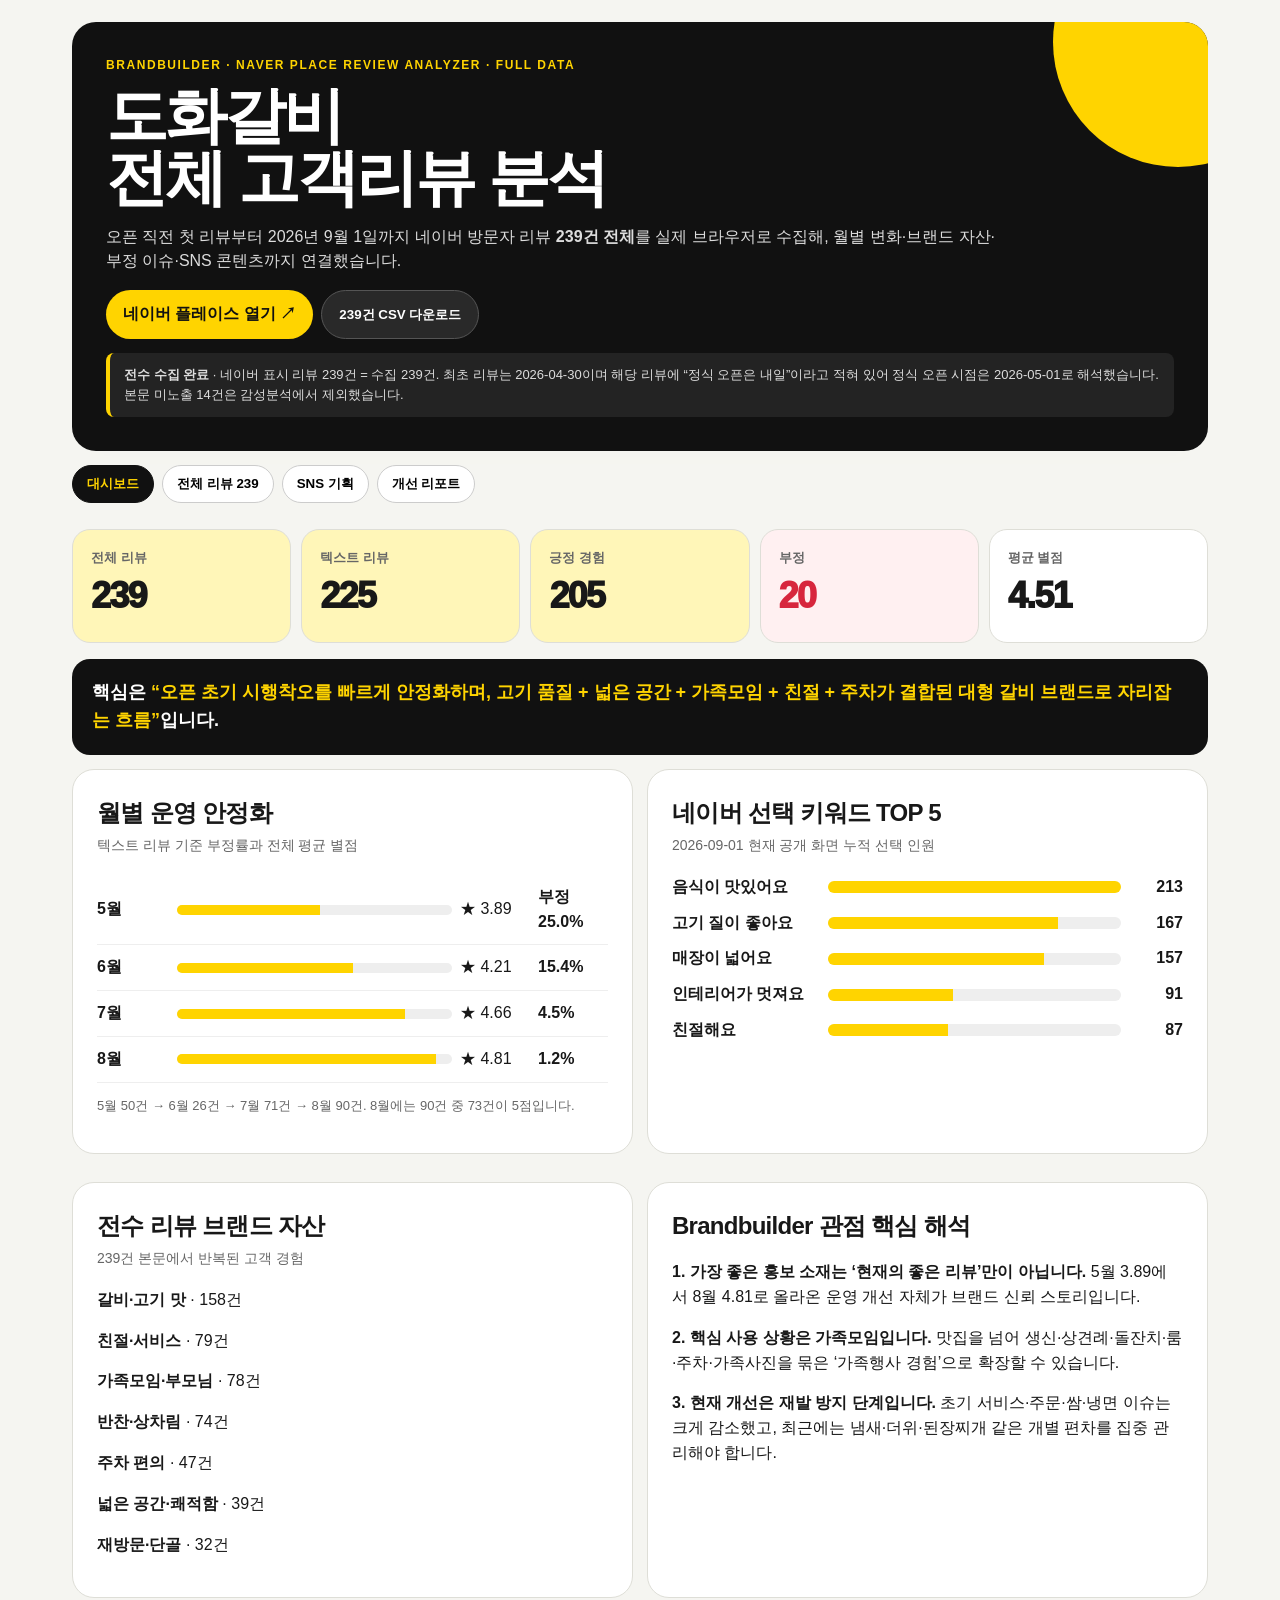
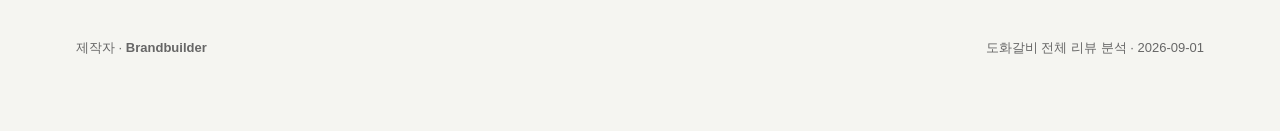
<file: naver-place-dohwa/index.html>
<!doctype html><html lang="ko"><head><meta charset="utf-8"><meta name="viewport" content="width=device-width,initial-scale=1,viewport-fit=cover"><meta name="theme-color" content="#111"><title>도화갈비 전체 리뷰 분석 | Brandbuilder</title><style>:root{--y:#ffd400;--b:#111;--bg:#f5f5f1;--line:#deded7;--red:#d7263d;--muted:#666}*{box-sizing:border-box}body{margin:0;background:var(--bg);font-family:Pretendard,-apple-system,BlinkMacSystemFont,"Segoe UI","Noto Sans KR",sans-serif;color:#181818;line-height:1.55}.wrap{max-width:1180px;margin:auto;padding:22px}.hero{background:#111;color:#fff;padding:34px;border-radius:24px;position:relative;overflow:hidden}.hero:after{content:"";position:absolute;width:250px;height:250px;background:var(--y);border-radius:50%;right:-95px;top:-105px}.eyebrow{color:var(--y);font-size:12px;font-weight:900;letter-spacing:.13em}h1{font-size:clamp(36px,5vw,62px);line-height:1;margin:10px 0 16px;letter-spacing:-.05em;position:relative;z-index:1}.hero p,.actions,.note{position:relative;z-index:1}.hero p{max-width:900px;color:#ddd}.actions{display:flex;gap:8px;flex-wrap:wrap}.btn{display:inline-block;border:0;border-radius:999px;padding:12px 17px;font-weight:900;text-decoration:none;cursor:pointer}.primary{background:var(--y);color:#111}.ghost{background:#292929;color:#fff;border:1px solid #555}.note{margin-top:14px;background:#232323;border-left:4px solid var(--y);padding:12px 14px;border-radius:8px;font-size:13px;color:#ddd}.tabs{position:sticky;top:0;z-index:20;background:rgba(245,245,241,.95);backdrop-filter:blur(10px);display:flex;gap:8px;padding:14px 0 10px;overflow:auto}.tab{white-space:nowrap;border:1px solid #ccc;background:#fff;padding:9px 14px;border-radius:999px;font-weight:850;cursor:pointer}.tab.on{background:#111;color:var(--y);border-color:#111}.panel{display:none}.panel.on{display:block}.kpis{display:grid;grid-template-columns:repeat(5,1fr);gap:10px;margin:16px 0}.kpi{background:#fff;border:1px solid var(--line);padding:18px;border-radius:18px}.kpi.y{background:#fff6b8}.kpi.r{background:#fff0f1}.lab{font-size:13px;color:var(--muted);font-weight:750}.val{font-size:36px;font-weight:950;letter-spacing:-.05em}.kpi.r .val{color:var(--red)}.section{background:#fff;border:1px solid var(--line);padding:24px;border-radius:22px;margin:14px 0}.section h2{font-size:24px;margin:0 0 4px;letter-spacing:-.03em}.sub{margin:0 0 18px;color:var(--muted);font-size:14px}.conclusion{background:#111;color:#fff;font-weight:850;font-size:18px;padding:20px;border-radius:18px}.conclusion strong{color:var(--y)}.two{display:grid;grid-template-columns:1fr 1fr;gap:14px}.cards{display:grid;grid-template-columns:repeat(2,1fr);gap:12px}.card,.review{border:1px solid var(--line);border-radius:18px;padding:18px;background:#fff}.card h3{margin:6px 0 8px}.badge{display:inline-block;padding:4px 9px;border-radius:999px;font-size:12px;font-weight:850}.pos{background:#fff1a0}.mix{background:#ffe1b1;color:#7e4400}.neg{background:#ffe0e4;color:#ad1426}.neutral{background:#eee;color:#555}.high{background:#ffe1e4;color:#ad1426}.mid{background:#fff0c9;color:#7c5200}.low{background:#eee;color:#666}.barrow{display:grid;grid-template-columns:minmax(130px,1.5fr) 3fr 52px;gap:10px;align-items:center;margin:11px 0}.barbg{height:12px;background:#eee;border-radius:99px;overflow:hidden}.bar{height:100%;background:var(--y)}.bn{text-align:right;font-weight:900}.trend{display:grid;grid-template-columns:72px 1fr 70px 70px;gap:8px;align-items:center;padding:10px 0;border-bottom:1px solid #eee}.spark{height:10px;background:#eee;border-radius:99px;overflow:hidden}.spark i{display:block;height:100%;background:var(--y)}.controls{display:flex;gap:8px;flex-wrap:wrap;margin:15px 0}input,select{min-height:44px;border:1px solid #ccc;border-radius:12px;padding:10px 12px;background:#fff;font:inherit}input{flex:1;min-width:220px}.review{margin:9px 0}.rtop{display:flex;justify-content:space-between;gap:8px;margin-bottom:8px}.meta{font-size:13px;color:#666}.body{white-space:pre-wrap}.signal{border-top:1px dashed #ddd;margin-top:10px;padding-top:9px;font-size:13px;color:#555}.small{font-size:13px;color:#666}details summary{cursor:pointer;font-weight:850}ol{padding-left:20px}li{margin:5px 0}.loading{padding:30px;text-align:center;color:#777}.pager{display:flex;gap:8px;align-items:center;justify-content:center;margin:16px 0}.pager button{border:1px solid #ccc;background:#fff;border-radius:10px;padding:8px 12px;cursor:pointer}footer{padding:26px 4px 50px;color:#666;font-size:13px;display:flex;justify-content:space-between;gap:10px;flex-wrap:wrap}@media(max-width:850px){.kpis{grid-template-columns:1fr 1fr}.two,.cards{grid-template-columns:1fr}.wrap{padding:14px}.hero{padding:26px 20px}.trend{grid-template-columns:60px 1fr 58px 60px}.val{font-size:31px}}</style></head><body><div class="wrap"><header class="hero"><div class="eyebrow">BRANDBUILDER · NAVER PLACE REVIEW ANALYZER · FULL DATA</div><h1>도화갈비<br>전체 고객리뷰 분석</h1><p>오픈 직전 첫 리뷰부터 2026년 9월 1일까지 네이버 방문자 리뷰 <b>239건 전체</b>를 실제 브라우저로 수집해, 월별 변화·브랜드 자산·부정 이슈·SNS 콘텐츠까지 연결했습니다.</p><div class="actions"><a class="btn primary" href="https://naver.me/FhudElJ0" target="_blank" rel="noopener">네이버 플레이스 열기 ↗</a><button class="btn ghost" onclick="downloadCSV()">239건 CSV 다운로드</button></div><div class="note"><b>전수 수집 완료</b> · 네이버 표시 리뷰 239건 = 수집 239건. 최초 리뷰는 2026-04-30이며 해당 리뷰에 “정식 오픈은 내일”이라고 적혀 있어 정식 오픈 시점은 2026-05-01로 해석했습니다. 본문 미노출 14건은 감성분석에서 제외했습니다.</div></header><nav class="tabs"><button class="tab on" data-t="dash">대시보드</button><button class="tab" data-t="reviews">전체 리뷰 239</button><button class="tab" data-t="sns">SNS 기획</button><button class="tab" data-t="improve">개선 리포트</button></nav><main><section id="dash" class="panel on"><div class="kpis"><div class="kpi y"><div class="lab">전체 리뷰</div><div class="val">239</div></div><div class="kpi y"><div class="lab">텍스트 리뷰</div><div class="val">225</div></div><div class="kpi y"><div class="lab">긍정 경험</div><div class="val">205</div></div><div class="kpi r"><div class="lab">부정</div><div class="val">20</div></div><div class="kpi"><div class="lab">평균 별점</div><div class="val">4.51</div></div></div><div class="conclusion">핵심은 <strong>“오픈 초기 시행착오를 빠르게 안정화하며, 고기 품질 + 넓은 공간 + 가족모임 + 친절 + 주차가 결합된 대형 갈비 브랜드로 자리잡는 흐름”</strong>입니다.</div><div class="two"><div class="section"><h2>월별 운영 안정화</h2><p class="sub">텍스트 리뷰 기준 부정률과 전체 평균 별점</p><div class="trend"><b>5월</b><div class="spark"><i style="width:52%"></i></div><span>★ 3.89</span><b>부정 25.0%</b></div><div class="trend"><b>6월</b><div class="spark"><i style="width:64%"></i></div><span>★ 4.21</span><b>15.4%</b></div><div class="trend"><b>7월</b><div class="spark"><i style="width:83%"></i></div><span>★ 4.66</span><b>4.5%</b></div><div class="trend"><b>8월</b><div class="spark"><i style="width:94%"></i></div><span>★ 4.81</span><b>1.2%</b></div><p class="small">5월 50건 → 6월 26건 → 7월 71건 → 8월 90건. 8월에는 90건 중 73건이 5점입니다.</p></div><div class="section"><h2>네이버 선택 키워드 TOP 5</h2><p class="sub">2026-09-01 현재 공개 화면 누적 선택 인원</p><div id="bars"></div></div></div><div class="two"><div class="section"><h2>전수 리뷰 브랜드 자산</h2><p class="sub">239건 본문에서 반복된 고객 경험</p><p><b>갈비·고기 맛</b> · 158건</p><p><b>친절·서비스</b> · 79건</p><p><b>가족모임·부모님</b> · 78건</p><p><b>반찬·상차림</b> · 74건</p><p><b>주차 편의</b> · 47건</p><p><b>넓은 공간·쾌적함</b> · 39건</p><p><b>재방문·단골</b> · 32건</p></div><div class="section"><h2>Brandbuilder 관점 핵심 해석</h2><p><b>1. 가장 좋은 홍보 소재는 ‘현재의 좋은 리뷰’만이 아닙니다.</b> 5월 3.89에서 8월 4.81로 올라온 운영 개선 자체가 브랜드 신뢰 스토리입니다.</p><p><b>2. 핵심 사용 상황은 가족모임입니다.</b> 맛집을 넘어 생신·상견례·돌잔치·룸·주차·가족사진을 묶은 ‘가족행사 경험’으로 확장할 수 있습니다.</p><p><b>3. 현재 개선은 재발 방지 단계입니다.</b> 초기 서비스·주문·쌈·냉면 이슈는 크게 감소했고, 최근에는 냄새·더위·된장찌개 같은 개별 편차를 집중 관리해야 합니다.</p></div></div></section><section id="reviews" class="panel"><div class="section"><h2>전체 고객리뷰 239건</h2><p class="sub">오픈 직전 2026-04-30부터 2026-09-01까지. 검색·분류·월 필터 가능.</p><div class="controls"><input id="q" placeholder="리뷰 검색 (꽃갈비, 냉면, 친절, 서비스...)" oninput="pageNo=1;renderReviews()"><select id="f" onchange="pageNo=1;renderReviews()"><option value="">전체 분류</option><option>긍정</option><option>개선동반 긍정</option><option>부정</option><option>본문없음</option></select><select id="month" onchange="pageNo=1;renderReviews()"><option value="">전체 월</option><option value="04">4월</option><option value="05">5월</option><option value="06">6월</option><option value="07">7월</option><option value="08">8월</option><option value="09">9월</option></select></div><div id="list" class="loading">239건 데이터를 불러오는 중...</div><div class="pager" id="pager"></div></div></section><section id="sns" class="panel"><div class="section"><h2>전수 리뷰 기반 SNS 기획</h2><p class="sub">전체 데이터를 숫자·고객 행동·사용 상황으로 콘텐츠화했습니다. 각 주제별 훅 5안.</p><div class="cards" id="snsCards"></div></div></section><section id="improve" class="panel"><div class="section"><h2>전수 리뷰 기반 개선 리포트</h2><p class="sub">개선동반 17건 + 부정 20건에서 반복 이슈와 월별 감소 여부를 함께 봅니다.</p><div class="cards"><article class="card"><span class="badge high">높음 · 13건</span><h3>서비스·직원 응대</h3><p><b>추이</b> · 5월 6 → 6월 5 → 7월 1 → 8월 1</p><p>가장 큰 초기 이슈였으나 크게 개선됐습니다. 입장·주문·리필·클레임 4단계 SOP와 피크타임 담당구역을 유지해 재발을 막는 단계입니다.</p></article><article class="card"><span class="badge high">최근성 · 3건</span><h3>냄새·더위·환기</h3><p><b>추이</b> · 5월 1 → 8월 2</p><p>최근 다시 등장한 이슈라 우선도가 높습니다. 영업 전/브레이크타임 환기, 공조필터·온도·룸 냄새 체크를 운영표에 넣는 것이 좋습니다.</p></article><article class="card"><span class="badge high">최근 · 1건</span><h3>된장찌개 맛 표준화</h3><p>8월 재방문 고객이 갈비·서비스는 높게 평가하면서도 된장찌개를 ‘맹탕’이라고 구체 지적했습니다. 육수·된장 g 단위 레시피와 조리시간을 표준화합니다.</p></article><article class="card"><span class="badge mid">중간 · 11건</span><h3>반찬·쌈 구성</h3><p><b>추이</b> · 5월 7 → 6월 2 → 7월 1 → 8월 1</p><p>초기 기대 불일치가 많았지만 안정화됐습니다. 기본 제공/요청 제공 항목과 리필 방식을 명확히 유지합니다.</p></article><article class="card"><span class="badge mid">중간 · 8건</span><h3>냉면 맛·스타일</h3><p><b>추이</b> · 5월 6 → 6월 1 → 7월 0 → 8월 1</p><p>결함보다는 ‘평양식·슴슴한 스타일’ 기대 불일치 성격이 큽니다. 메뉴 주문 전 스타일 설명과 비빔냉면 선택 가이드를 강화합니다.</p></article><article class="card"><span class="badge mid">중간 · 6건</span><h3>셀프 구이 기대 불일치</h3><p><b>추이</b> · 5월 2 → 6월 3 → 7월 1 → 8월 0</p><p>고급·대형 공간이 ‘직원이 구워주는 서비스’를 기대하게 합니다. 예약·메뉴판에서 구이 방식을 선제 안내하면 해결됩니다.</p></article><article class="card"><span class="badge mid">중간 · 7건</span><h3>간·양념 편차</h3><p><b>추이</b> · 5월 5 → 6월 0 → 7월 2 → 8월 0</p><p>최근 안정됐습니다. 양념 배치별 염도·당도, 침지시간 표준을 유지하는 품질관리 이슈입니다.</p></article><article class="card"><span class="badge mid">모니터링 · 4건</span><h3>가격·가치</h3><p><b>추이</b> · 5월 1 → 6월 2 → 7월 0 → 8월 1</p><p>가격을 방어하기보다 원육·반찬·공간·주차·룸·행사서비스의 ‘총가치’를 보여주는 방향이 적합합니다.</p></article><article class="card"><span class="badge low">낮음 · 4건</span><h3>주문·서빙 지연/누락</h3><p><b>추이</b> · 5월 3 → 6월 1 → 이후 0</p><p>오픈 초기 시행착오로 판단됩니다. 피크타임 주문→고기→식사메뉴 SLA만 유지하면 됩니다.</p></article><article class="card"><span class="badge low">낮음 · 2건</span><h3>주문 UX</h3><p>키오스크/태블릿 관련 이슈는 5월에만 확인돼 현재 해소 가능성이 높습니다. 고령 고객 주문 보조만 유지합니다.</p></article></div></div></section></main><footer><span>제작자 · <b>Brandbuilder</b></span><span>도화갈비 전체 리뷰 분석 · 2026-09-01</span></footer></div><script>const K=[["음식이 맛있어요",213],["고기 질이 좋아요",167],["매장이 넓어요",157],["인테리어가 멋져요",91],["친절해요",87]];const SNS=[['갈비·고기 품질','텍스트 158건 · 고기 질 167명',['239개 리뷰를 전부 읽어보니, 결국 가장 많이 남는 말은 ‘고기’였습니다','생갈비가 제일인 줄 알았는데 양념꽃갈비에서 생각이 바뀐 이유','‘고기 질이 좋아요’ 167명이 선택한 갈비집','입에서 사르르 녹는다는 표현이 리뷰에 반복되는 이유','가족 외식에서 실패하기 싫다면 공간보다 먼저 고기를 보세요']],['최근 만족도 급상승','8월 90건 · 5점 73건 · 평균 4.81',['오픈 4개월, 리뷰 숫자가 보여주는 가장 큰 변화','8월 리뷰 90건 중 73건이 5점이었습니다','5월 3.89에서 8월 4.81까지 올라온 이유','신상 맛집이 ‘단골 갈비집’이 되는 데 걸린 4개월','광고보다 운영이 먼저라는 걸 리뷰가 증명했습니다']],['가족모임·부모님','관련 텍스트 78건',['부모님 모실 식당, 맛보다 먼저 봐야 할 3가지','가족모임 리뷰가 78번 등장한 이유','상견례·생신·돌잔치, 식당 선택 기준이 다른 이유','아이부터 부모님까지 한 테이블에 앉기 쉬운 갈비집','가족외식이 ‘한 끼’가 아니라 ‘행사’가 되는 곳']],['친절·서비스','관련 텍스트 79건 · 친절해요 87명',['고기 맛이 같다면 재방문을 가르는 건 서비스입니다','친절하다는 말이 79개 리뷰에서 반복됐습니다','말하기 전에 반찬을 채워주는 순간','가족모임에서 직원 응대가 메뉴만큼 중요한 이유','맛있는 식사를 ‘좋은 기억’으로 바꾸는 마지막 10%']],['넓은 공간·프라이빗 룸','매장이 넓어요 157명',['넓은 식당은 많지만 ‘조용한 대형식당’은 드뭅니다','매장이 넓다고 157명이 선택한 이유','회식 장소가 시끄러울 필요는 없습니다','대형홀과 프라이빗 룸이 동시에 필요한 순간','인천 단체모임 장소를 고르는 기준을 바꿔보세요']],['주차 편의','관련 텍스트 47건',['가족외식, 맛집인데 주차 때문에 포기한 적 있나요?','리뷰 47건이 주차를 먼저 말한 이유','부모님 모실 때 주차가 메뉴만큼 중요한 이유','단체모임의 첫 고객경험은 주차장에서 시작됩니다','여러 대가 함께 와도 덜 부담스러운 식사 장소']],['반찬·한상 완성도','관련 텍스트 74건',['갈비집의 수준은 고기 옆에서 드러납니다','반찬 이야기가 74개 리뷰에 등장한 이유','고기 한 점보다 한상이 기억나는 순간','부모님이 좋아하는 갈비집은 반찬부터 다릅니다','메인 메뉴만 찍으면 도화갈비의 절반만 보여주는 겁니다']],['재방문·단골','관련 표현 32건',['원래 가던 단골집이 있었는데 여기만 오게 됐다는 리뷰','세 번째 방문 고객이 고른 메뉴는 달랐습니다','재방문 관련 리뷰가 32건 쌓인 이유','첫 방문보다 두 번째 방문이 더 중요한 브랜드 지표','‘맛있다’보다 강한 말은 ‘또 왔다’입니다']],['평일 꽃갈비 한상','솥밥·한상·런치 22건',['고급 갈비집인데 점심에 다시 찾는 이유','꽃갈비에 솥밥 또는 냉면까지, 평일 한상 사용법','가격보다 ‘구성’을 보면 가성비가 보입니다','점심과 저녁, 도화갈비를 다르게 먹는 방법','갈비 한 점과 비빔냉면이 환상조합이라는 리뷰']],['가족사진·행사 경험','가족사진 3건 · 행사서비스 10건',['갈비 먹고 가족사진까지 남길 수 있다면?','부모님 생신, 식사와 사진을 따로 예약하지 마세요','돌잔치·생신의 ‘남는 것’을 바꾸는 식당','식사보다 오래 남는 건 결국 사진입니다','가족행사를 한 장소에서 끝내는 가장 쉬운 방법']]];let R=[],pageNo=1;const perPage=20;const complaint=[/아쉽|불편|맹탕|퍽퍽|질기|비싸|불친절|어수선|너무\s*덥|냄새.*아쉽|짜서|짰|밍밍|맛이\s*없|맛없|기대이하|누락|늦게|오래\s*기다|안\s*나오|안나오|눈치\s*주|화장실.*(더럽|청결하지|부재)|키오스크.*(불편|괴롭|작)|셀프로\s*구워|직접\s*구워|쌈.*(없|아쉽)|상추.*(없|아쉽)|깻잎.*(없|아쉽)/];const strong=[/재방문.*없|다신\s*(올|가|방문)|두번은\s*안|최악|대실망|안\s*갈|안갈|기대\s*이하/];const posTerms=['맛있','부드럽','좋아요','좋았','좋습니다','최고','친절','깨끗','쾌적','넓','고급','만족','추천','가성비','주차','재방문','단골','강추','훌륭','육즙','감동','사랑','룸','가족'];function rating(raw){const m=(raw||'').match(/별점\s*([0-5](?:\.\d)?)\s*점/);return m?+m[1]:null}function date(raw){const m=(raw||'').match(/2026년\s*(\d{1,2})월\s*(\d{1,2})일/);return m?`2026-${String(m[1]).padStart(2,'0')}-${String(m[2]).padStart(2,'0')}`:''}function classify(x){const b=x.body||'',rt=rating(x.raw);if(!b.trim())return'본문없음';const comp=complaint.some(r=>r.test(b)),st=strong.some(r=>r.test(b)),p=posTerms.filter(t=>b.includes(t)).length;if(rt!==null&&rt>=4)return(comp||st)?'개선동반 긍정':'긍정';if(rt===3.5){if(st&&p<=1)return'부정';if(comp||st)return'개선동반 긍정';return p?'긍정':'중립'}if(rt!==null&&rt<=3){if(comp||st)return'부정';return p>=2?'긍정':'중립'}return comp?'개선동반 긍정':(p?'긍정':'중립')}function esc(s){return String(s??'').replace(/[&<>"']/g,m=>({'&':'&amp;','<':'&lt;','>':'&gt;','"':'&quot;',"'":'&#39;'}[m]))}document.querySelectorAll('.tab').forEach(b=>b.onclick=()=>{document.querySelectorAll('.tab').forEach(x=>x.classList.remove('on'));document.querySelectorAll('.panel').forEach(x=>x.classList.remove('on'));b.classList.add('on');document.getElementById(b.dataset.t).classList.add('on')});document.getElementById('bars').innerHTML=K.map(x=>`<div class="barrow"><b>${x[0]}</b><div class="barbg"><div class="bar" style="width:${x[1]/213*100}%"></div></div><span class="bn">${x[1]}</span></div>`).join('');document.getElementById('snsCards').innerHTML=SNS.map((x,i)=>`<article class="card"><span class="badge pos">TOP ${i+1}</span><h3>${x[0]}</h3><p class="small">${x[1]}</p><details><summary>훅 5안</summary><ol>${x[2].map(h=>`<li>${h}</li>`).join('')}</ol></details></article>`).join('');function filtered(){const q=document.getElementById('q').value.toLowerCase(),f=document.getElementById('f').value,m=document.getElementById('month').value;return R.filter(r=>(!q||(r.body||'').toLowerCase().includes(q))&&(!f||r.sentiment===f)&&(!m||r.date.slice(5,7)===m))}function renderReviews(){const a=filtered(),pages=Math.max(1,Math.ceil(a.length/perPage));if(pageNo>pages)pageNo=pages;const rows=a.slice((pageNo-1)*perPage,pageNo*perPage);document.getElementById('list').className='';document.getElementById('list').innerHTML=rows.map(r=>`<article class="review"><div class="rtop"><div><span class="badge ${r.sentiment==='긍정'?'pos':r.sentiment==='부정'?'neg':r.sentiment==='본문없음'?'neutral':'mix'}">${r.sentiment}</span> <span class="meta">${r.date} · ${esc(r.author)}</span></div><b>${r.rating===null?'':'★ '+r.rating}</b></div><div class="body">${r.body?esc(r.body):'<span class="small">본문 미노출</span>'}</div></article>`).join('')||'<p class="small">조건에 맞는 리뷰가 없습니다.</p>';document.getElementById('pager').innerHTML=`<button onclick="pageNo=Math.max(1,pageNo-1);renderReviews()">이전</button><b>${pageNo} / ${pages}</b><span class="small">${a.length}건</span><button onclick="pageNo=Math.min(${pages},pageNo+1);renderReviews()">다음</button>`}function downloadCSV(){const a=[['날짜','별점','작성자','구분','리뷰 내용'],...R.map(r=>[r.date,r.rating??'',r.author,r.sentiment,r.body])],c=a.map(row=>row.map(v=>'"'+String(v??'').replaceAll('"','""')+'"').join(',')).join('\r\n'),blob=new Blob(['\ufeff'+c],{type:'text/csv;charset=utf-8'}),z=document.createElement('a');z.href=URL.createObjectURL(blob);z.download='도화갈비_네이버리뷰_전체239건.csv';z.click();URL.revokeObjectURL(z.href)}fetch('../naver-place-dohwa-full/reviews.ndjson').then(x=>x.text()).then(t=>{R=t.trim().split('\n').filter(Boolean).map(l=>{const x=JSON.parse(l);return{author:x.author||'',body:x.body||'',raw:x.raw||'',date:date(x.raw),rating:rating(x.raw),sentiment:classify(x)}});renderReviews()}).catch(e=>{document.getElementById('list').innerHTML='<p class="small">전체 리뷰 데이터 로딩에 실패했습니다. 페이지를 새로고침해 주세요.</p>';console.error(e)});</script></body></html>
</file>
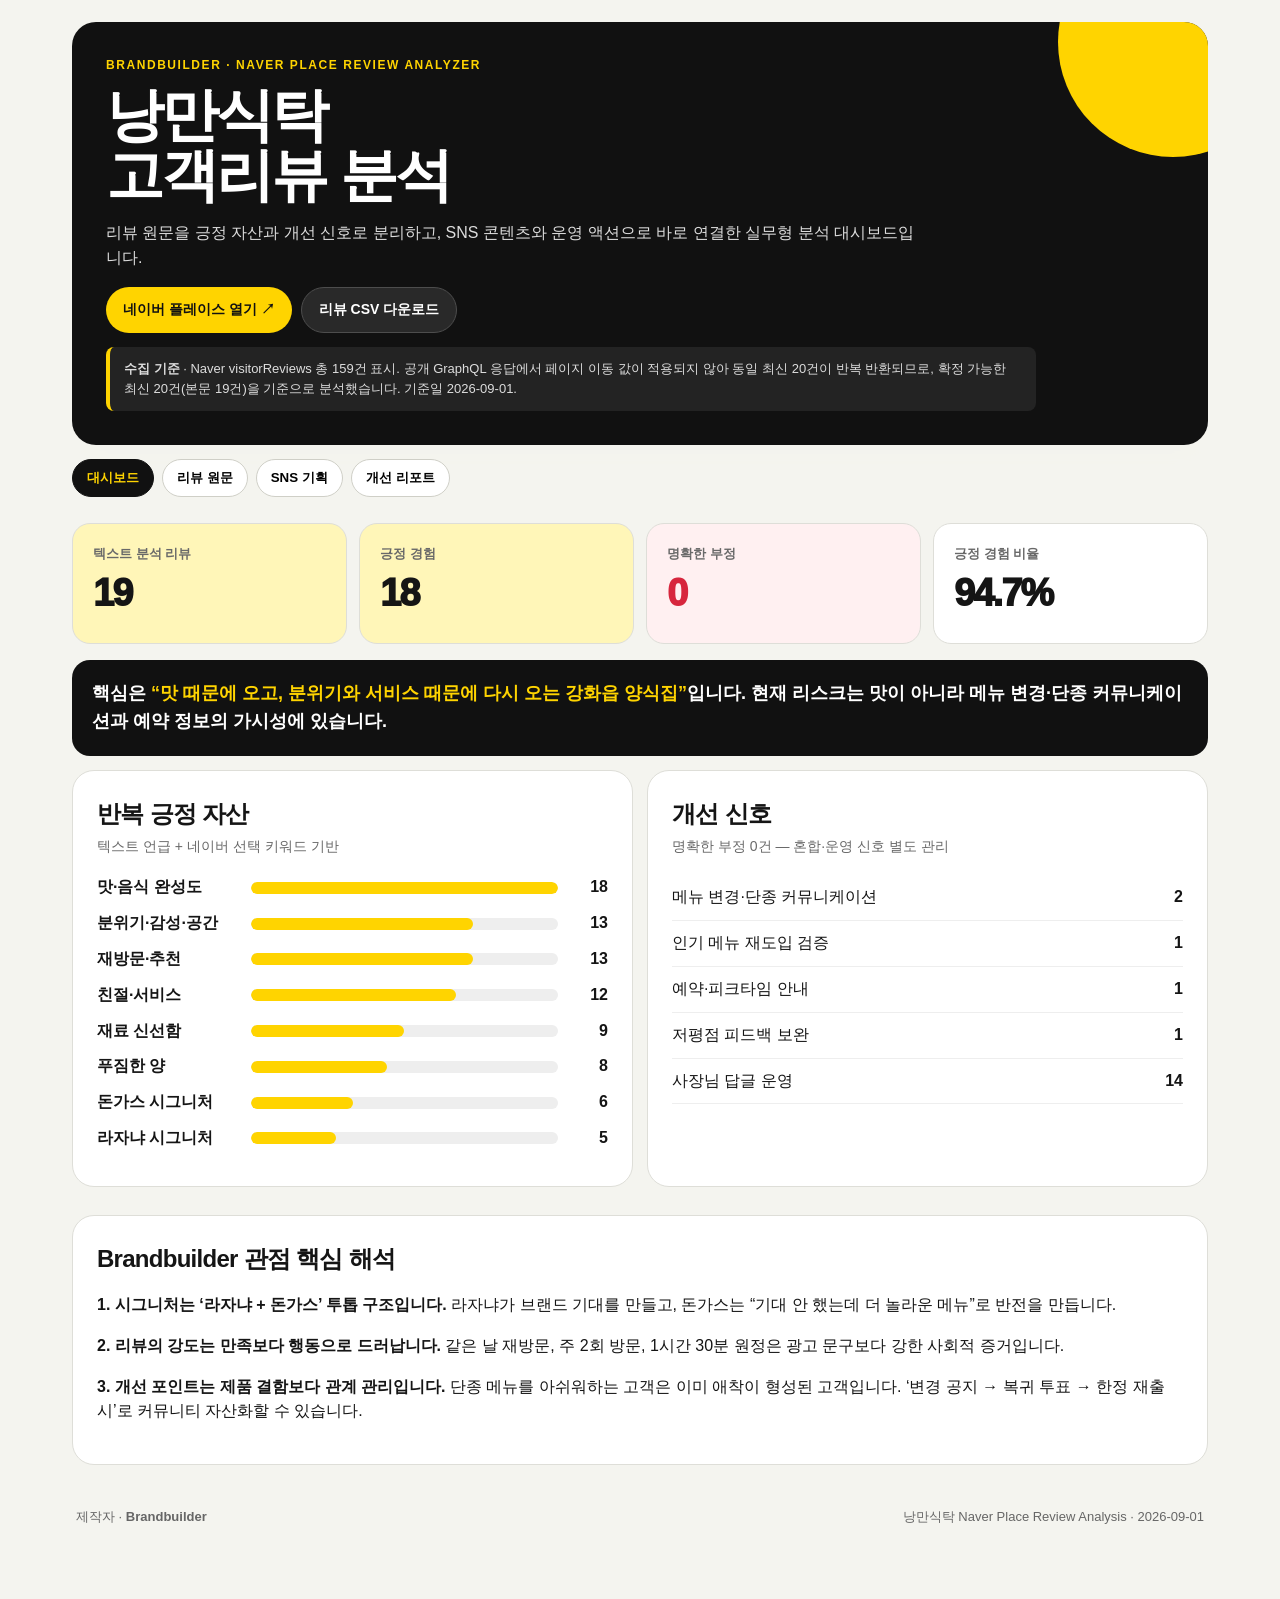
<file: naver-place-nangman/index.html>
<!doctype html><html lang="ko"><head><meta charset="utf-8"><meta name="viewport" content="width=device-width,initial-scale=1,viewport-fit=cover"><meta name="theme-color" content="#111"><title>낭만식탁 네이버플레이스 리뷰 분석 | Brandbuilder</title><style>:root{--y:#ffd400;--b:#111;--w:#fff;--s:#f4f4ef;--l:#deded8;--r:#d7263d;--rs:#fff0f1;--m:#696969}*{box-sizing:border-box}html{scroll-behavior:smooth}body{margin:0;background:var(--s);color:#151515;font-family:Pretendard,-apple-system,BlinkMacSystemFont,"Segoe UI","Noto Sans KR",sans-serif;line-height:1.55}.wrap{max-width:1180px;margin:auto;padding:22px}.hero{background:#111;color:#fff;border-radius:24px;padding:34px;position:relative;overflow:hidden}.hero:after{content:"";position:absolute;width:230px;height:230px;border-radius:50%;background:var(--y);right:-80px;top:-95px}.eyebrow{font-size:12px;letter-spacing:.13em;font-weight:850;color:var(--y)}h1{font-size:clamp(30px,5vw,58px);line-height:1.04;margin:10px 0 16px;letter-spacing:-.05em;max-width:800px}.hero p{max-width:820px;color:#ddd}.actions{display:flex;gap:9px;flex-wrap:wrap}.btn{border:0;border-radius:999px;padding:12px 17px;font-weight:850;text-decoration:none;cursor:pointer;font-size:14px}.primary{background:var(--y);color:#111}.ghost{background:#292929;color:#fff;border:1px solid #4d4d4d}.notice{margin-top:14px;padding:12px 14px;background:#232323;border-left:4px solid var(--y);font-size:13px;color:#ddd;border-radius:8px;max-width:930px}.tabs{position:sticky;top:0;z-index:10;background:rgba(244,244,239,.95);backdrop-filter:blur(10px);padding:14px 0 10px;display:flex;gap:8px;overflow:auto}.tab{white-space:nowrap;border:1px solid #cfcfc7;background:#fff;border-radius:999px;padding:9px 14px;font-weight:850;cursor:pointer}.tab.on{background:#111;color:var(--y);border-color:#111}.panel{display:none}.panel.on{display:block}.kpis{display:grid;grid-template-columns:repeat(4,1fr);gap:12px;margin:16px 0}.kpi{background:#fff;border:1px solid var(--l);border-radius:18px;padding:20px}.kpi.y{background:#fff6b8}.kpi.r{background:var(--rs)}.kpi.r .v{color:var(--r)}.lab{font-size:13px;color:var(--m);font-weight:750}.v{font-size:38px;font-weight:950;letter-spacing:-.05em}.section{background:#fff;border:1px solid var(--l);border-radius:22px;padding:24px;margin:14px 0}.section h2{font-size:24px;margin:0 0 4px;letter-spacing:-.03em}.sub{color:var(--m);font-size:14px;margin:0 0 18px}.conclusion{font-size:18px;font-weight:800;background:#111;color:#fff;border-radius:18px;padding:20px}.conclusion strong{color:var(--y)}.two{display:grid;grid-template-columns:1fr 1fr;gap:14px}.barrow{display:grid;grid-template-columns:minmax(120px,1.4fr) 3fr 40px;gap:10px;align-items:center;margin:11px 0}.barbg{height:12px;background:#eee;border-radius:99px;overflow:hidden}.bar{height:100%;background:var(--y);border-radius:99px}.bn{font-weight:900;text-align:right}.mini{display:flex;justify-content:space-between;border-bottom:1px solid #eee;padding:10px 0}.badge{display:inline-block;border-radius:999px;padding:4px 9px;font-size:12px;font-weight:850}.pos{background:#fff1a0}.mix{background:#ffe1b1;color:#7e4400}.neu{background:#e9e9e9;color:#555}.high{background:#ffe1e4;color:#ad1426}.mid{background:#fff0c9;color:#7c5200}.controls{display:flex;gap:8px;flex-wrap:wrap;margin:16px 0}input,select{border:1px solid #cfcfc9;border-radius:12px;padding:11px 12px;background:#fff;font:inherit;min-height:44px}input{flex:1;min-width:220px}.reviewgrid{display:grid;gap:10px}.review{background:#fff;border:1px solid var(--l);border-radius:16px;padding:17px}.rtop{display:flex;justify-content:space-between;gap:10px;align-items:center;margin-bottom:8px}.meta{font-size:13px;color:var(--m)}.rating{font-weight:900}.body{white-space:pre-wrap;font-size:15px}.signal{margin-top:10px;padding-top:10px;border-top:1px dashed #ddd;font-size:13px;color:#555}.cards{display:grid;grid-template-columns:repeat(2,1fr);gap:12px}.card{border:1px solid var(--l);border-radius:18px;padding:18px;background:#fff}.card h3{margin:7px 0 8px;font-size:19px}.card p{margin:6px 0;color:#444}.hooks{margin:10px 0 0;padding-left:20px}.hooks li{padding:5px 0;border-bottom:1px solid #eee;font-size:14px}.hooks li:last-child{border:0}details{margin-top:10px}summary{cursor:pointer;font-weight:850}.small{font-size:13px;color:var(--m)}footer{padding:28px 4px 50px;color:#666;font-size:13px;display:flex;justify-content:space-between;gap:12px;flex-wrap:wrap}@media(max-width:800px){.wrap{padding:14px}.hero{padding:26px 20px;border-radius:18px}.hero:after{width:150px;height:150px;right:-65px;top:-70px}.kpis{grid-template-columns:1fr 1fr}.two,.cards{grid-template-columns:1fr}.section{padding:18px}.barrow{grid-template-columns:110px 1fr 35px}.v{font-size:32px}}@media(max-width:430px){h1{font-size:36px}.kpis{gap:8px}.kpi{padding:15px}}</style></head><body><div class="wrap"><header class="hero"><div class="eyebrow">BRANDBUILDER · NAVER PLACE REVIEW ANALYZER</div><h1>낭만식탁<br>고객리뷰 분석</h1><p>리뷰 원문을 긍정 자산과 개선 신호로 분리하고, SNS 콘텐츠와 운영 액션으로 바로 연결한 실무형 분석 대시보드입니다.</p><div class="actions"><a class="btn primary" href="https://naver.me/xDJdkulM" target="_blank" rel="noopener">네이버 플레이스 열기 ↗</a><button class="btn ghost" onclick="csv()">리뷰 CSV 다운로드</button></div><div class="notice"><b>수집 기준</b> · Naver visitorReviews 총 159건 표시. 공개 GraphQL 응답에서 페이지 이동 값이 적용되지 않아 동일 최신 20건이 반복 반환되므로, 확정 가능한 최신 20건(본문 19건)을 기준으로 분석했습니다. 기준일 2026-09-01.</div></header><nav class="tabs"><button class="tab on" data-t="dash">대시보드</button><button class="tab" data-t="reviews">리뷰 원문</button><button class="tab" data-t="sns">SNS 기획</button><button class="tab" data-t="improve">개선 리포트</button></nav><main><section id="dash" class="panel on"><div class="kpis"><div class="kpi y"><div class="lab">텍스트 분석 리뷰</div><div class="v">19</div></div><div class="kpi y"><div class="lab">긍정 경험</div><div class="v">18</div></div><div class="kpi r"><div class="lab">명확한 부정</div><div class="v">0</div></div><div class="kpi"><div class="lab">긍정 경험 비율</div><div class="v">94.7%</div></div></div><div class="conclusion">핵심은 <strong>“맛 때문에 오고, 분위기와 서비스 때문에 다시 오는 강화읍 양식집”</strong>입니다. 현재 리스크는 맛이 아니라 메뉴 변경·단종 커뮤니케이션과 예약 정보의 가시성에 있습니다.</div><div class="two"><div class="section"><h2>반복 긍정 자산</h2><p class="sub">텍스트 언급 + 네이버 선택 키워드 기반</p><div id="bars"></div></div><div class="section"><h2>개선 신호</h2><p class="sub">명확한 부정 0건 — 혼합·운영 신호 별도 관리</p><div class="mini"><span>메뉴 변경·단종 커뮤니케이션</span><b>2</b></div><div class="mini"><span>인기 메뉴 재도입 검증</span><b>1</b></div><div class="mini"><span>예약·피크타임 안내</span><b>1</b></div><div class="mini"><span>저평점 피드백 보완</span><b>1</b></div><div class="mini"><span>사장님 답글 운영</span><b>14</b></div></div></div><div class="section"><h2>Brandbuilder 관점 핵심 해석</h2><p><b>1. 시그니처는 ‘라자냐 + 돈가스’ 투톱 구조입니다.</b> 라자냐가 브랜드 기대를 만들고, 돈가스는 “기대 안 했는데 더 놀라운 메뉴”로 반전을 만듭니다.</p><p><b>2. 리뷰의 강도는 만족보다 행동으로 드러납니다.</b> 같은 날 재방문, 주 2회 방문, 1시간 30분 원정은 광고 문구보다 강한 사회적 증거입니다.</p><p><b>3. 개선 포인트는 제품 결함보다 관계 관리입니다.</b> 단종 메뉴를 아쉬워하는 고객은 이미 애착이 형성된 고객입니다. ‘변경 공지 → 복귀 투표 → 한정 재출시’로 커뮤니티 자산화할 수 있습니다.</p></div></section><section id="reviews" class="panel"><div class="section"><h2>고객리뷰 원문</h2><p class="sub">날짜·별점·감성 분류로 검색합니다. 본문 없는 1건은 분석 제외.</p><div class="controls"><input id="q" placeholder="리뷰 내용 검색 (라자냐, 돈가스...)" oninput="render()"><select id="f" onchange="render()"><option value="">전체 분류</option><option>긍정</option><option>개선동반 긍정</option><option>중립</option><option>분석 제외</option></select></div><div id="list" class="reviewgrid"><p>리뷰 데이터를 불러오는 중...</p></div></div></section><section id="sns" class="panel"><div class="section"><h2>SNS 홍보 콘텐츠 기획</h2><p class="sub">긍정 리뷰를 우선순위로 전환했습니다. 각 주제별 훅 5안을 적용합니다.</p><div class="cards"><article class="card"><span class="badge pos">TOP 1 · 근거 18</span><h3>맛·음식 완성도</h3><p><b>릴스 15~20초</b> · 라자냐 단면 → 돈가스 소스 → 치킨스테이크 → 완성 상차림</p><details><summary>훅 5안</summary><ol class="hooks"><li>강화도에서 양식 먹고 ‘다시 온다’는 말이 나오는 이유</li><li>라자냐보다 돈가스가 더 놀라웠다는 리뷰, 진짜일까?</li><li>맛·분위기·서비스, 하나만 잘하는 집이 아닙니다</li><li>최신 리뷰 키워드 18건이 공통으로 가리킨 한 가지: 맛</li><li>오늘 메뉴 고민 10초 만에 끝내는 강화읍 양식집</li></ol></details><p class="small">전략: 사회적 증거 · 반전 · 통합가치 · 숫자 · 즉각적 이점</p></article><article class="card"><span class="badge pos">TOP 2 · 근거 13</span><h3>재방문·추천</h3><p><b>UGC 리뷰 릴스</b> · 리뷰 문구 → 방문 동선 → 대표 메뉴 → 재방문 행동</p><details><summary>훅 5안</summary><ol class="hooks"><li>점심 먹고 저녁에 또 온 손님이 있습니다</li><li>1시간 30분 걸려 다시 찾아온 이유</li><li>이번 주에 두 번 간 식당, 메뉴가 뭐였을까?</li><li>‘재방문 의향 100%’라는 말, 메뉴로 증명해보겠습니다</li><li>첫 방문보다 두 번째 방문이 더 중요한 이유</li></ol></details><p class="small">전략: 행동 증거 · 특이성 · 호기심 · 고객 권위 · 관계</p></article><article class="card"><span class="badge pos">TOP 3 · 근거 13</span><h3>분위기·감성·공간</h3><p><b>공간 릴스/카루셀</b> · 입구 → 좌석 → 유모차 동선 → 테이블 → 데이트 컷</p><details><summary>훅 5안</summary><ol class="hooks"><li>유모차도 데이트도 편한 한 테이블</li><li>강화도 데이트 코스, 음식보다 먼저 저장되는 공간</li><li>아이와 와도, 연인과 와도 분위기를 포기하지 않는 법</li><li>감성 맛집은 맛이 약하다? 낭만식탁은 반대입니다</li><li>사진 찍기 좋은데, 먹고 나면 맛이 더 기억나는 곳</li></ol></details><p class="small">전략: 타깃 확장 · 활용성 · 가치 결합 · 반전 · 감각 기억</p></article><article class="card"><span class="badge pos">TOP 4 · 근거 12</span><h3>친절·서비스</h3><p><b>비하인드 릴스</b> · 환대 → 메뉴 설명 → 서빙 → 배려 → 마무리 인사</p><details><summary>훅 5안</summary><ol class="hooks"><li>음식이 맛있어도 다시 안 가는 집이 있습니다</li><li>재방문을 만드는 마지막 한 가지는 ‘응대’입니다</li><li>사장님 친절하심👍 고객이 직접 남긴 한 줄</li><li>메뉴보다 먼저 기억되는 서비스의 순간</li><li>좋은 식사는 주문부터 계산까지 이어집니다</li></ol></details><p class="small">전략: 문제 제기 · 본질 · 고객 언어 · 감정 기억 · 경험 설계</p></article><article class="card"><span class="badge pos">시그니처 · 근거 6</span><h3>돈가스</h3><details><summary>훅 5안</summary><ol class="hooks"><li>기대 안 했는데 제일 맛있었다는 돈가스</li><li>‘돈까스는 낭만식탁이 제일 맛있어요’라는 리뷰</li><li>라자냐집인 줄 알았는데 돈가스에 놀라는 이유</li><li>직접 만든 티가 나는 소스, 여기서 차이가 납니다</li><li>한 장만 시켰는데 다음 방문 메뉴가 된 돈가스</li></ol></details><p class="small">전략: 놀라움 · 고객 권위 · 반전 · 공정 구체성 · 재구매</p></article><article class="card"><span class="badge pos">시그니처 · 근거 5</span><h3>크리스피 라자냐</h3><details><summary>훅 5안</summary><ol class="hooks"><li>겉은 바삭, 속은 라구와 치즈—크리스피 라자냐</li><li>익숙한 라자냐를 ‘크리스피’하게 바꿨습니다</li><li>라자냐 때문에 저장했다가 다른 메뉴까지 주문하게 되는 집</li><li>플레이팅은 3초, 맛은 오래 기억되는 라자냐</li><li>강화도에서 라자냐를 찾는다면 이 단면부터 보세요</li></ol></details><p class="small">전략: 감각 · 차별성 · 호기심 · 기억 · 시각 이점</p></article><article class="card"><span class="badge pos">가치 · 근거 8</span><h3>푸짐한 양</h3><details><summary>훅 5안</summary><ol class="hooks"><li>양 적을 줄 알고 많이 시켰다가 놀랐습니다</li><li>‘푸짐함’은 사진보다 테이블 전체로 보여줘야 합니다</li><li>라자냐·치킨스테이크·하이볼, 한 상이 꽉 차는 이유</li><li>가성비는 가격표가 아니라 다 먹고 난 뒤 결정됩니다</li><li>여행지 식사, 양 때문에 한 번 더 주문할 필요 없게</li></ol></details><p class="small">전략: 실제 상황 · 시각 증명 · 구체성 · 관점 전환 · 이점</p></article><article class="card"><span class="badge mix">참여형 · 신호 2</span><h3>고객과 만드는 메뉴</h3><details><summary>훅 5안</summary><ol class="hooks"><li>사라진 베이글을 기억하는 손님이 있습니다</li><li>메뉴를 바꿀 때, 단골의 기억까지 바꾸면 안 됩니다</li><li>다시 먹고 싶은 메뉴 1위, 댓글로 골라주세요</li><li>신메뉴보다 먼저 물어야 할 것: 다시 보고 싶은 메뉴는?</li><li>단종 메뉴를 시즌 한정으로 되살리면 생기는 일</li></ol></details><p class="small">전략: 향수 · 브랜드 철학 · 참여 · 질문 · 희소성</p></article></div></div></section><section id="improve" class="panel"><div class="section"><h2>고객 경험 개선 리포트</h2><p class="sub">부정을 억지로 만들지 않고, 개선동반 리뷰와 운영 데이터에서 실행 신호만 추출했습니다.</p><div class="cards"><article class="card"><span class="badge high">높음 · 2건</span><h3>메뉴 변경·단종 커뮤니케이션</h3><p><b>신호</b> · “메뉴가 조금 바꼈네요” / “베이글 메뉴가 사라졌어요”</p><p><b>실행</b> · 신메뉴 전후 2주간 네이버 소식·인스타 하이라이트에 변경/종료/대체 메뉴 고정 공지.</p><p class="small">KPI · 단종 메뉴 문의/아쉬움 언급 · 신메뉴 인지율</p></article><article class="card"><span class="badge high">높음 · 1건</span><h3>인기 메뉴 재도입 검증</h3><p><b>신호</b> · “베이글 메뉴 살려주세요”</p><p><b>실행</b> · ‘다시 먹고 싶은 메뉴’ 투표 → 2주 시즌 한정 테스트 → 판매율·재주문 의향으로 정식 복귀 판단.</p></article><article class="card"><span class="badge mid">중간 · 1건</span><h3>예약·피크타임 안내</h3><p><b>신호</b> · “꼭 예약하는 걸 추천합니다”</p><p><b>실행</b> · 피크 시간대, 예약 버튼, 워크인 대기 가이드, 실시간 좌석 스토리를 연결.</p></article><article class="card"><span class="badge mid">중간 · 1건</span><h3>저평점·짧은 리뷰 보완</h3><p><b>신호</b> · 별점 3점 + 짧은 긍정 문구로 원인 파악 불가</p><p><b>실행</b> · 추측 대신 후속 질문형 답글 + QR 3문항 만족도 조사로 구체 신호 확보.</p></article><article class="card"><span class="badge mid">중간 · 14건</span><h3>사장님 답글 운영</h3><p><b>현황</b> · 최신 20건 중 답글 6건, 응답률 30%</p><p><b>실행</b> · 48시간 이내 답글 SLA, 메뉴·방문 상황 개인화, 개선 리뷰는 원인·대응·재방문 제안 3단계 답변.</p></article></div></div></section></main><footer><span>제작자 · <b>Brandbuilder</b></span><span>낭만식탁 Naver Place Review Analysis · 2026-09-01</span></footer></div><script>let R=[];const themes=[['맛·음식 완성도',18],['분위기·감성·공간',13],['재방문·추천',13],['친절·서비스',12],['재료 신선함',9],['푸짐한 양',8],['돈가스 시그니처',6],['라자냐 시그니처',5]];const mixed={14:'메뉴 변경·신메뉴 내용을 선제 공지',15:'단종 메뉴 수요 검증 후 시즌 한정 재도입 또는 대체 메뉴 연결'},signals={6:'피크타임 예약 권장 안내와 예약 버튼 가시성 강화',14:'메뉴 변경·신메뉴 내용을 선제 공지',15:'단종 메뉴 수요 검증 후 시즌 한정 재도입 또는 대체 메뉴 연결'};document.querySelectorAll('.tab').forEach(b=>b.onclick=()=>{document.querySelectorAll('.tab').forEach(x=>x.classList.remove('on'));document.querySelectorAll('.panel').forEach(x=>x.classList.remove('on'));b.classList.add('on');document.getElementById(b.dataset.t).classList.add('on')});const esc=s=>String(s??'').replace(/[&<>"']/g,m=>({'&':'&amp;','<':'&lt;','>':'&gt;','"':'&quot;',"'":'&#39;'}[m]));function cat(n,b){if(!b.trim())return'분석 제외';if(n===14||n===15)return'개선동반 긍정';if(n===19)return'중립';return'긍정'}function cls(s){return s==='긍정'?'pos':s==='개선동반 긍정'?'mix':'neu'}function d(s){let m=s.match(/(\d+)\.(\d+)\./);return m?`2026-${String(m[1]).padStart(2,'0')}-${String(m[2]).padStart(2,'0')}`:s}function render(){let q=document.getElementById('q').value.trim().toLowerCase(),f=document.getElementById('f').value,a=R.filter(r=>(!f||r.sentiment===f)&&(!q||r.body.toLowerCase().includes(q)));document.getElementById('list').innerHTML=a.map(r=>`<article class="review"><div class="rtop"><div><span class="badge ${cls(r.sentiment)}">${esc(r.sentiment)}</span> <span class="meta">${r.date}</span></div><div class="rating">★ ${r.rating}</div></div><div class="body">${r.body?esc(r.body):'<span class="small">본문 없음</span>'}</div>${signals[r.no]?`<div class="signal"><b>개선 신호</b> · ${esc(signals[r.no])}</div>`:''}</article>`).join('')||'<p class="small">조건에 맞는 리뷰가 없습니다.</p>'}function csv(){let a=[['날짜','별점','구분','리뷰 내용'],...R.map(r=>[r.date,r.rating,r.sentiment,r.body])],c=a.map(x=>x.map(v=>'"'+String(v??'').replaceAll('"','""')+'"').join(',')).join('\r\n'),blob=new Blob(['\ufeff'+c],{type:'text/csv;charset=utf-8'}),z=document.createElement('a');z.href=URL.createObjectURL(blob);z.download='낭만식탁_네이버리뷰_최신20건.csv';z.click();URL.revokeObjectURL(z.href)}document.getElementById('bars').innerHTML=themes.map(x=>`<div class="barrow"><b>${x[0]}</b><div class="barbg"><div class="bar" style="width:${x[1]/18*100}%"></div></div><span class="bn">${x[1]}</span></div>`).join('');fetch('./reviews_compact.ndjson').then(x=>x.text()).then(t=>{R=t.trim().split('\n').filter(Boolean).map((l,i)=>{let r=JSON.parse(l);return{no:r.no,date:d(r.date),rating:r.rating,body:r.body||'',sentiment:cat(r.no,r.body||'')}});render()}).catch(()=>document.getElementById('list').innerHTML='<p class="small">리뷰 데이터를 불러오지 못했습니다. 네이버 플레이스 원문 링크를 이용해 주세요.</p>');</script></body></html>
</file>
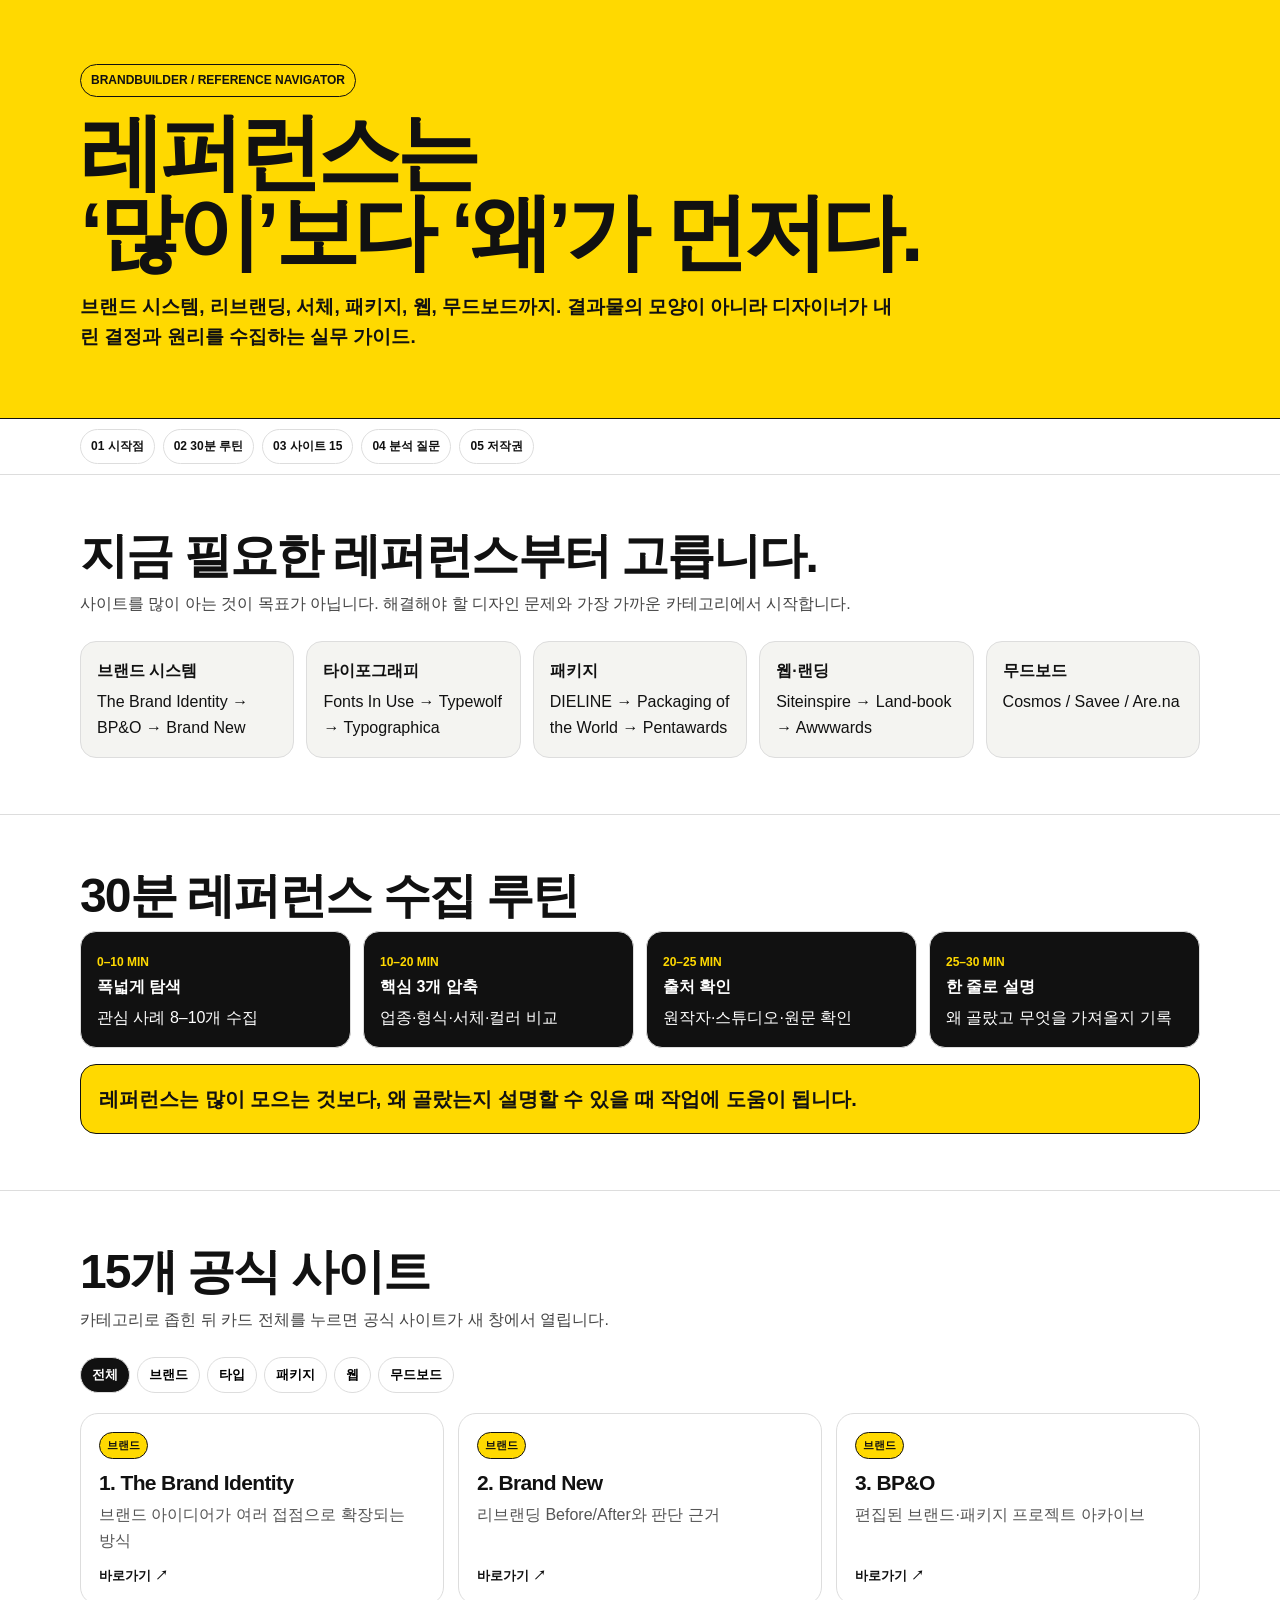
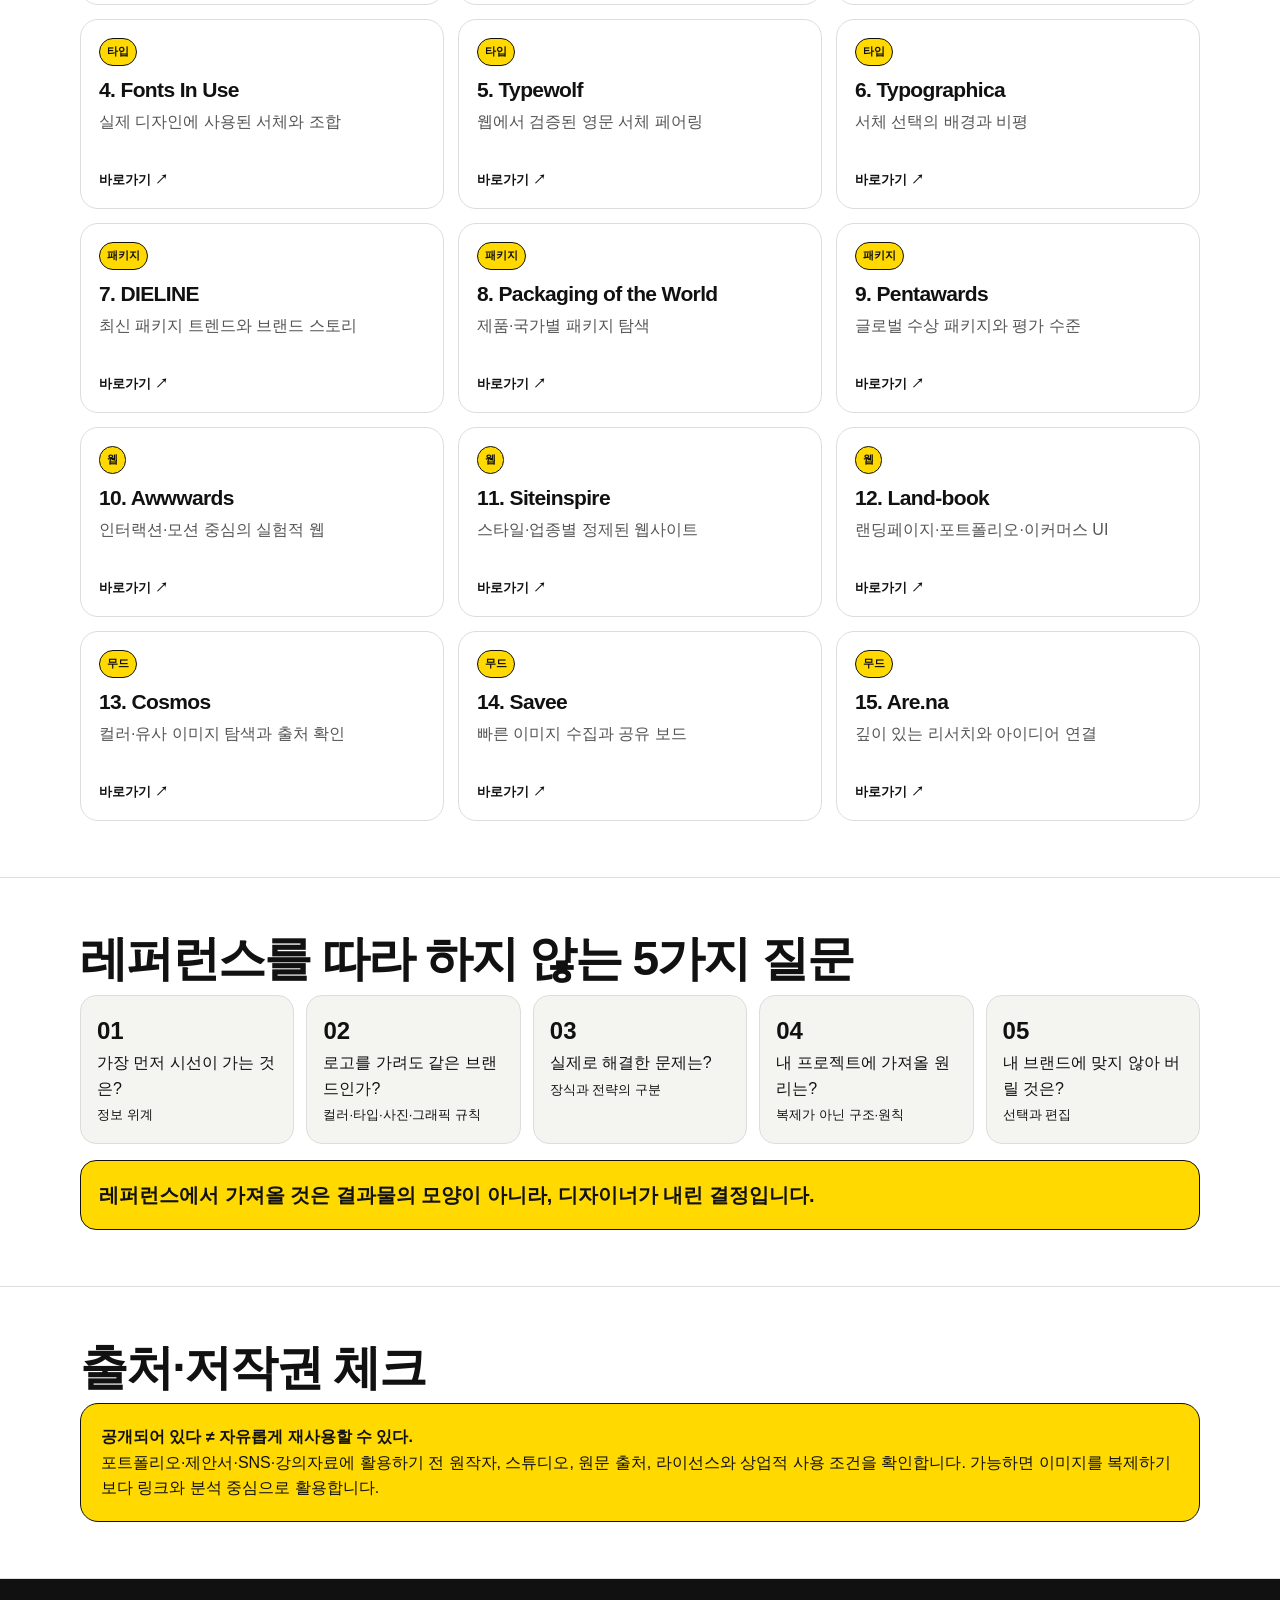
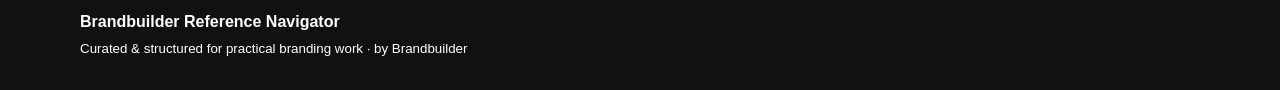
<file: reference-navigator/index.html>
<!doctype html><html lang="ko"><head><meta charset="utf-8"><meta name="viewport" content="width=device-width,initial-scale=1"><title>Brandbuilder Reference Navigator</title><style>:root{--y:#ffd900;--b:#111;--g:#f4f4f1;--l:#ddd}*{box-sizing:border-box}html{scroll-behavior:smooth}body{margin:0;font-family:Pretendard,-apple-system,BlinkMacSystemFont,"Segoe UI",sans-serif;color:var(--b);line-height:1.6}.wrap{width:min(1120px,calc(100% - 28px));margin:auto}header{background:var(--y);padding:64px 0 46px;border-bottom:1px solid #111}.tag{display:inline-block;border:1px solid #111;border-radius:999px;padding:6px 10px;font-size:12px;font-weight:900}h1{font-size:clamp(42px,8vw,84px);line-height:.95;letter-spacing:-.06em;margin:16px 0}header p{max-width:820px;font-size:19px;font-weight:700}nav{position:sticky;top:0;background:#fffE;padding:10px 0;border-bottom:1px solid var(--l);backdrop-filter:blur(10px);z-index:5}nav .wrap{display:flex;gap:8px;overflow:auto}nav a{white-space:nowrap;text-decoration:none;color:#111;border:1px solid var(--l);border-radius:999px;padding:7px 10px;font-size:12px;font-weight:800}section{padding:56px 0;border-bottom:1px solid var(--l)}h2{font-size:clamp(30px,5vw,48px);letter-spacing:-.04em;line-height:1.05;margin:0 0 10px}.lead{max-width:800px;color:#444;margin:0 0 24px}.routes,.steps,.questions{display:grid;gap:12px}.routes{grid-template-columns:repeat(5,1fr)}.route,.step,.q{border:1px solid var(--l);border-radius:16px;padding:16px;background:var(--g)}.route b,.step b{display:block;margin-bottom:6px}.steps{grid-template-columns:repeat(4,1fr)}.step{background:#111;color:#fff}.step em{color:var(--y);font-style:normal;font-weight:900;font-size:12px}.filters{display:flex;gap:7px;flex-wrap:wrap;margin:20px 0}button{border:1px solid var(--l);background:#fff;border-radius:999px;padding:8px 11px;font-weight:800;cursor:pointer}button.on{background:#111;color:#fff}.grid{display:grid;grid-template-columns:repeat(3,1fr);gap:14px}.card{text-decoration:none;color:#111;border:1px solid var(--l);border-radius:18px;padding:18px;min-height:190px;display:flex;flex-direction:column;background:#fff}.card:hover{border-color:#111;box-shadow:0 10px 28px #0001}.card span{align-self:flex-start;background:var(--y);border:1px solid #111;border-radius:999px;padding:4px 7px;font-size:11px;font-weight:900}.card h3{font-size:21px;line-height:1.1;margin:12px 0 8px;letter-spacing:-.03em}.card p{margin:0 0 12px;color:#555}.card b{margin-top:auto;font-size:13px}.questions{grid-template-columns:repeat(5,1fr)}.q strong{font-size:24px;display:block}.quote{margin-top:16px;background:var(--y);border:1px solid #111;border-radius:16px;padding:18px;font-weight:900;font-size:20px}.notice{background:var(--y);border:1px solid #111;border-radius:18px;padding:20px}footer{background:#111;color:#fff;padding:30px 0}.hide{display:none!important}@media(max-width:900px){.routes,.questions{grid-template-columns:repeat(2,1fr)}.steps,.grid{grid-template-columns:repeat(2,1fr)}}@media(max-width:600px){header{padding:46px 0 34px}section{padding:44px 0}.routes,.steps,.grid,.questions{grid-template-columns:1fr}}</style></head><body><header><div class="wrap"><span class="tag">BRANDBUILDER / REFERENCE NAVIGATOR</span><h1>레퍼런스는<br>‘많이’보다 ‘왜’가 먼저다.</h1><p>브랜드 시스템, 리브랜딩, 서체, 패키지, 웹, 무드보드까지. 결과물의 모양이 아니라 디자이너가 내린 결정과 원리를 수집하는 실무 가이드.</p></div></header><nav><div class="wrap"><a href="#start">01 시작점</a><a href="#routine">02 30분 루틴</a><a href="#sites">03 사이트 15</a><a href="#analysis">04 분석 질문</a><a href="#copy">05 저작권</a></div></nav><section id="start"><div class="wrap"><h2>지금 필요한 레퍼런스부터 고릅니다.</h2><p class="lead">사이트를 많이 아는 것이 목표가 아닙니다. 해결해야 할 디자인 문제와 가장 가까운 카테고리에서 시작합니다.</p><div class="routes"><div class="route"><b>브랜드 시스템</b>The Brand Identity → BP&O → Brand New</div><div class="route"><b>타이포그래피</b>Fonts In Use → Typewolf → Typographica</div><div class="route"><b>패키지</b>DIELINE → Packaging of the World → Pentawards</div><div class="route"><b>웹·랜딩</b>Siteinspire → Land-book → Awwwards</div><div class="route"><b>무드보드</b>Cosmos / Savee / Are.na</div></div></div></section><section id="routine"><div class="wrap"><h2>30분 레퍼런스 수집 루틴</h2><div class="steps"><div class="step"><em>0–10 MIN</em><b>폭넓게 탐색</b>관심 사례 8–10개 수집</div><div class="step"><em>10–20 MIN</em><b>핵심 3개 압축</b>업종·형식·서체·컬러 비교</div><div class="step"><em>20–25 MIN</em><b>출처 확인</b>원작자·스튜디오·원문 확인</div><div class="step"><em>25–30 MIN</em><b>한 줄로 설명</b>왜 골랐고 무엇을 가져올지 기록</div></div><div class="quote">레퍼런스는 많이 모으는 것보다, 왜 골랐는지 설명할 수 있을 때 작업에 도움이 됩니다.</div></div></section><section id="sites"><div class="wrap"><h2>15개 공식 사이트</h2><p class="lead">카테고리로 좁힌 뒤 카드 전체를 누르면 공식 사이트가 새 창에서 열립니다.</p><div class="filters"><button class="on" data-f="전체">전체</button><button data-f="브랜드">브랜드</button><button data-f="타입">타입</button><button data-f="패키지">패키지</button><button data-f="웹">웹</button><button data-f="무드">무드보드</button></div><div class="grid"><a class="card" data-c="브랜드" href="https://the-brandidentity.com/" target="_blank" rel="noopener"><span>브랜드</span><h3>1. The Brand Identity</h3><p>브랜드 아이디어가 여러 접점으로 확장되는 방식</p><b>바로가기 ↗</b></a><a class="card" data-c="브랜드" href="https://www.underconsideration.com/brandnew/" target="_blank" rel="noopener"><span>브랜드</span><h3>2. Brand New</h3><p>리브랜딩 Before/After와 판단 근거</p><b>바로가기 ↗</b></a><a class="card" data-c="브랜드" href="https://bpando.org/" target="_blank" rel="noopener"><span>브랜드</span><h3>3. BP&O</h3><p>편집된 브랜드·패키지 프로젝트 아카이브</p><b>바로가기 ↗</b></a><a class="card" data-c="타입" href="https://fontsinuse.com/" target="_blank" rel="noopener"><span>타입</span><h3>4. Fonts In Use</h3><p>실제 디자인에 사용된 서체와 조합</p><b>바로가기 ↗</b></a><a class="card" data-c="타입" href="https://www.typewolf.com/" target="_blank" rel="noopener"><span>타입</span><h3>5. Typewolf</h3><p>웹에서 검증된 영문 서체 페어링</p><b>바로가기 ↗</b></a><a class="card" data-c="타입" href="https://typographica.org/" target="_blank" rel="noopener"><span>타입</span><h3>6. Typographica</h3><p>서체 선택의 배경과 비평</p><b>바로가기 ↗</b></a><a class="card" data-c="패키지" href="https://thedieline.com/" target="_blank" rel="noopener"><span>패키지</span><h3>7. DIELINE</h3><p>최신 패키지 트렌드와 브랜드 스토리</p><b>바로가기 ↗</b></a><a class="card" data-c="패키지" href="https://packagingoftheworld.com/" target="_blank" rel="noopener"><span>패키지</span><h3>8. Packaging of the World</h3><p>제품·국가별 패키지 탐색</p><b>바로가기 ↗</b></a><a class="card" data-c="패키지" href="https://pentawards.com/" target="_blank" rel="noopener"><span>패키지</span><h3>9. Pentawards</h3><p>글로벌 수상 패키지와 평가 수준</p><b>바로가기 ↗</b></a><a class="card" data-c="웹" href="https://www.awwwards.com/" target="_blank" rel="noopener"><span>웹</span><h3>10. Awwwards</h3><p>인터랙션·모션 중심의 실험적 웹</p><b>바로가기 ↗</b></a><a class="card" data-c="웹" href="https://www.siteinspire.com/" target="_blank" rel="noopener"><span>웹</span><h3>11. Siteinspire</h3><p>스타일·업종별 정제된 웹사이트</p><b>바로가기 ↗</b></a><a class="card" data-c="웹" href="https://land-book.com/" target="_blank" rel="noopener"><span>웹</span><h3>12. Land-book</h3><p>랜딩페이지·포트폴리오·이커머스 UI</p><b>바로가기 ↗</b></a><a class="card" data-c="무드" href="https://www.cosmos.so/" target="_blank" rel="noopener"><span>무드</span><h3>13. Cosmos</h3><p>컬러·유사 이미지 탐색과 출처 확인</p><b>바로가기 ↗</b></a><a class="card" data-c="무드" href="https://savee.com/" target="_blank" rel="noopener"><span>무드</span><h3>14. Savee</h3><p>빠른 이미지 수집과 공유 보드</p><b>바로가기 ↗</b></a><a class="card" data-c="무드" href="https://www.are.na/" target="_blank" rel="noopener"><span>무드</span><h3>15. Are.na</h3><p>깊이 있는 리서치와 아이디어 연결</p><b>바로가기 ↗</b></a></div></div></section><section id="analysis"><div class="wrap"><h2>레퍼런스를 따라 하지 않는 5가지 질문</h2><div class="questions"><div class="q"><strong>01</strong>가장 먼저 시선이 가는 것은?<br><small>정보 위계</small></div><div class="q"><strong>02</strong>로고를 가려도 같은 브랜드인가?<br><small>컬러·타입·사진·그래픽 규칙</small></div><div class="q"><strong>03</strong>실제로 해결한 문제는?<br><small>장식과 전략의 구분</small></div><div class="q"><strong>04</strong>내 프로젝트에 가져올 원리는?<br><small>복제가 아닌 구조·원칙</small></div><div class="q"><strong>05</strong>내 브랜드에 맞지 않아 버릴 것은?<br><small>선택과 편집</small></div></div><div class="quote">레퍼런스에서 가져올 것은 결과물의 모양이 아니라, 디자이너가 내린 결정입니다.</div></div></section><section id="copy"><div class="wrap"><h2>출처·저작권 체크</h2><div class="notice"><b>공개되어 있다 ≠ 자유롭게 재사용할 수 있다.</b><br>포트폴리오·제안서·SNS·강의자료에 활용하기 전 원작자, 스튜디오, 원문 출처, 라이선스와 상업적 사용 조건을 확인합니다. 가능하면 이미지를 복제하기보다 링크와 분석 중심으로 활용합니다.</div></div></section><footer><div class="wrap"><b>Brandbuilder Reference Navigator</b><br><small>Curated & structured for practical branding work · by Brandbuilder</small></div></footer><script>const bs=[...document.querySelectorAll('button')],cs=[...document.querySelectorAll('.card')];bs.forEach(b=>b.onclick=()=>{bs.forEach(x=>x.classList.remove('on'));b.classList.add('on');let f=b.dataset.f;cs.forEach(c=>c.classList.toggle('hide',f!='전체'&&c.dataset.c!=f))})</script></body></html>
</file>
